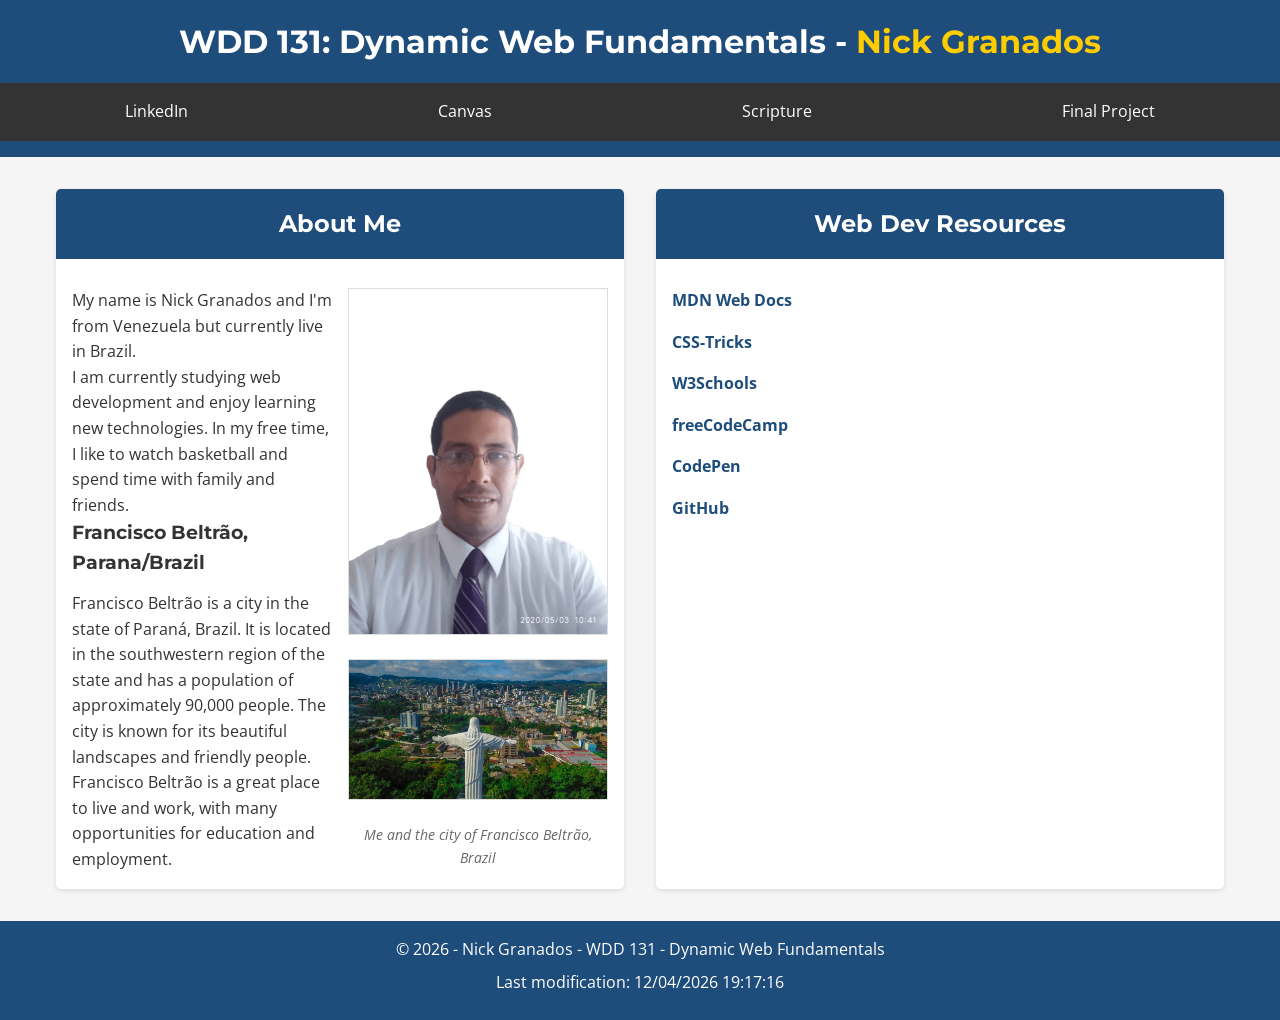
<file: index.html>
<!DOCTYPE html>
<html lang="en">
<head>
    <meta charset="UTF-8">
    <meta name="viewport" content="width=device-width, initial-scale=1.0">
    <title>WDD 131 – Dynamic Web Fundamentals - Nick Granados</title>
    <meta name="description" content="WDD 131 – Dynamic Web Fundamentals - Nick Granados - A collection of web development projects and resources">
    <meta name="author" content="Nick Granados">
    <link rel="stylesheet" href="styles/base.css">
    <link rel="preconnect" href="https://fonts.googleapis.com">
    <link rel="preconnect" href="https://fonts.gstatic.com" crossorigin>
    <link href="https://fonts.googleapis.com/css2?family=Montserrat:wght@400;700&family=Open+Sans&display=swap" rel="stylesheet">
    <script src="scripts/getdates.js" defer></script>
</head>
<body>
    <header>
        <h1>WDD 131: Dynamic Web Fundamentals - <span class="highlight">Nick Granados</span></h1>
        <nav>
            <a href="https://www.linkedin.com/in/nick-granados/" target="_blank">LinkedIn</a>
            <a href="https://byupw.instructure.com/" target="_blank">Canvas</a>
            <a href="https://www.churchofjesuschrist.org/study/scriptures/bofm/1-ne/3?lang=eng&id=p7#p7" target="_blank">Scripture</a>
            <a href="final-project/" target="_blank">Final Project</a>
        </nav>
    </header>
    <main>
        <section class="card">
            <h2>About Me</h2>
            <div class="card-content">
                <div class="text-content">
                    <p>My name is Nick Granados and I'm from Venezuela but currently live in Brazil.</p>
                    <p>I am currently studying web development and enjoy learning new technologies. In my free time, I like to watch basketball and spend time with family and friends.</p>

                    <h3>Francisco Beltrão, Parana/Brazil</h3>

                    <p>Francisco Beltrão is a city in the state of Paraná, Brazil. It is located in the southwestern region of the state and has a population of approximately 90,000 people. The city is known for its beautiful landscapes and friendly people. Francisco Beltrão is a great place to live and work, with many opportunities for education and employment.</p>
                </div>
                <div class="image-container">
                    <img src="images/profile.png" alt="Me">
                    <img src="images/fco-beltr.jpg" alt="My hometown/country">
                    <p class="caption">Me and the city of Francisco Beltrão, Brazil</p>
                </div>
            </div>
        </section>

        <section class="card">
            <h2>Web Dev Resources</h2>
            <div class="resource-links">
                <ul>
                    <li><a href="https://developer.mozilla.org/" target="_blank">MDN Web Docs</a></li>
                    <li><a href="https://css-tricks.com/" target="_blank">CSS-Tricks</a></li>
                    <li><a href="https://www.w3schools.com/" target="_blank">W3Schools</a></li>
                    <li><a href="https://www.freecodecamp.org/" target="_blank">freeCodeCamp</a></li>
                    <li><a href="https://codepen.io/" target="_blank">CodePen</a></li>
                    <li><a href="https://github.com/" target="_blank">GitHub</a></li>
                </ul>
            </div>
        </section>
    </main>
    <footer>
        &copy; <span id="currentyear"></span> - Nick Granados - WDD 131 - Dynamic Web Fundamentals
        <p id="lastModified"></p>
    </footer>
</body>
</html>
</file>
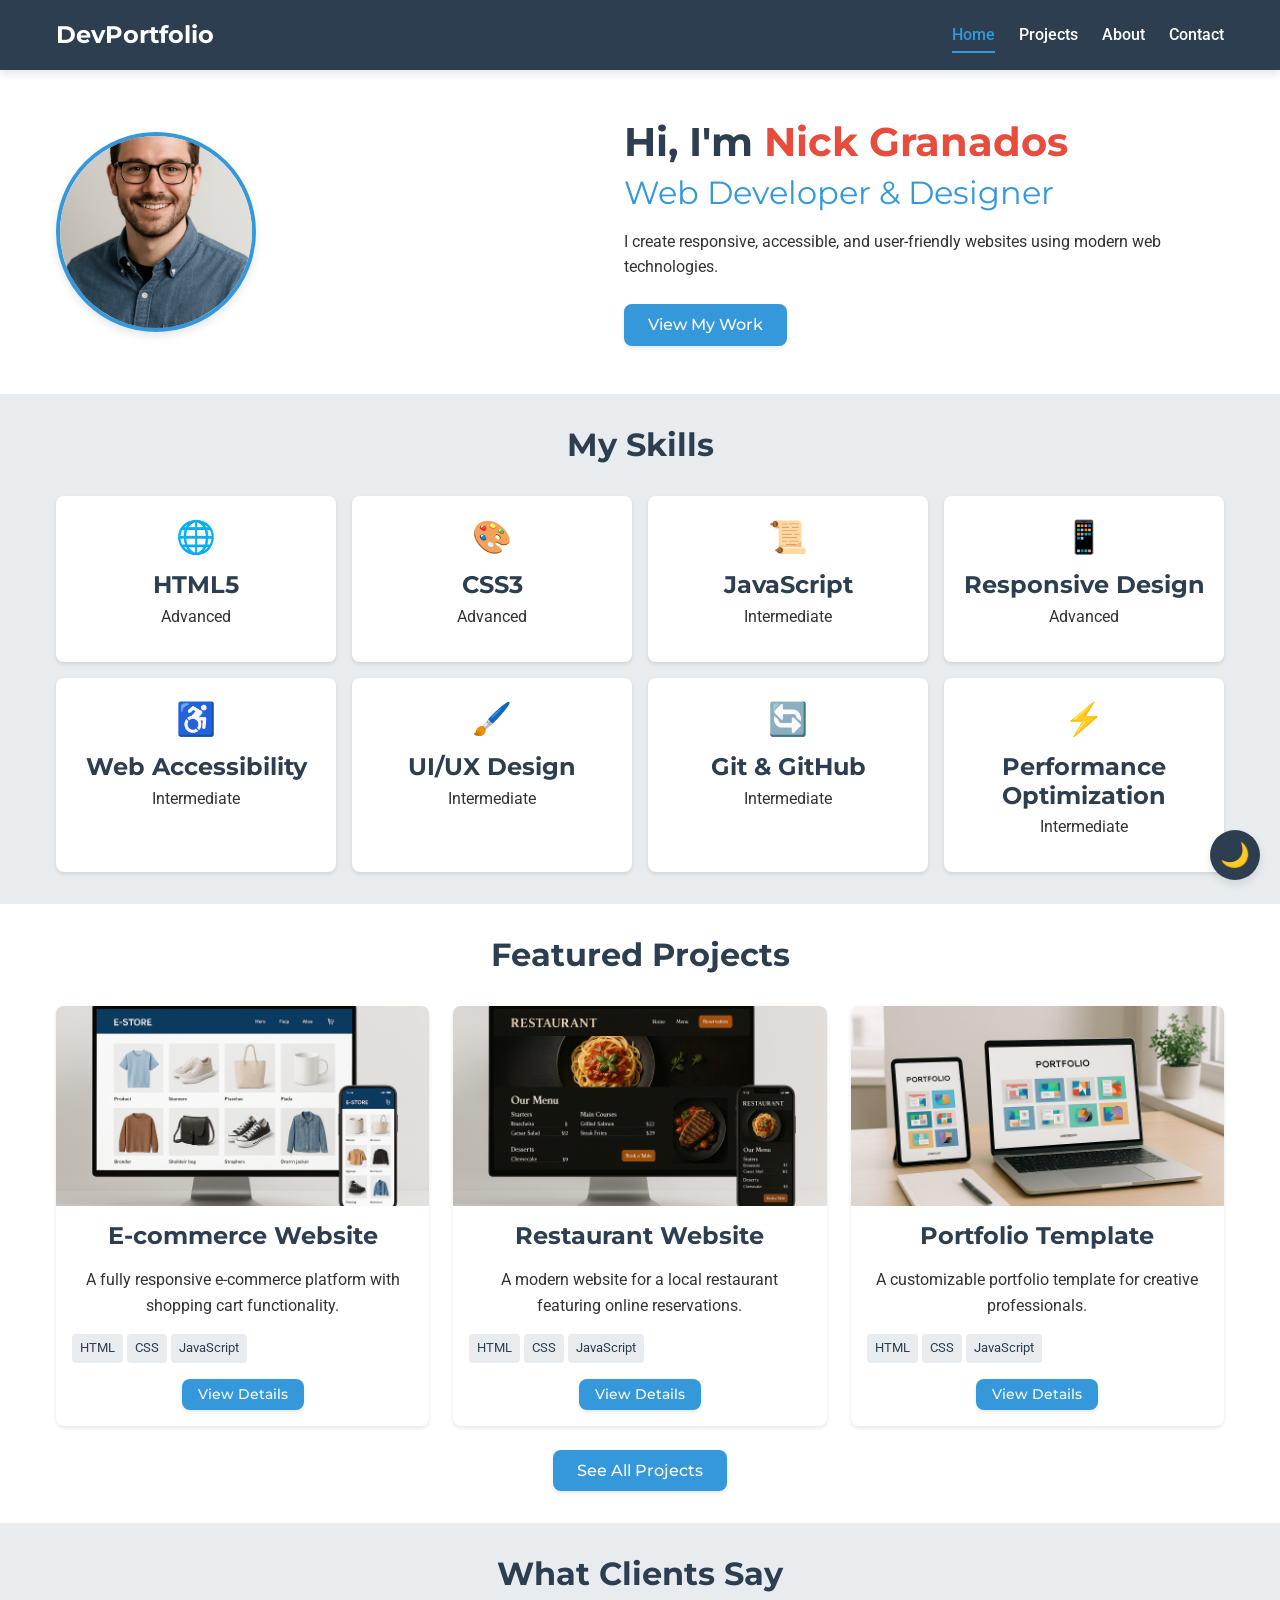
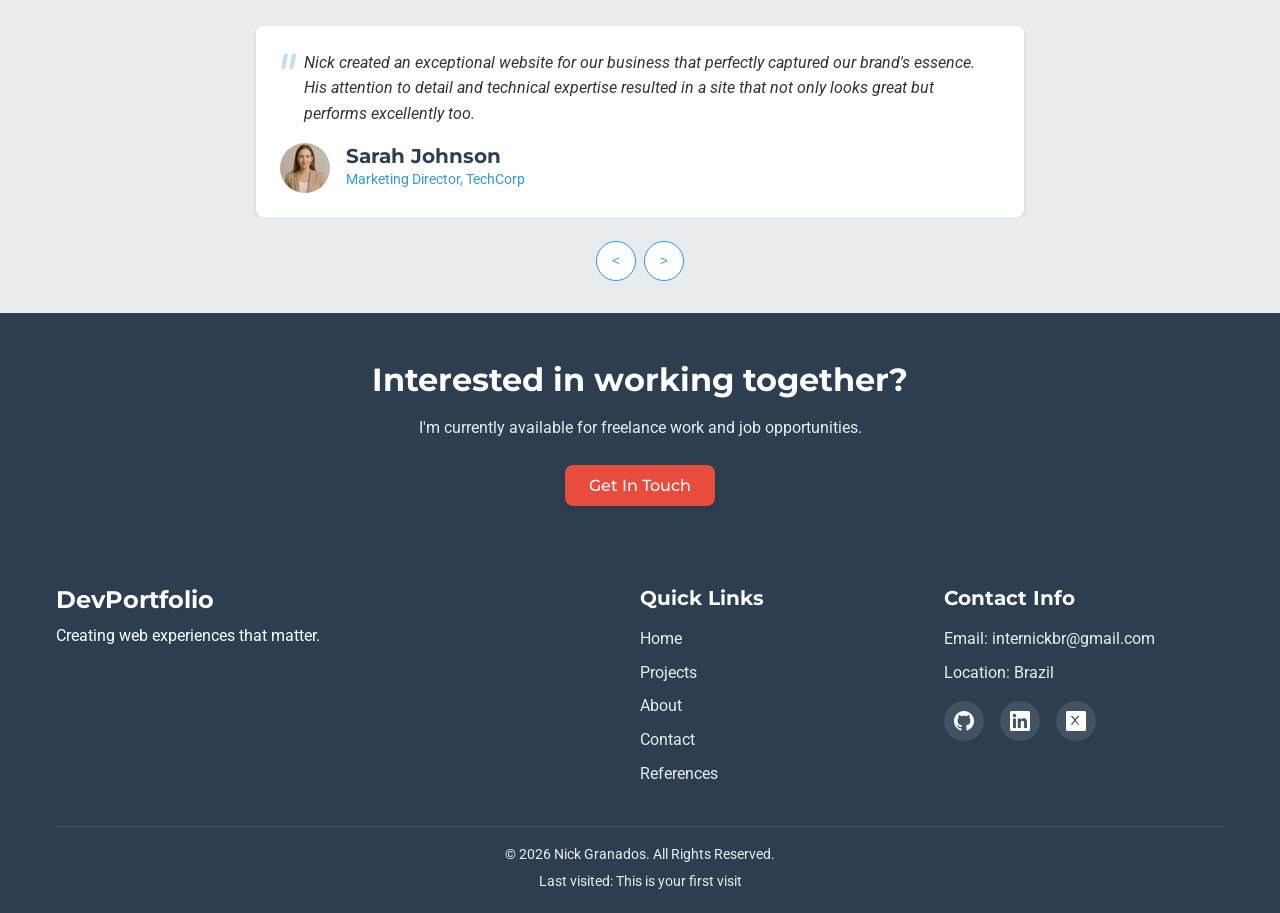
<file: nick-granados/index.html>
<!DOCTYPE html>
<html lang="en">
<head>
    <meta charset="UTF-8">
    <meta name="viewport" content="width=device-width, initial-scale=1.0">
    <meta name="description" content="Nick Granados - Web Developer Portfolio showcasing projects, skills, and experience">
    <title>Nick Granados | Web Developer Portfolio</title>
    <link rel="preconnect" href="https://fonts.googleapis.com">
    <link rel="preconnect" href="https://fonts.gstatic.com" crossorigin>
    <link href="https://fonts.googleapis.com/css2?family=Montserrat:wght@400;700&family=Roboto:wght@300;400;700&display=swap" rel="stylesheet">
    <link rel="stylesheet" href="css/styles.css">
    <script src="js/main.js" defer></script>
</head>
<body>
    <header>
        <div class="container">
            <div class="logo">
                <a href="index.html">DevPortfolio</a>
            </div>
            <nav>
                <button class="hamburger" id="hamburger">
                    <span class="bar"></span>
                    <span class="bar"></span>
                    <span class="bar"></span>
                </button>
                <ul class="nav-menu" id="nav-menu">
                    <li><a href="index.html" class="active">Home</a></li>
                    <li><a href="projects.html">Projects</a></li>
                    <li><a href="about.html">About</a></li>
                    <li><a href="contact.html">Contact</a></li>
                </ul>
            </nav>
        </div>
    </header>

    <main>
        <section class="hero">
            <div class="container">
                <div class="hero-content">
                    <div class="hero-image">
                        <img src="images/profile.png" alt="Nick Granados" loading="eager">
                    </div>
                    <div class="hero-text">
                        <h1>Hi, I'm <span class="accent">Nick Granados</span></h1>
                        <h2>Web Developer & Designer</h2>
                        <p>I create responsive, accessible, and user-friendly websites using modern web technologies.</p>
                        <a href="projects.html" class="btn">View My Work</a>
                    </div>
                </div>
            </div>
        </section>

        <section class="skills">
            <div class="container">
                <h2>My Skills</h2>
                <div class="skills-container" id="skills-container">
                    <!-- Skills will be added dynamically using JavaScript -->
                </div>
            </div>
        </section>

        <section class="featured-projects">
            <div class="container">
                <h2>Featured Projects</h2>
                <div class="project-cards">
                    <div class="project-card">
                        <img src="images/project1.png" alt="E-commerce Website Project" loading="lazy">
                        <h3>E-commerce Website</h3>
                        <p>A fully responsive e-commerce platform with shopping cart functionality.</p>
                        <div class="project-tags">
                            <span>HTML</span>
                            <span>CSS</span>
                            <span>JavaScript</span>
                        </div>
                        <a href="projects.html#project1" class="btn btn-sm">View Details</a>
                    </div>
                    <div class="project-card">
                        <img src="images/project2.png" alt="Restaurant Website Project" loading="lazy">
                        <h3>Restaurant Website</h3>
                        <p>A modern website for a local restaurant featuring online reservations.</p>
                        <div class="project-tags">
                            <span>HTML</span>
                            <span>CSS</span>
                            <span>JavaScript</span>
                        </div>
                        <a href="projects.html#project2" class="btn btn-sm">View Details</a>
                    </div>
                    <div class="project-card">
                        <img src="images/project3.png" alt="Portfolio Template Project" loading="lazy">
                        <h3>Portfolio Template</h3>
                        <p>A customizable portfolio template for creative professionals.</p>
                        <div class="project-tags">
                            <span>HTML</span>
                            <span>CSS</span>
                            <span>JavaScript</span>
                        </div>
                        <a href="projects.html#project3" class="btn btn-sm">View Details</a>
                    </div>
                </div>
                <div class="center-btn">
                    <a href="projects.html" class="btn">See All Projects</a>
                </div>
            </div>
        </section>

        <section class="testimonials">
            <div class="container">
                <h2>What Clients Say</h2>
                <div class="testimonial-slider" id="testimonial-slider">
                    <!-- Testimonials will be added dynamically using JavaScript -->
                </div>
                <div class="slider-controls">
                    <button id="prev-testimonial" aria-label="Previous testimonial">&lt;</button>
                    <button id="next-testimonial" aria-label="Next testimonial">&gt;</button>
                </div>
            </div>
        </section>

        <section class="cta">
            <div class="container">
                <h2>Interested in working together?</h2>
                <p>I'm currently available for freelance work and job opportunities.</p>
                <a href="contact.html" class="btn btn-accent">Get In Touch</a>
            </div>
        </section>
    </main>

    <footer>
        <div class="container">
            <div class="footer-content">
                <div class="footer-logo">
                    <h3>DevPortfolio</h3>
                    <p>Creating web experiences that matter.</p>
                </div>
                <div class="footer-links">
                    <h4>Quick Links</h4>
                    <ul>
                        <li><a href="index.html">Home</a></li>
                        <li><a href="projects.html">Projects</a></li>
                        <li><a href="about.html">About</a></li>
                        <li><a href="contact.html">Contact</a></li>
                        <li><a href="references.html">References</a></li>
                    </ul>
                </div>
                <div class="footer-contact">
                    <h4>Contact Info</h4>
                    <p>Email: internickbr@gmail.com</p>
                    <p>Location: Brazil</p>
                    <div class="social-links">
                        <a href="#" aria-label="GitHub profile"><img src="images/github.svg" alt="GitHub"></a>
                        <a href="#" aria-label="LinkedIn profile"><img src="images/linkedin.svg" alt="LinkedIn"></a>
                        <a href="#" aria-label="Twitter profile"><img src="images/twitter.svg" alt="Twitter"></a>
                    </div>
                </div>
            </div>
            <div class="footer-bottom">
                <p>&copy; <span id="current-year"></span> Nick Granados. All Rights Reserved.</p>
                <p>Last visited: <span id="last-visit"></span></p>
            </div>
        </div>
    </footer>

    <div id="theme-toggle" class="theme-toggle">
        <span class="theme-icon light-icon">☀️</span>
        <span class="theme-icon dark-icon">🌙</span>
    </div>
</body>
</html>
</file>
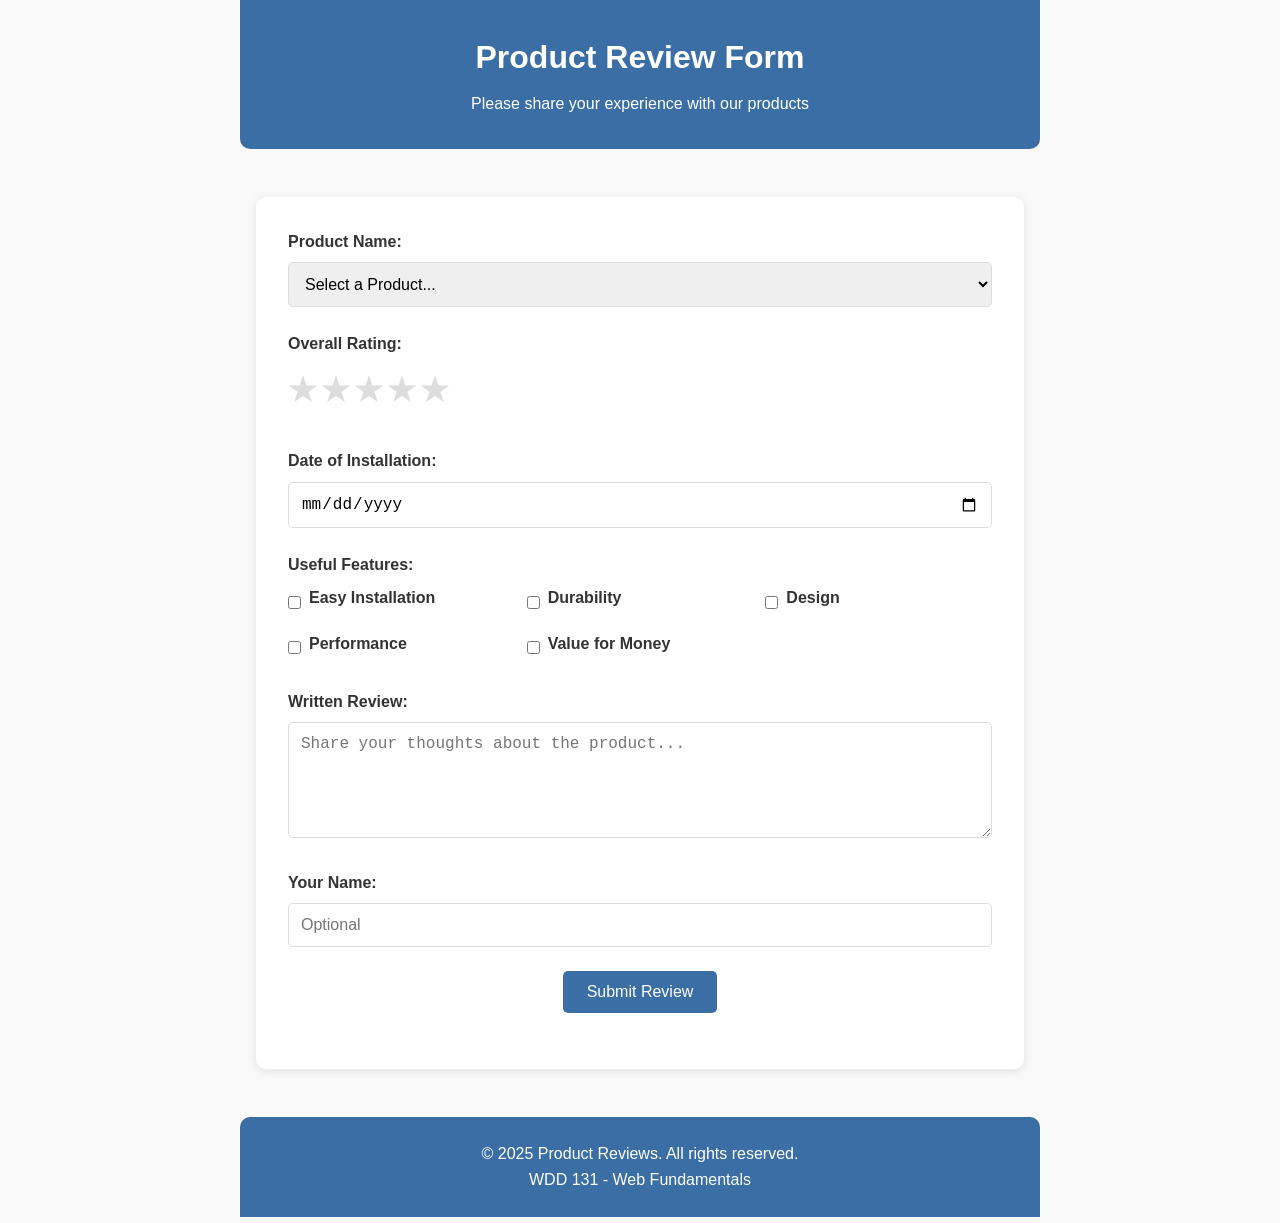
<file: form.html>
<!DOCTYPE html>
<html lang="en">
<head>
    <meta charset="UTF-8">
    <meta name="viewport" content="width=device-width, initial-scale=1.0">
    <meta name="description" content="Product Review Form">
    <meta name="author" content="Nick Granados">
    <link rel="stylesheet" href="css/styles.css">
    <title>Product Review Form</title>
</head>
<body>
    <header>
        <h1>Product Review Form</h1>
        <p>Please share your experience with our products</p>
    </header>
    <main>
        <form method="get" action="review.html">
            <div class="form-group">
                <label for="product">Product Name:</label>
                <select id="product" name="product" required>
                    <option value="" disabled selected>Select a Product...</option>
                    <!-- Options will be populated with JavaScript -->
                </select>
            </div>

            <div class="form-group">
                <label for="star5">Overall Rating:</label>
                <div class="rating">
                    <input type="radio" id="star5" name="rating" value="5" required>
                    <label for="star5" class="star-label">&#9733;</label>

                    <input type="radio" id="star4" name="rating" value="4">
                    <label for="star4" class="star-label">&#9733;</label>

                    <input type="radio" id="star3" name="rating" value="3">
                    <label for="star3" class="star-label">&#9733;</label>

                    <input type="radio" id="star2" name="rating" value="2">
                    <label for="star2" class="star-label">&#9733;</label>

                    <input type="radio" id="star1" name="rating" value="1">
                    <label for="star1" class="star-label">&#9733;</label>
                </div>
            </div>

            <div class="form-group">
                <label for="installDate">Date of Installation:</label>
                <input type="date" id="installDate" name="installDate" required>
            </div>

            <div class="form-group">
                <label for="feature1">Useful Features:</label>
                <div class="checkboxes">
                    <div class="checkbox-item">
                        <input type="checkbox" id="feature1" name="features" value="Easy Installation">
                        <label for="feature1">Easy Installation</label>
                    </div>
                    <div class="checkbox-item">
                        <input type="checkbox" id="feature2" name="features" value="Durability">
                        <label for="feature2">Durability</label>
                    </div>
                    <div class="checkbox-item">
                        <input type="checkbox" id="feature3" name="features" value="Design">
                        <label for="feature3">Design</label>
                    </div>
                    <div class="checkbox-item">
                        <input type="checkbox" id="feature4" name="features" value="Performance">
                        <label for="feature4">Performance</label>
                    </div>
                    <div class="checkbox-item">
                        <input type="checkbox" id="feature5" name="features" value="Value for Money">
                        <label for="feature5">Value for Money</label>
                    </div>
                </div>
            </div>

            <div class="form-group">
                <label for="review">Written Review:</label>
                <textarea id="review" name="review" rows="5" placeholder="Share your thoughts about the product..."></textarea>
            </div>

            <div class="form-group">
                <label for="username">Your Name:</label>
                <input type="text" id="username" name="username" placeholder="Optional">
            </div>

            <div class="form-group submit-group">
                <input type="submit" value="Submit Review" class="submit-btn">
            </div>
        </form>
    </main>
    <footer>
        <p>&copy; 2025 Product Reviews. All rights reserved.</p>
        <p>WDD 131 - Web Fundamentals</p>
    </footer>
    <script src="js/form.js"></script>
</body>
</html>
</file>
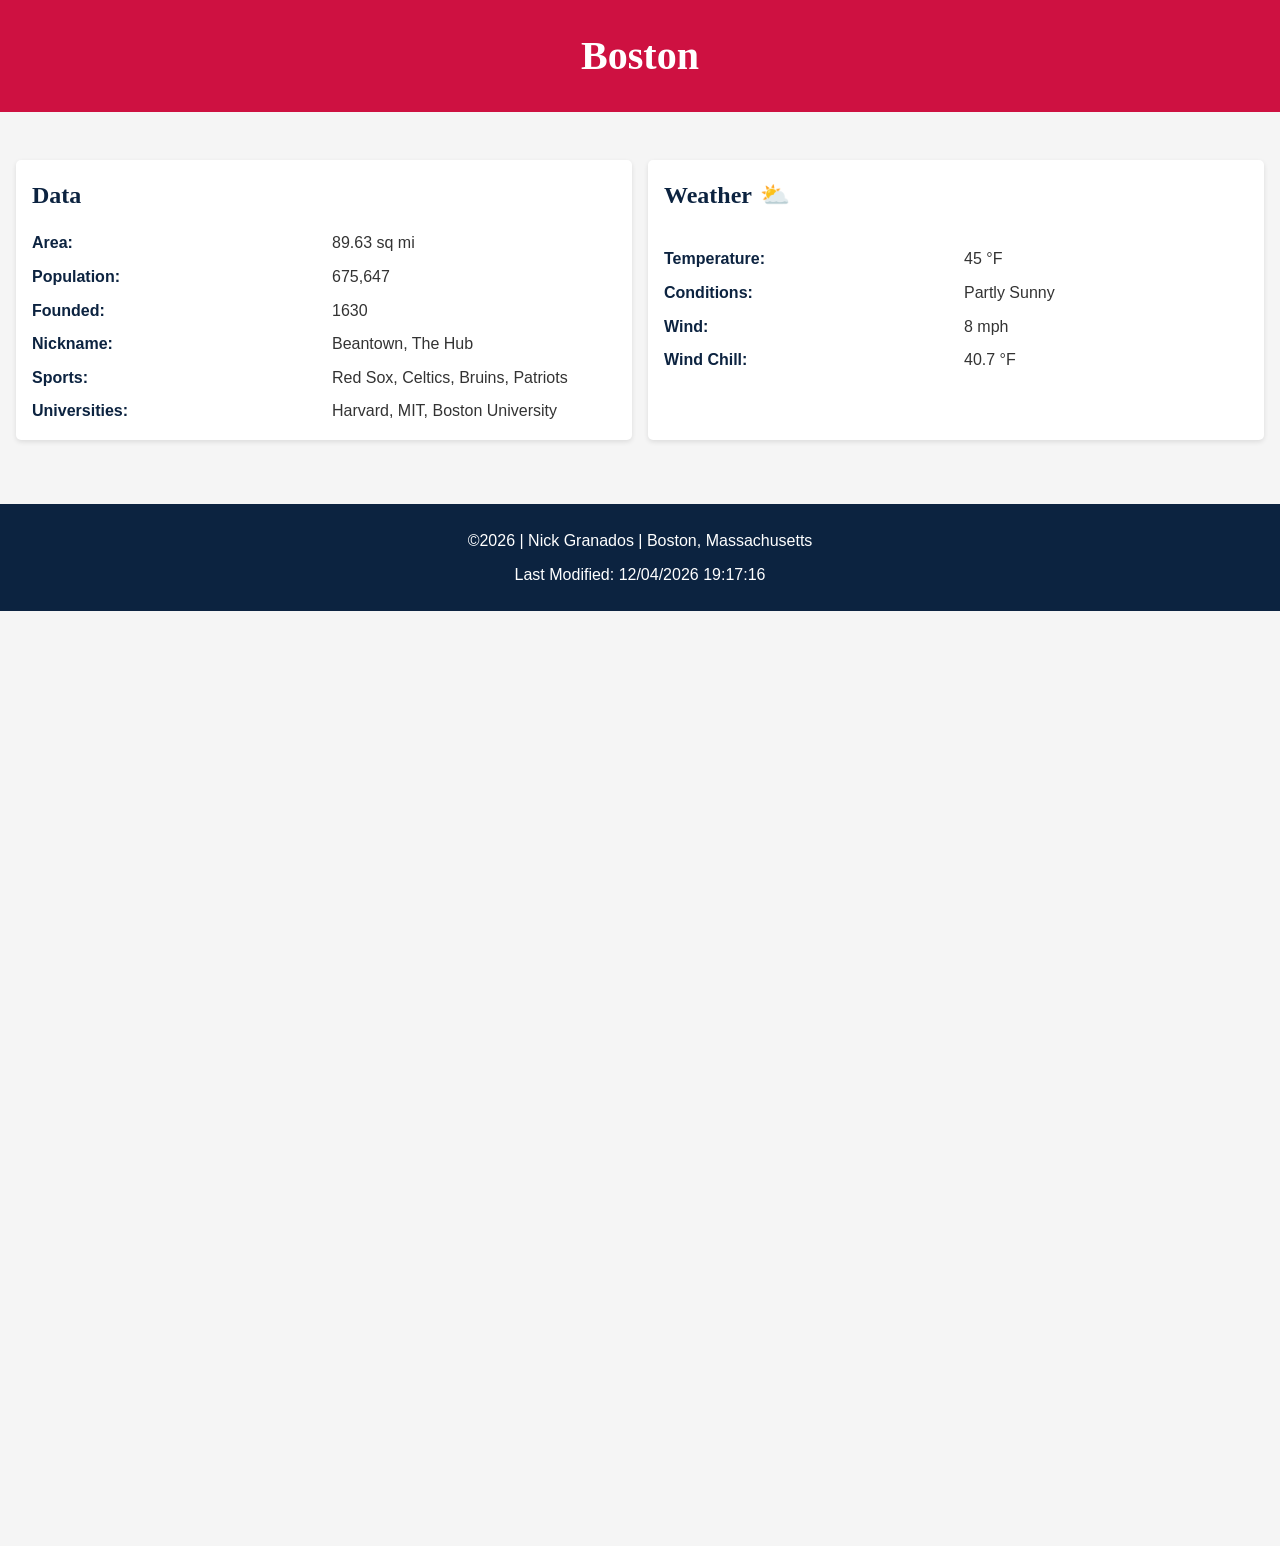
<file: place.html>
<!DOCTYPE html>
<html lang="en">
<head>
    <meta charset="UTF-8">
    <meta name="viewport" content="width=device-width, initial-scale=1.0">
    <title>Boston - The Hub of Massachusetts</title>
    <link rel="stylesheet" href="styles/place.css">
    <script src="scripts/place.js" defer></script>
</head>
<body>
    <header>
        <h1>Boston</h1>
    </header>

    <main>
        <div class="hero">
            <picture>
                <source media="(max-width: 600px)" srcset="images/boston-small.webp 600w" type="image/webp">
                <source media="(min-width: 601px)" srcset="images/boston-large.webp 1200w" type="image/webp">
                <img src="images/boston-large.webp" alt="Boston skyline with harbor view">
            </picture>
        </div>

        <section class="data-section">
            <h2>Data</h2>
            <div class="data-grid">
                <p>Area:</p><p>89.63 sq mi</p>
                <p>Population:</p><p>675,647</p>
                <p>Founded:</p><p>1630</p>
                <p>Nickname:</p><p>Beantown, The Hub</p>
                <p>Sports:</p><p>Red Sox, Celtics, Bruins, Patriots</p>
                <p>Universities:</p><p>Harvard, MIT, Boston University</p>
            </div>
        </section>

        <section class="weather-section">
            <h2>Weather</h2>
            <div class="weather-icon">
                <svg class="mobile-icon" xmlns="http://www.w3.org/2000/svg" width="48" height="48" viewBox="0 0 24 24">
                    <path d="M4.069 13h-4.069v-2h4.069c-.041.328-.069.661-.069 1s.028.672.069 1zm3.034-7.312l-2.881-2.881-1.414 1.414 2.881 2.881c.411-.529.885-1.003 1.414-1.414zm11.209 1.414l2.881-2.881-1.414-1.414-2.881 2.881c.528.411 1.002.886 1.414 1.414zm-6.312-3.102c.339 0 .672.028 1 .069v-4.069h-2v4.069c.328-.041.661-.069 1-.069zm0 16c-.339 0-.672-.028-1-.069v4.069h2v-4.069c-.328.041-.661.069-1 .069zm7.931-9c.041.328.069.661.069 1s-.028.672-.069 1h4.069v-2h-4.069zm-3.033 7.312l2.88 2.88 1.415-1.414-2.88-2.88c-.412.528-.886 1.002-1.415 1.414zm-11.21-1.415l-2.88 2.88 1.414 1.414 2.88-2.88c-.528-.411-1.003-.885-1.414-1.414zm2.312-4.897c0 2.206 1.794 4 4 4s4-1.794 4-4-1.794-4-4-4-4 1.794-4 4zm10 0c0 3.314-2.686 6-6 6s-6-2.686-6-6 2.686-6 6-6 6 2.686 6 6z"/>
                </svg>
            </div>
            <div class="weather-data">
                <p>Temperature:</p><p>45 °F</p>
                <p>Conditions:</p><p>Partly Sunny</p>
                <p>Wind:</p><p>8 mph</p>
                <p>Wind Chill:</p><p id="windchill">Calculating...</p>
            </div>
        </section>
    </main>

    <footer>
        <p>&copy;<span id="year"></span> | Nick Granados | Boston, Massachusetts</p>
        <p>Last Modified: <span id="lastModified"></span></p>
    </footer>
</body>
</html>
</file>
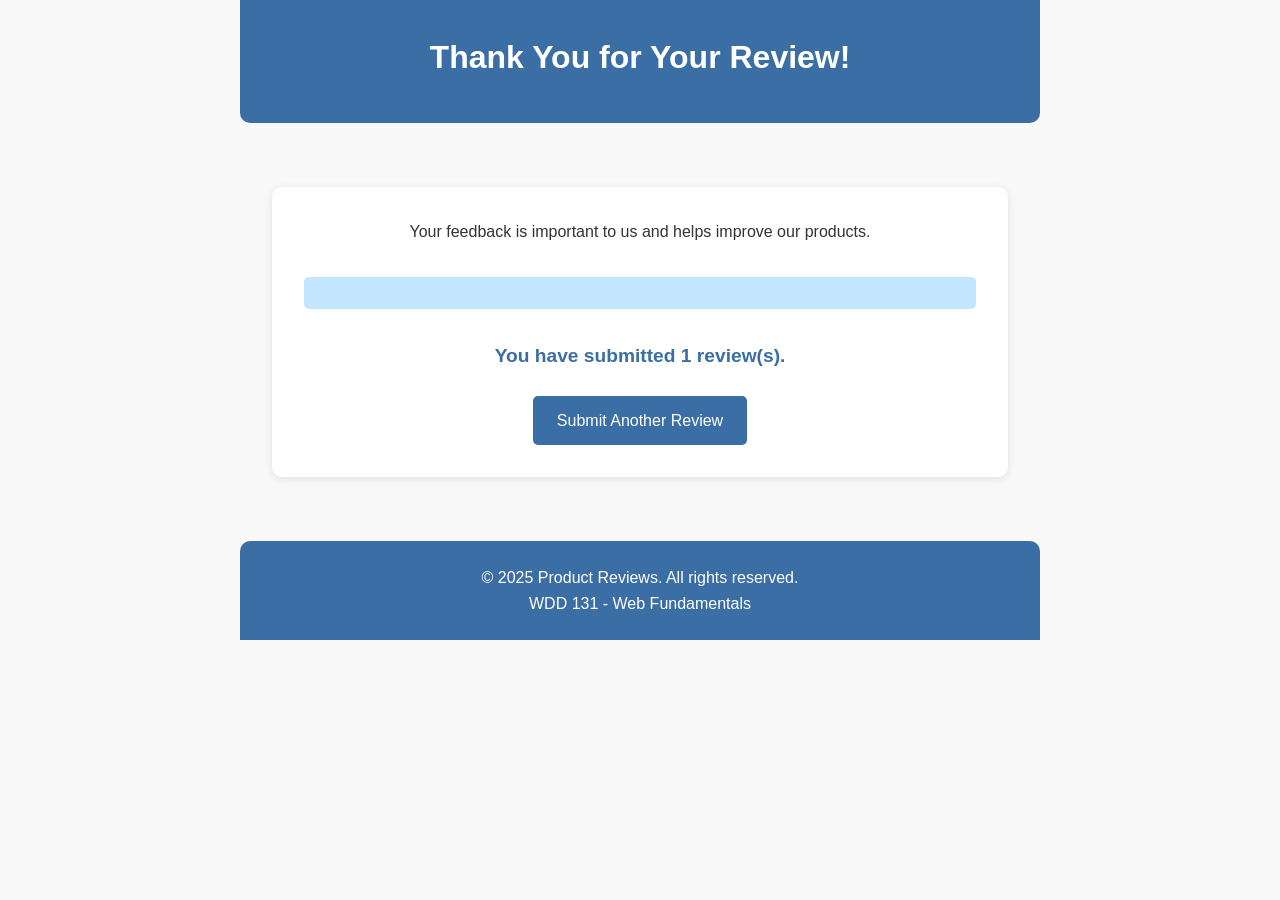
<file: review.html>
<!DOCTYPE html>
<html lang="en">
<head>
    <meta charset="UTF-8">
    <meta name="viewport" content="width=device-width, initial-scale=1.0">
    <meta name="description" content="Product Review Confirmation">
    <meta name="author" content="Nick Granados">
    <link rel="stylesheet" href="css/styles.css">
    <title>Review Confirmation</title>
</head>
<body>
    <header>
        <h1>Thank You for Your Review!</h1>
    </header>
    <main class="confirmation">
        <div class="confirmation-content">
            <p>Your feedback is important to us and helps improve our products.</p>
            <div id="reviewDetails">
                <!-- Review details will be inserted here by JavaScript -->
            </div>
            <div class="counter-section">
                <p>You have submitted <span id="reviewCount">0</span> review(s).</p>
            </div>
            <div class="return-link">
                <a href="form.html" class="button">Submit Another Review</a>
            </div>
        </div>
    </main>
    <footer>
        <p>&copy; 2025 Product Reviews. All rights reserved.</p>
        <p>WDD 131 - Web Fundamentals</p>
    </footer>
    <script src="js/review.js"></script>
</body>
</html>
</file>
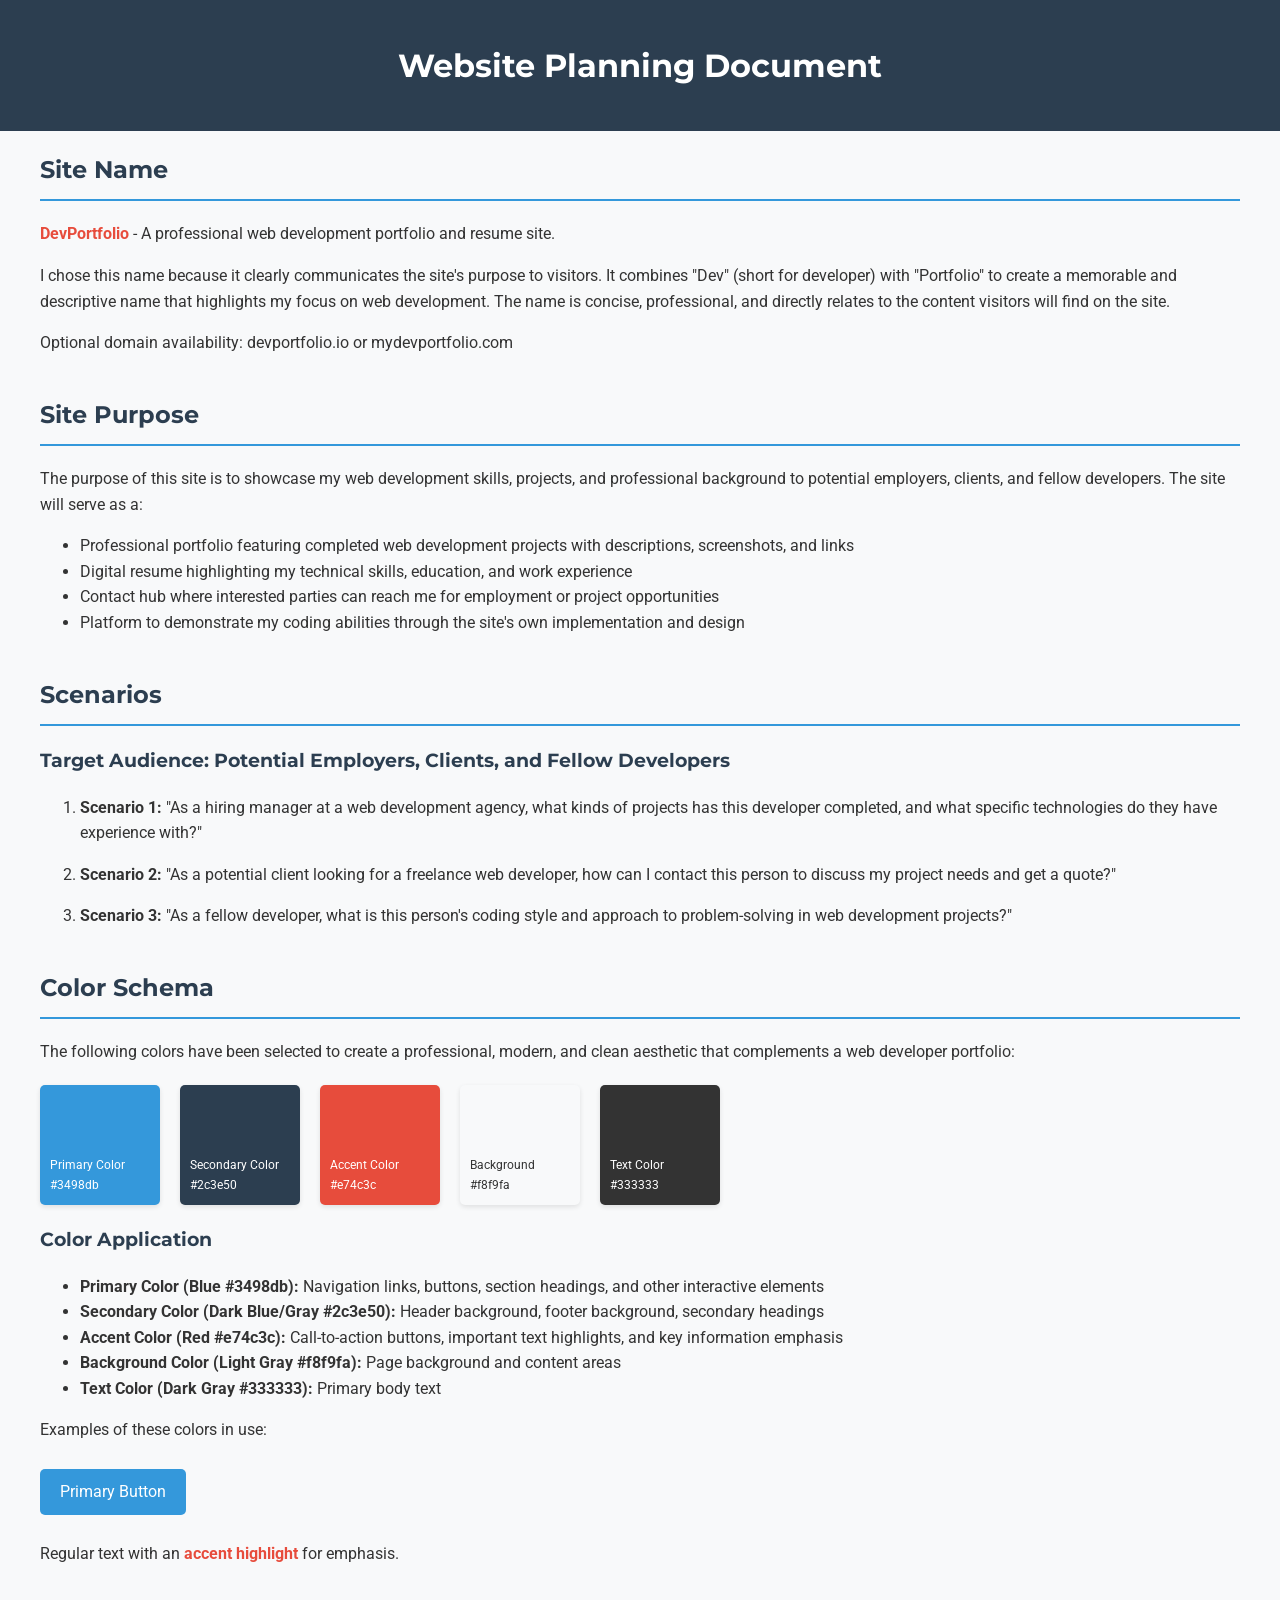
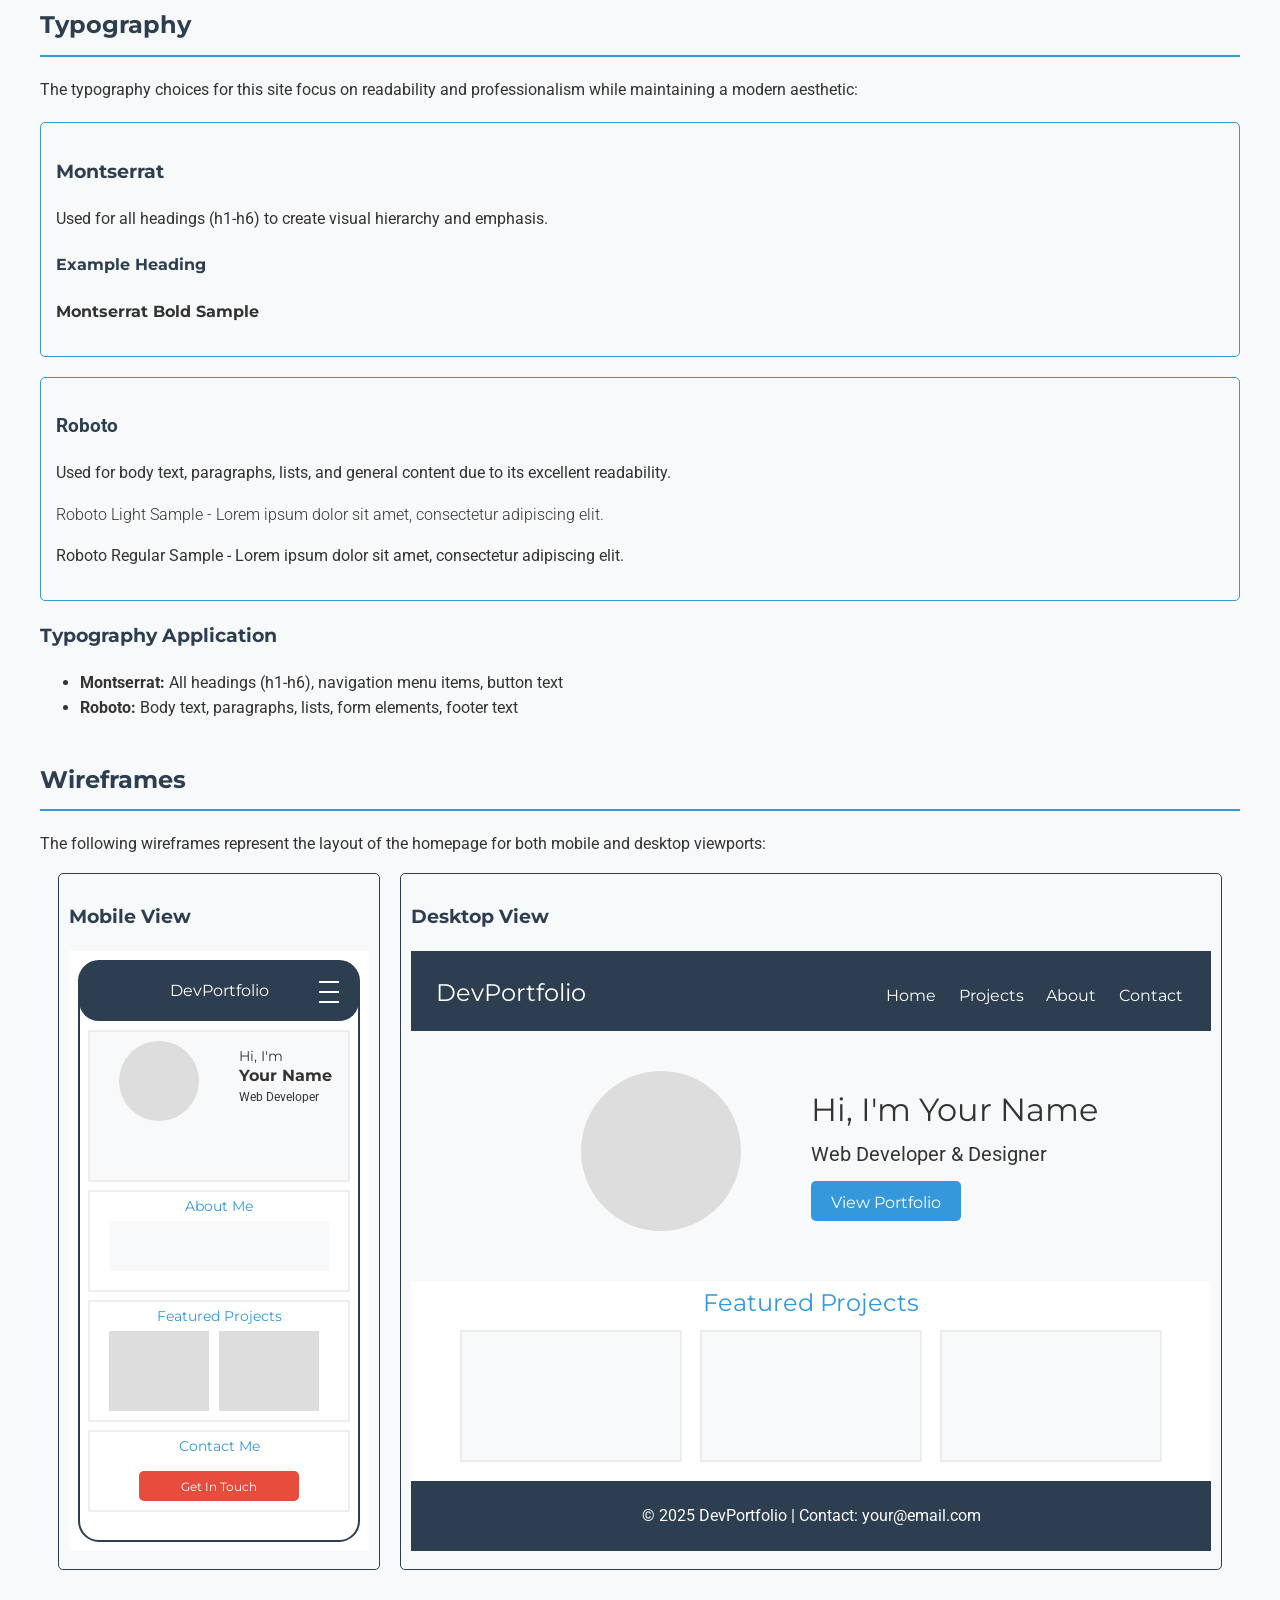
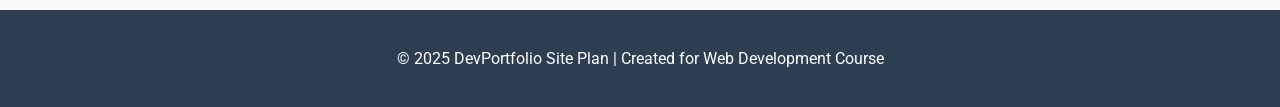
<file: siteplan.html>
<!DOCTYPE html>
<html lang="en">
<head>
    <meta charset="UTF-8">
    <meta name="viewport" content="width=device-width, initial-scale=1.0">
    <title>Portfolio Site Plan</title>
    <link rel="preconnect" href="https://fonts.googleapis.com">
    <link rel="preconnect" href="https://fonts.gstatic.com" crossorigin>
    <link href="https://fonts.googleapis.com/css2?family=Montserrat:wght@400;700&family=Roboto:wght@300;400;700&display=swap" rel="stylesheet">
    <style>
        /* Color Schema */
        :root {
            --primary-color: #3498db; /* Blue */
            --secondary-color: #2c3e50; /* Dark Blue/Gray */
            --accent-color: #e74c3c; /* Red */
            --background-color: #f8f9fa; /* Light Gray */
            --text-color: #333333; /* Dark Gray */
        }

        /* Typography */
        body {
            font-family: 'Roboto', sans-serif;
            line-height: 1.6;
            color: var(--text-color);
            background-color: var(--background-color);
            margin: 0;
            padding: 0;
        }

        h1, h2, h3, h4, h5, h6 {
            font-family: 'Montserrat', sans-serif;
            color: var(--secondary-color);
        }

        h1 {
            text-align: center;
            color: var(--primary-color);
            padding: 20px 0;
            margin-top: 0;
        }

        h2 {
            border-bottom: 2px solid var(--primary-color);
            padding-bottom: 10px;
        }

        /* Layout */
        .container {
            max-width: 1200px;
            margin: 0 auto;
            padding: 0 20px;
        }

        header {
            background-color: var(--secondary-color);
            color: white;
            padding: 20px 0;
            text-align: center;
        }

        header h1 {
            color: white;
            margin: 0;
        }

        main {
            padding: 20px 0;
        }

        section {
            margin-bottom: 40px;
        }

        /* Wireframes */
        .wireframes {
            display: flex;
            flex-wrap: wrap;
            gap: 20px;
            justify-content: center;
        }

        .wireframe {
            border: 1px solid var(--secondary-color);
            border-radius: 5px;
            padding: 10px;
            max-width: 100%;
        }

        .wireframe img {
            max-width: 100%;
            height: auto;
        }

        /* Color Swatches */
        .color-swatches {
            display: flex;
            flex-wrap: wrap;
            gap: 20px;
            margin: 20px 0;
        }

        .color-swatch {
            width: 100px;
            height: 100px;
            border-radius: 5px;
            box-shadow: 0 2px 5px rgba(0,0,0,0.1);
            display: flex;
            flex-direction: column;
            justify-content: flex-end;
            padding: 10px;
            color: white;
            font-size: 12px;
        }

        /* Font Samples */
        .font-sample {
            margin: 20px 0;
            padding: 15px;
            border: 1px solid var(--primary-color);
            border-radius: 5px;
        }

        /* Accent Elements */
        .accent {
            color: var(--accent-color);
            font-weight: bold;
        }

        /* Button Styling */
        .btn {
            display: inline-block;
            background-color: var(--primary-color);
            color: white;
            padding: 10px 20px;
            border-radius: 5px;
            text-decoration: none;
            margin: 10px 0;
            transition: background-color 0.3s;
        }

        .btn:hover {
            background-color: var(--secondary-color);
        }
    </style>
</head>
<body>
    <header>
        <div class="container">
            <h1>Website Planning Document</h1>
        </div>
    </header>

    <main class="container">
        <section id="site-name">
            <h2>Site Name</h2>
            <p><strong class="accent">DevPortfolio</strong> - A professional web development portfolio and resume site.</p>
            <p>I chose this name because it clearly communicates the site's purpose to visitors. It combines "Dev" (short for developer) with "Portfolio" to create a memorable and descriptive name that highlights my focus on web development. The name is concise, professional, and directly relates to the content visitors will find on the site.</p>
            <p>Optional domain availability: devportfolio.io or mydevportfolio.com</p>
        </section>

        <section id="site-purpose">
            <h2>Site Purpose</h2>
            <p>The purpose of this site is to showcase my web development skills, projects, and professional background to potential employers, clients, and fellow developers. The site will serve as a:</p>
            <ul>
                <li>Professional portfolio featuring completed web development projects with descriptions, screenshots, and links</li>
                <li>Digital resume highlighting my technical skills, education, and work experience</li>
                <li>Contact hub where interested parties can reach me for employment or project opportunities</li>
                <li>Platform to demonstrate my coding abilities through the site's own implementation and design</li>
            </ul>
        </section>

        <section id="scenarios">
            <h2>Scenarios</h2>
            <h3>Target Audience: Potential Employers, Clients, and Fellow Developers</h3>
            <ol>
                <li>
                    <p><strong>Scenario 1:</strong> "As a hiring manager at a web development agency, what kinds of projects has this developer completed, and what specific technologies do they have experience with?"</p>
                </li>
                <li>
                    <p><strong>Scenario 2:</strong> "As a potential client looking for a freelance web developer, how can I contact this person to discuss my project needs and get a quote?"</p>
                </li>
                <li>
                    <p><strong>Scenario 3:</strong> "As a fellow developer, what is this person's coding style and approach to problem-solving in web development projects?"</p>
                </li>
            </ol>
        </section>

        <section id="color-schema">
            <h2>Color Schema</h2>
            <p>The following colors have been selected to create a professional, modern, and clean aesthetic that complements a web developer portfolio:</p>

            <div class="color-swatches">
                <div class="color-swatch" style="background-color: #3498db;">
                    Primary Color<br>#3498db
                </div>
                <div class="color-swatch" style="background-color: #2c3e50;">
                    Secondary Color<br>#2c3e50
                </div>
                <div class="color-swatch" style="background-color: #e74c3c;">
                    Accent Color<br>#e74c3c
                </div>
                <div class="color-swatch" style="background-color: #f8f9fa; color: #333;">
                    Background<br>#f8f9fa
                </div>
                <div class="color-swatch" style="background-color: #333333;">
                    Text Color<br>#333333
                </div>
            </div>

            <h3>Color Application</h3>
            <ul>
                <li><strong>Primary Color (Blue #3498db):</strong> Navigation links, buttons, section headings, and other interactive elements</li>
                <li><strong>Secondary Color (Dark Blue/Gray #2c3e50):</strong> Header background, footer background, secondary headings</li>
                <li><strong>Accent Color (Red #e74c3c):</strong> Call-to-action buttons, important text highlights, and key information emphasis</li>
                <li><strong>Background Color (Light Gray #f8f9fa):</strong> Page background and content areas</li>
                <li><strong>Text Color (Dark Gray #333333):</strong> Primary body text</li>
            </ul>

            <p>Examples of these colors in use:</p>
            <a href="#" class="btn">Primary Button</a>
            <p>Regular text with an <span class="accent">accent highlight</span> for emphasis.</p>
        </section>

        <section id="typography">
            <h2>Typography</h2>
            <p>The typography choices for this site focus on readability and professionalism while maintaining a modern aesthetic:</p>

            <div class="font-sample">
                <h3 style="font-family: 'Montserrat', sans-serif;">Montserrat</h3>
                <p>Used for all headings (h1-h6) to create visual hierarchy and emphasis.</p>
                <h4 style="font-family: 'Montserrat', sans-serif;">Example Heading</h4>
                <p style="font-family: 'Montserrat', sans-serif; font-weight: 700;">Montserrat Bold Sample</p>
            </div>

            <div class="font-sample">
                <h3 style="font-family: 'Roboto', sans-serif;">Roboto</h3>
                <p>Used for body text, paragraphs, lists, and general content due to its excellent readability.</p>
                <p style="font-family: 'Roboto', sans-serif; font-weight: 300;">Roboto Light Sample - Lorem ipsum dolor sit amet, consectetur adipiscing elit.</p>
                <p style="font-family: 'Roboto', sans-serif; font-weight: 400;">Roboto Regular Sample - Lorem ipsum dolor sit amet, consectetur adipiscing elit.</p>
            </div>

            <h3>Typography Application</h3>
            <ul>
                <li><strong>Montserrat:</strong> All headings (h1-h6), navigation menu items, button text</li>
                <li><strong>Roboto:</strong> Body text, paragraphs, lists, form elements, footer text</li>
            </ul>
        </section>

        <section id="wireframes">
            <h2>Wireframes</h2>
            <p>The following wireframes represent the layout of the homepage for both mobile and desktop viewports:</p>

            <div class="wireframes">
                <div class="wireframe">
                    <h3>Mobile View</h3>
                    <svg xmlns="http://www.w3.org/2000/svg" viewBox="0 0 300 600" style="background-color: white; width: 300px; height: 600px;">
                        <!-- Mobile device outline -->
                        <rect x="10" y="10" width="280" height="580" rx="20" ry="20" fill="white" stroke="#2c3e50" stroke-width="2"/>

                        <!-- Header -->
                        <rect x="10" y="10" width="280" height="60" fill="#2c3e50" rx="20" ry="20"/>
                        <text x="150" y="45" text-anchor="middle" fill="white" font-family="Montserrat, sans-serif" font-size="16">DevPortfolio</text>

                        <!-- Mobile Menu Icon -->
                        <rect x="250" y="30" width="20" height="2" fill="white"/>
                        <rect x="250" y="40" width="20" height="2" fill="white"/>
                        <rect x="250" y="50" width="20" height="2" fill="white"/>

                        <!-- Hero Section -->
                        <rect x="20" y="80" width="260" height="150" fill="#f8f9fa" stroke="#ddd" stroke-width="1"/>
                        <circle cx="90" cy="130" r="40" fill="#ddd"/>
                        <text x="170" y="110" text-anchor="start" fill="#333" font-family="Montserrat, sans-serif" font-size="14">Hi, I'm</text>
                        <text x="170" y="130" text-anchor="start" fill="#333" font-family="Montserrat, sans-serif" font-weight="bold" font-size="16">Your Name</text>
                        <text x="170" y="150" text-anchor="start" fill="#333" font-family="Roboto, sans-serif" font-size="12">Web Developer</text>

                        <!-- About Section -->
                        <rect x="20" y="240" width="260" height="100" fill="white" stroke="#ddd" stroke-width="1"/>
                        <text x="150" y="260" text-anchor="middle" fill="#3498db" font-family="Montserrat, sans-serif" font-size="14">About Me</text>
                        <rect x="40" y="270" width="220" height="50" fill="#f8f9fa"/>

                        <!-- Projects Section -->
                        <rect x="20" y="350" width="260" height="120" fill="white" stroke="#ddd" stroke-width="1"/>
                        <text x="150" y="370" text-anchor="middle" fill="#3498db" font-family="Montserrat, sans-serif" font-size="14">Featured Projects</text>
                        <rect x="40" y="380" width="100" height="80" fill="#ddd"/>
                        <rect x="150" y="380" width="100" height="80" fill="#ddd"/>

                        <!-- Contact Section -->
                        <rect x="20" y="480" width="260" height="80" fill="white" stroke="#ddd" stroke-width="1"/>
                        <text x="150" y="500" text-anchor="middle" fill="#3498db" font-family="Montserrat, sans-serif" font-size="14">Contact Me</text>
                        <rect x="70" y="520" width="160" height="30" rx="5" ry="5" fill="#e74c3c"/>
                        <text x="150" y="540" text-anchor="middle" fill="white" font-family="Montserrat, sans-serif" font-size="12">Get In Touch</text>
                    </svg>
                </div>

                <div class="wireframe">
                    <h3>Desktop View</h3>
                    <svg xmlns="http://www.w3.org/2000/svg" viewBox="0 0 800 600" style="background-color: white; width: 800px; height: 600px;">
                        <!-- Header -->
                        <rect x="0" y="0" width="800" height="80" fill="#2c3e50"/>
                        <text x="100" y="50" text-anchor="middle" fill="white" font-family="Montserrat, sans-serif" font-size="24">DevPortfolio</text>

                        <!-- Navigation -->
                        <text x="500" y="50" text-anchor="middle" fill="white" font-family="Montserrat, sans-serif" font-size="16">Home</text>
                        <text x="580" y="50" text-anchor="middle" fill="white" font-family="Montserrat, sans-serif" font-size="16">Projects</text>
                        <text x="660" y="50" text-anchor="middle" fill="white" font-family="Montserrat, sans-serif" font-size="16">About</text>
                        <text x="740" y="50" text-anchor="middle" fill="white" font-family="Montserrat, sans-serif" font-size="16">Contact</text>

                        <!-- Hero Section -->
                        <rect x="0" y="80" width="800" height="250" fill="#f8f9fa"/>
                        <circle cx="250" cy="200" r="80" fill="#ddd"/>
                        <text x="400" y="170" text-anchor="start" fill="#333" font-family="Montserrat, sans-serif" font-size="32">Hi, I'm Your Name</text>
                        <text x="400" y="210" text-anchor="start" fill="#333" font-family="Roboto, sans-serif" font-size="20">Web Developer & Designer</text>
                        <rect x="400" y="230" width="150" height="40" rx="5" ry="5" fill="#3498db"/>
                        <text x="475" y="257" text-anchor="middle" fill="white" font-family="Montserrat, sans-serif" font-size="16">View Portfolio</text>

                        <!-- Projects Section -->
                        <rect x="0" y="330" width="800" height="200" fill="white"/>
                        <text x="400" y="360" text-anchor="middle" fill="#3498db" font-family="Montserrat, sans-serif" font-size="24">Featured Projects</text>

                        <!-- Project Cards -->
                        <rect x="50" y="380" width="220" height="130" fill="#f8f9fa" stroke="#ddd" stroke-width="1"/>
                        <rect x="290" y="380" width="220" height="130" fill="#f8f9fa" stroke="#ddd" stroke-width="1"/>
                        <rect x="530" y="380" width="220" height="130" fill="#f8f9fa" stroke="#ddd" stroke-width="1"/>

                        <!-- Footer/Contact -->
                        <rect x="0" y="530" width="800" height="70" fill="#2c3e50"/>
                        <text x="400" y="570" text-anchor="middle" fill="white" font-family="Roboto, sans-serif" font-size="16">© 2025 DevPortfolio | Contact: your@email.com</text>
                    </svg>
                </div>
            </div>
        </section>
    </main>

    <footer style="background-color: var(--secondary-color); color: white; text-align: center; padding: 20px 0; margin-top: 40px;">
        <div class="container">
            <p>© 2025 DevPortfolio Site Plan | Created for Web Development Course</p>
        </div>
    </footer>
</body>
</html>
</file>
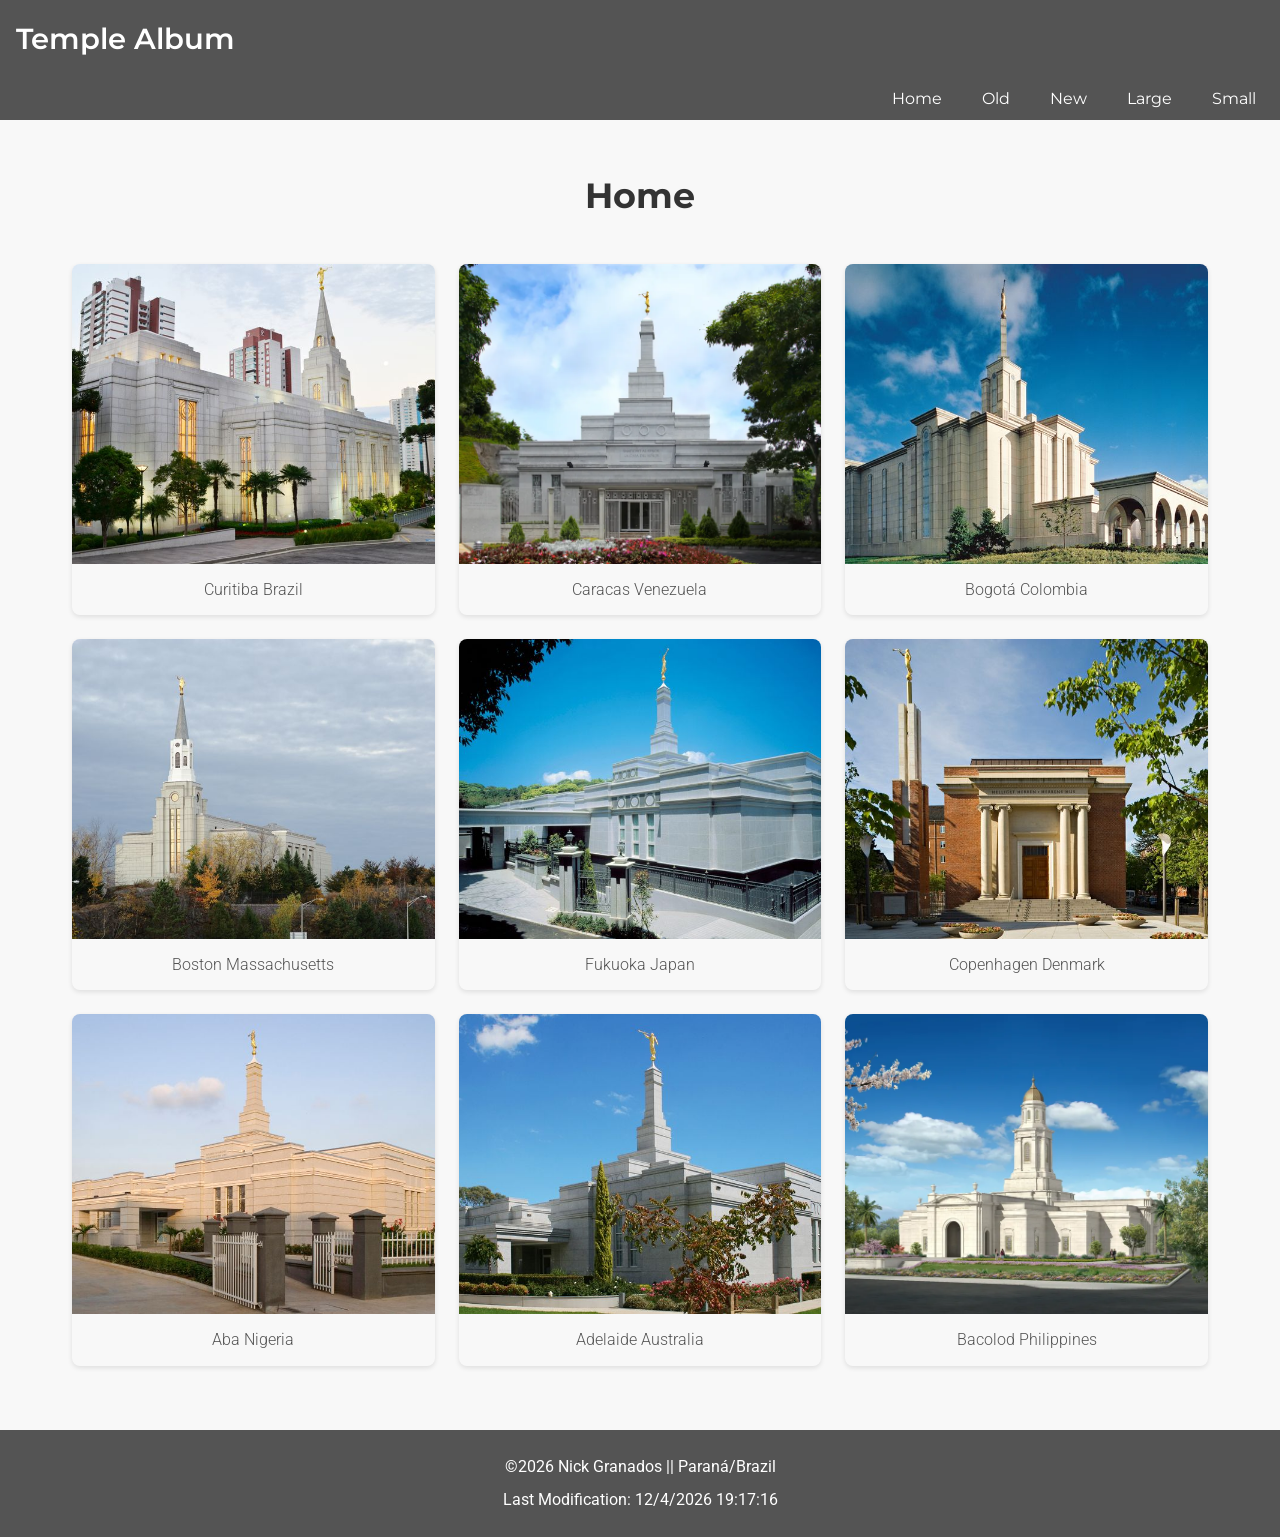
<file: temples.html>
<!DOCTYPE html>
<html lang="en">
<head>
    <meta charset="UTF-8">
    <meta name="viewport" content="width=device-width, initial-scale=1.0">
    <meta name="description" content="Temple Album - A collection of beautiful temple images">
    <meta name="author" content="Nick Granados">
    <title>Temple Album</title>
    <link rel="preconnect" href="https://fonts.googleapis.com">
    <link rel="preconnect" href="https://fonts.gstatic.com" crossorigin>
    <link href="https://fonts.googleapis.com/css2?family=Montserrat:wght@400;600&family=Roboto:wght@300;400;700&display=swap" rel="stylesheet">
    <link rel="stylesheet" href="styles/temples.css">
    <link rel="stylesheet" href="styles/temples-large.css" media="(min-width: 768px)">
    <script src="scripts/temples.js" defer></script>
</head>
<body>
    <header>
        <div class="header-content">
            <h2>Temple Album</h2>
            <div class="menu-toggle">
                <span class="hamburger">&#9776;</span>
                <span class="close">&#10005;</span>
            </div>
        </div>
        <nav>
            <ul>
                <li><a href="#home">Home</a></li>
                <li><a href="#old">Old</a></li>
                <li><a href="#new">New</a></li>
                <li><a href="#large">Large</a></li>
                <li><a href="#small">Small</a></li>
            </ul>
        </nav>
    </header>
    <main>
        <h1>Home</h1>
        <div class="temple-grid">
            <figure>
                <img src="images/curitiba_brazil_temple.jpeg" alt="Curitiba Temple">
                <figcaption>Curitiba Brazil</figcaption>
            </figure>
            <figure>
                <img src="images/caracas_venezuela_temple.jpeg" alt="Caracas Venezuela Temple">
                <figcaption>Caracas Venezuela</figcaption>
            </figure>
            <figure>
                <img src="images/bogota_colombia_temple.jpeg" alt="Bogotá Colombia Temple">
                <figcaption>Bogotá Colombia</figcaption>
            </figure>
            <figure>
                <img src="images/boston_massachusetts_temple.jpeg" alt="Boston Massachusetts Temple">
                <figcaption>Boston Massachusetts</figcaption>
            </figure>
            <figure>
                <img src="images/fukuoka_japan_temple.jpeg" alt="Fukuoka Japan Temple">
                <figcaption>Fukuoka Japan</figcaption>
            </figure>
            <figure>
                <img src="images/copenhagen_denmark_temple.jpeg" alt="Copenhagen Denmark Temple">
                <figcaption>Copenhagen Denmark</figcaption>
            </figure>
            <figure>
                <img src="images/aba_nigeria_temple.jpeg" alt="Aba Nigeria Temple">
                <figcaption>Aba Nigeria</figcaption>
            </figure>
            <figure>
                <img src="images/adelaide_australia_temple.jpeg" alt="Adelaide Australia Temple">
                <figcaption>Adelaide Australia</figcaption>
            </figure>
            <figure>
                <img src="images/bacolod_philippines_temple.jpeg" alt="Bacolod Philippines Temple">
                <figcaption>Bacolod Philippines</figcaption>
            </figure>
        </div>
    </main>
    <footer>
        <p>©<span id="year"></span>  Nick Granados || Paraná/Brazil</p>
        <p>Last Modification: <span id="lastModified"></span></p>
    </footer>
</body>
</html>
</file>
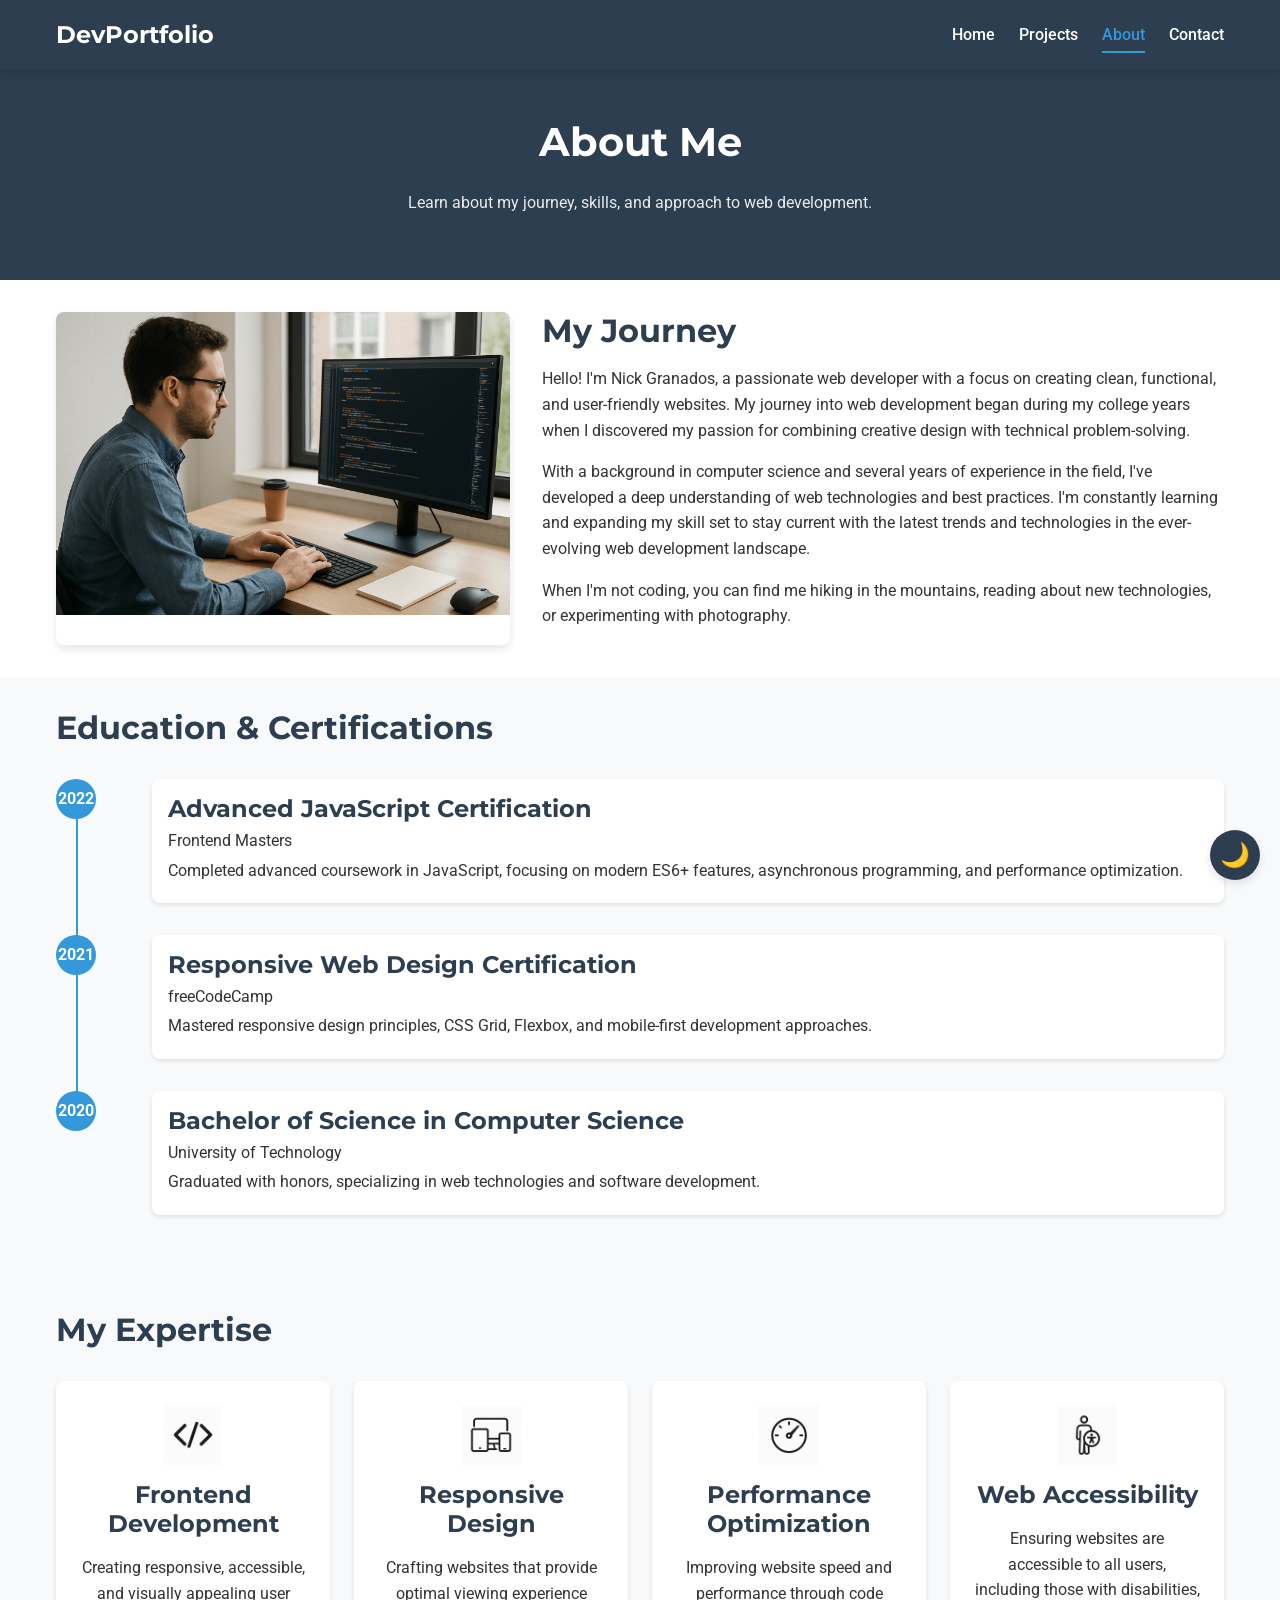
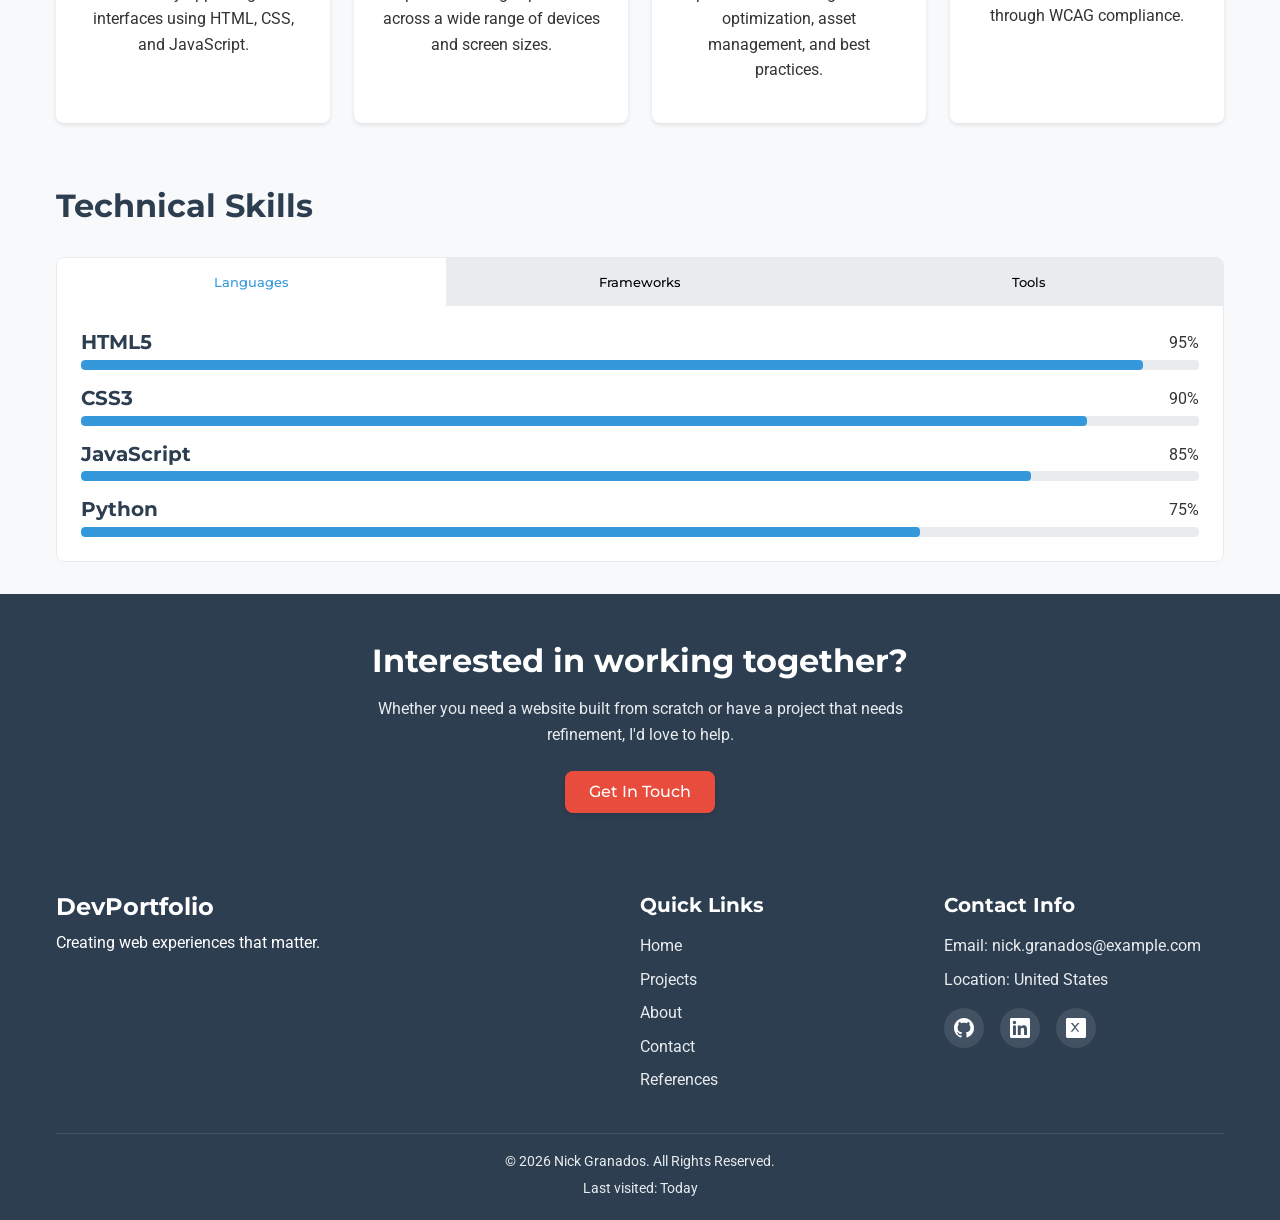
<file: nick-granados/about.html>
<!DOCTYPE html>
<html lang="en">
<head>
    <meta charset="UTF-8">
    <meta name="viewport" content="width=device-width, initial-scale=1.0">
    <meta name="description" content="About Nick Granados - Learn about my background, skills, and experience as a web developer">
    <title>About | Nick Granados</title>
    <link rel="preconnect" href="https://fonts.googleapis.com">
    <link rel="preconnect" href="https://fonts.gstatic.com" crossorigin>
    <link href="https://fonts.googleapis.com/css2?family=Montserrat:wght@400;700&family=Roboto:wght@300;400;700&display=swap" rel="stylesheet">
    <link rel="stylesheet" href="css/styles.css">
    <script src="js/main.js" defer></script>
</head>
<body>
    <header>
        <div class="container">
            <div class="logo">
                <a href="index.html">DevPortfolio</a>
            </div>
            <nav>
                <button class="hamburger" id="hamburger">
                    <span class="bar"></span>
                    <span class="bar"></span>
                    <span class="bar"></span>
                </button>
                <ul class="nav-menu" id="nav-menu">
                    <li><a href="index.html">Home</a></li>
                    <li><a href="projects.html">Projects</a></li>
                    <li><a href="about.html" class="active">About</a></li>
                    <li><a href="contact.html">Contact</a></li>
                </ul>
            </nav>
        </div>
    </header>

    <main>
        <section class="page-header">
            <div class="container">
                <h1>About Me</h1>
                <p>Learn about my journey, skills, and approach to web development.</p>
            </div>
        </section>

        <section class="about-intro">
            <div class="container">
                <div class="about-content">
                    <div class="about-image">
                        <img src="images/about-me.png" alt="Nick Granados at work" loading="eager">
                    </div>
                    <div class="about-text">
                        <h2>My Journey</h2>
                        <p>Hello! I'm Nick Granados, a passionate web developer with a focus on creating clean, functional, and user-friendly websites. My journey into web development began during my college years when I discovered my passion for combining creative design with technical problem-solving.</p>
                        <p>With a background in computer science and several years of experience in the field, I've developed a deep understanding of web technologies and best practices. I'm constantly learning and expanding my skill set to stay current with the latest trends and technologies in the ever-evolving web development landscape.</p>
                        <p>When I'm not coding, you can find me hiking in the mountains, reading about new technologies, or experimenting with photography.</p>
                    </div>
                </div>
            </div>
        </section>

        <section class="education">
            <div class="container">
                <h2>Education & Certifications</h2>
                <div class="timeline">
                    <div class="timeline-item">
                        <div class="timeline-date">
                            <span>2022</span>
                        </div>
                        <div class="timeline-content">
                            <h3>Advanced JavaScript Certification</h3>
                            <p>Frontend Masters</p>
                            <p>Completed advanced coursework in JavaScript, focusing on modern ES6+ features, asynchronous programming, and performance optimization.</p>
                        </div>
                    </div>
                    <div class="timeline-item">
                        <div class="timeline-date">
                            <span>2021</span>
                        </div>
                        <div class="timeline-content">
                            <h3>Responsive Web Design Certification</h3>
                            <p>freeCodeCamp</p>
                            <p>Mastered responsive design principles, CSS Grid, Flexbox, and mobile-first development approaches.</p>
                        </div>
                    </div>
                    <div class="timeline-item">
                        <div class="timeline-date">
                            <span>2020</span>
                        </div>
                        <div class="timeline-content">
                            <h3>Bachelor of Science in Computer Science</h3>
                            <p>University of Technology</p>
                            <p>Graduated with honors, specializing in web technologies and software development.</p>
                        </div>
                    </div>
                </div>
            </div>
        </section>

        <section class="expertise">
            <div class="container">
                <h2>My Expertise</h2>
                <div class="expertise-grid">
                    <div class="expertise-card">
                        <div class="expertise-icon">
                            <img src="images/icon-frontend.png" alt="Frontend Development Icon" loading="lazy">
                        </div>
                        <h3>Frontend Development</h3>
                        <p>Creating responsive, accessible, and visually appealing user interfaces using HTML, CSS, and JavaScript.</p>
                    </div>
                    <div class="expertise-card">
                        <div class="expertise-icon">
                            <img src="images/icon-responsive.png" alt="Responsive Design Icon" loading="lazy">
                        </div>
                        <h3>Responsive Design</h3>
                        <p>Crafting websites that provide optimal viewing experience across a wide range of devices and screen sizes.</p>
                    </div>
                    <div class="expertise-card">
                        <div class="expertise-icon">
                            <img src="images/icon-performance.png" alt="Performance Optimization Icon" loading="lazy">
                        </div>
                        <h3>Performance Optimization</h3>
                        <p>Improving website speed and performance through code optimization, asset management, and best practices.</p>
                    </div>
                    <div class="expertise-card">
                        <div class="expertise-icon">
                            <img src="images/icon-accessibility.png" alt="Web Accessibility Icon" loading="lazy">
                        </div>
                        <h3>Web Accessibility</h3>
                        <p>Ensuring websites are accessible to all users, including those with disabilities, through WCAG compliance.</p>
                    </div>
                </div>
            </div>
        </section>

        <section class="skills-detailed">
            <div class="container">
                <h2>Technical Skills</h2>
                <div class="skills-tabs" id="skills-tabs">
                    <div class="tabs-nav">
                        <button class="tab-btn active" data-tab="languages">Languages</button>
                        <button class="tab-btn" data-tab="frameworks">Frameworks</button>
                        <button class="tab-btn" data-tab="tools">Tools</button>
                    </div>
                    <div class="tabs-content">
                        <div class="tab-panel active" id="languages-panel">
                            <div class="skills-progress">
                                <div class="skill-item">
                                    <div class="skill-info">
                                        <h4>HTML5</h4>
                                        <span>95%</span>
                                    </div>
                                    <div class="progress-bar">
                                        <div class="progress" style="width: 95%"></div>
                                    </div>
                                </div>
                                <div class="skill-item">
                                    <div class="skill-info">
                                        <h4>CSS3</h4>
                                        <span>90%</span>
                                    </div>
                                    <div class="progress-bar">
                                        <div class="progress" style="width: 90%"></div>
                                    </div>
                                </div>
                                <div class="skill-item">
                                    <div class="skill-info">
                                        <h4>JavaScript</h4>
                                        <span>85%</span>
                                    </div>
                                    <div class="progress-bar">
                                        <div class="progress" style="width: 85%"></div>
                                    </div>
                                </div>
                                <div class="skill-item">
                                    <div class="skill-info">
                                        <h4>Python</h4>
                                        <span>75%</span>
                                    </div>
                                    <div class="progress-bar">
                                        <div class="progress" style="width: 75%"></div>
                                    </div>
                                </div>
                            </div>
                        </div>
                        <div class="tab-panel" id="frameworks-panel">
                            <div class="skills-progress">
                                <div class="skill-item">
                                    <div class="skill-info">
                                        <h4>React</h4>
                                        <span>80%</span>
                                    </div>
                                    <div class="progress-bar">
                                        <div class="progress" style="width: 80%"></div>
                                    </div>
                                </div>
                                <div class="skill-item">
                                    <div class="skill-info">
                                        <h4>Bootstrap</h4>
                                        <span>85%</span>
                                    </div>
                                    <div class="progress-bar">
                                        <div class="progress" style="width: 85%"></div>
                                    </div>
                                </div>
                                <div class="skill-item">
                                    <div class="skill-info">
                                        <h4>Node.js</h4>
                                        <span>70%</span>
                                    </div>
                                    <div class="progress-bar">
                                        <div class="progress" style="width: 70%"></div>
                                    </div>
                                </div>
                                <div class="skill-item">
                                    <div class="skill-info">
                                        <h4>Express</h4>
                                        <span>65%</span>
                                    </div>
                                    <div class="progress-bar">
                                        <div class="progress" style="width: 65%"></div>
                                    </div>
                                </div>
                            </div>
                        </div>
                        <div class="tab-panel" id="tools-panel">
                            <div class="skills-progress">
                                <div class="skill-item">
                                    <div class="skill-info">
                                        <h4>Git/GitHub</h4>
                                        <span>90%</span>
                                    </div>
                                    <div class="progress-bar">
                                        <div class="progress" style="width: 90%"></div>
                                    </div>
                                </div>
                                <div class="skill-item">
                                    <div class="skill-info">
                                        <h4>VS Code</h4>
                                        <span>95%</span>
                                    </div>
                                    <div class="progress-bar">
                                        <div class="progress" style="width: 95%"></div>
                                    </div>
                                </div>
                                <div class="skill-item">
                                    <div class="skill-info">
                                        <h4>Figma</h4>
                                        <span>80%</span>
                                    </div>
                                    <div class="progress-bar">
                                        <div class="progress" style="width: 80%"></div>
                                    </div>
                                </div>
                                <div class="skill-item">
                                    <div class="skill-info">
                                        <h4>Webpack</h4>
                                        <span>75%</span>
                                    </div>
                                    <div class="progress-bar">
                                        <div class="progress" style="width: 75%"></div>
                                    </div>
                                </div>
                            </div>
                        </div>
                    </div>
                </div>
            </div>
        </section>

        <section class="cta">
            <div class="container">
                <h2>Interested in working together?</h2>
                <p>Whether you need a website built from scratch or have a project that needs refinement, I'd love to help.</p>
                <a href="contact.html" class="btn btn-accent">Get In Touch</a>
            </div>
        </section>
    </main>

    <footer>
        <div class="container">
            <div class="footer-content">
                <div class="footer-logo">
                    <h3>DevPortfolio</h3>
                    <p>Creating web experiences that matter.</p>
                </div>
                <div class="footer-links">
                    <h4>Quick Links</h4>
                    <ul>
                        <li><a href="index.html">Home</a></li>
                        <li><a href="projects.html">Projects</a></li>
                        <li><a href="about.html">About</a></li>
                        <li><a href="contact.html">Contact</a></li>
                        <li><a href="references.html">References</a></li>
                    </ul>
                </div>
                <div class="footer-contact">
                    <h4>Contact Info</h4>
                    <p>Email: nick.granados@example.com</p>
                    <p>Location: United States</p>
                    <div class="social-links">
                        <a href="#" aria-label="GitHub profile"><img src="images/github.svg" alt="GitHub"></a>
                        <a href="#" aria-label="LinkedIn profile"><img src="images/linkedin.svg" alt="LinkedIn"></a>
                        <a href="#" aria-label="Twitter profile"><img src="images/twitter.svg" alt="Twitter"></a>
                    </div>
                </div>
            </div>
            <div class="footer-bottom">
                <p>&copy; <span id="current-year"></span> Nick Granados. All Rights Reserved.</p>
                <p>Last visited: <span id="last-visit"></span></p>
            </div>
        </div>
    </footer>

    <div id="theme-toggle" class="theme-toggle">
        <span class="theme-icon light-icon">☀️</span>
        <span class="theme-icon dark-icon">🌙</span>
    </div>
</body>
</html>
</file>
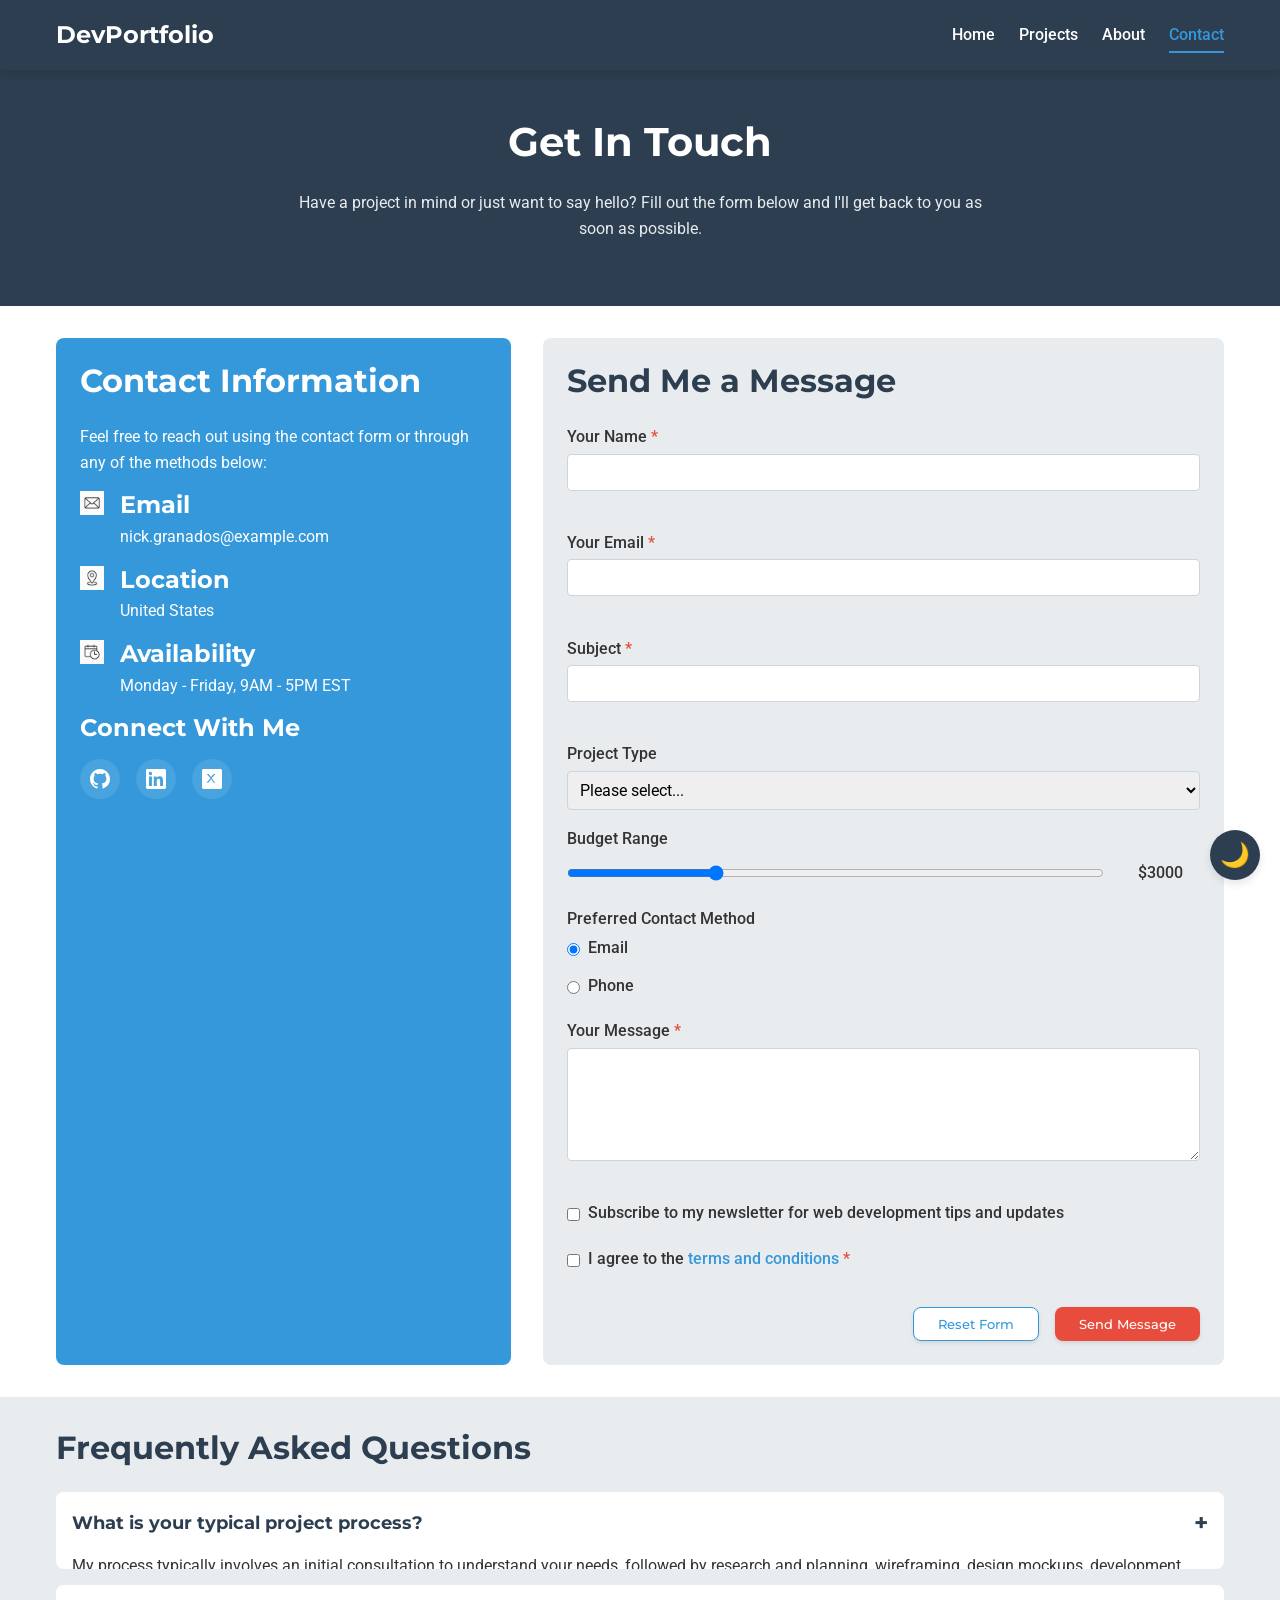
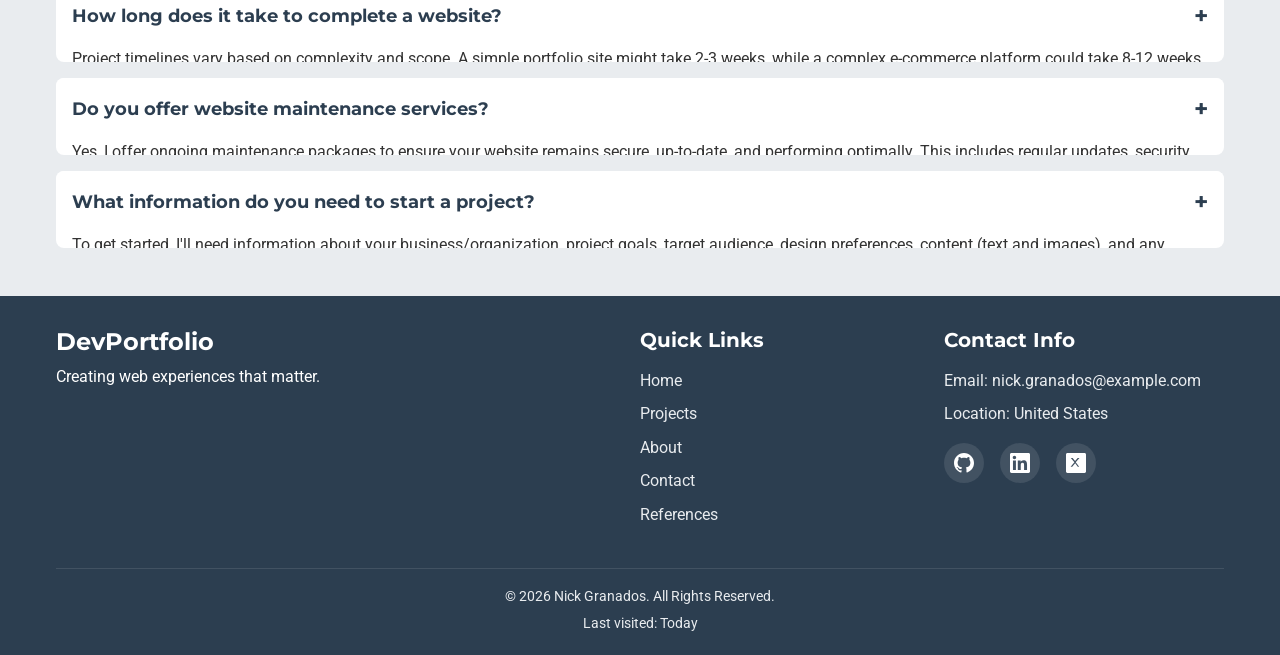
<file: nick-granados/contact.html>
<!DOCTYPE html>
<html lang="en">
<head>
    <meta charset="UTF-8">
    <meta name="viewport" content="width=device-width, initial-scale=1.0">
    <meta name="description" content="Contact Nick Granados - Get in touch for web development projects, collaborations, or job opportunities">
    <title>Contact | Nick Granados</title>
    <link rel="preconnect" href="https://fonts.googleapis.com">
    <link rel="preconnect" href="https://fonts.gstatic.com" crossorigin>
    <link href="https://fonts.googleapis.com/css2?family=Montserrat:wght@400;700&family=Roboto:wght@300;400;700&display=swap" rel="stylesheet">
    <link rel="stylesheet" href="css/styles.css">
    <script src="js/main.js" defer></script>
    <script src="js/contact.js" defer></script>
</head>
<body>
    <header>
        <div class="container">
            <div class="logo">
                <a href="index.html">DevPortfolio</a>
            </div>
            <nav>
                <button class="hamburger" id="hamburger">
                    <span class="bar"></span>
                    <span class="bar"></span>
                    <span class="bar"></span>
                </button>
                <ul class="nav-menu" id="nav-menu">
                    <li><a href="index.html">Home</a></li>
                    <li><a href="projects.html">Projects</a></li>
                    <li><a href="about.html">About</a></li>
                    <li><a href="contact.html" class="active">Contact</a></li>
                </ul>
            </nav>
        </div>
    </header>

    <main>
        <section class="page-header">
            <div class="container">
                <h1>Get In Touch</h1>
                <p>Have a project in mind or just want to say hello? Fill out the form below and I'll get back to you as soon as possible.</p>
            </div>
        </section>

        <section class="contact-section">
            <div class="container">
                <div class="contact-container">
                    <div class="contact-info">
                        <h2>Contact Information</h2>
                        <p>Feel free to reach out using the contact form or through any of the methods below:</p>

                        <div class="info-item">
                            <img src="images/icon-email.png" alt="Email icon" loading="lazy">
                            <div>
                                <h3>Email</h3>
                                <p>nick.granados@example.com</p>
                            </div>
                        </div>

                        <div class="info-item">
                            <img src="images/icon-location.png" alt="Location icon" loading="lazy">
                            <div>
                                <h3>Location</h3>
                                <p>United States</p>
                            </div>
                        </div>

                        <div class="info-item">
                            <img src="images/icon-availability.png" alt="Availability icon" loading="lazy">
                            <div>
                                <h3>Availability</h3>
                                <p>Monday - Friday, 9AM - 5PM EST</p>
                            </div>
                        </div>

                        <div class="social-connect">
                            <h3>Connect With Me</h3>
                            <div class="social-links">
                                <a href="#" aria-label="GitHub profile"><img src="images/github.svg" alt="GitHub"></a>
                                <a href="#" aria-label="LinkedIn profile"><img src="images/linkedin.svg" alt="LinkedIn"></a>
                                <a href="#" aria-label="Twitter profile"><img src="images/twitter.svg" alt="Twitter"></a>
                            </div>
                        </div>
                    </div>

                    <div class="contact-form-container">
                        <h2>Send Me a Message</h2>
                        <form id="contact-form" class="contact-form" novalidate>
                            <div class="form-group">
                                <label for="name">Your Name <span class="required">*</span></label>
                                <input type="text" id="name" name="name" required aria-required="true">
                                <div class="error-message" id="name-error"></div>
                            </div>

                            <div class="form-group">
                                <label for="email">Your Email <span class="required">*</span></label>
                                <input type="email" id="email" name="email" required aria-required="true">
                                <div class="error-message" id="email-error"></div>
                            </div>

                            <div class="form-group">
                                <label for="subject">Subject <span class="required">*</span></label>
                                <input type="text" id="subject" name="subject" required aria-required="true">
                                <div class="error-message" id="subject-error"></div>
                            </div>

                            <div class="form-group">
                                <label for="project-type">Project Type</label>
                                <select id="project-type" name="project-type">
                                    <option value="">Please select...</option>
                                    <option value="website">Website Development</option>
                                    <option value="ecommerce">E-commerce Site</option>
                                    <option value="portfolio">Portfolio Site</option>
                                    <option value="maintenance">Website Maintenance</option>
                                    <option value="consultation">Consultation</option>
                                    <option value="other">Other</option>
                                </select>
                            </div>

                            <div class="form-group">
                                <label for="budget">Budget Range</label>
                                <div class="range-container">
                                    <input type="range" id="budget" name="budget" min="500" max="10000" step="500" value="3000">
                                    <div class="range-value">$<span id="budget-value">3000</span></div>
                                </div>
                            </div>

                            <div class="form-group">
                                <fieldset>
                                    <legend>Preferred Contact Method</legend>
                                    <div class="radio-group">
                                        <div class="radio-option">
                                            <input type="radio" id="contact-email" name="contact-method" value="email" checked>
                                            <label for="contact-email">Email</label>
                                        </div>
                                        <div class="radio-option">
                                            <input type="radio" id="contact-phone" name="contact-method" value="phone">
                                            <label for="contact-phone">Phone</label>
                                        </div>
                                    </div>
                                </fieldset>
                            </div>

                            <div class="form-group">
                                <label for="message">Your Message <span class="required">*</span></label>
                                <textarea id="message" name="message" rows="5" required aria-required="true"></textarea>
                                <div class="error-message" id="message-error"></div>
                            </div>

                            <div class="form-group checkbox-group">
                                <div class="checkbox-option">
                                    <input type="checkbox" id="newsletter" name="newsletter" value="yes">
                                    <label for="newsletter">Subscribe to my newsletter for web development tips and updates</label>
                                </div>
                            </div>

                            <div class="form-group checkbox-group">
                                <div class="checkbox-option">
                                    <input type="checkbox" id="terms" name="terms" value="accepted" required aria-required="true">
                                    <label for="terms">I agree to the <a href="#" class="terms-link">terms and conditions</a> <span class="required">*</span></label>
                                    <div class="error-message" id="terms-error"></div>
                                </div>
                            </div>

                            <div class="form-actions">
                                <button type="reset" class="btn btn-secondary">Reset Form</button>
                                <button type="submit" class="btn btn-accent">Send Message</button>
                            </div>
                        </form>

                        <div id="form-success" class="form-success hidden">
                            <h3>Thank you for your message!</h3>
                            <p>I appreciate you reaching out. I've received your inquiry and will get back to you as soon as possible.</p>
                            <button id="send-another" class="btn">Send Another Message</button>
                        </div>
                    </div>
                </div>
            </div>
        </section>

        <section class="faq-section">
            <div class="container">
                <h2>Frequently Asked Questions</h2>
                <div class="accordion" id="faq-accordion">
                    <div class="accordion-item">
                        <button class="accordion-header" aria-expanded="false">
                            What is your typical project process?
                            <span class="accordion-icon">+</span>
                        </button>
                        <div class="accordion-content">
                            <p>My process typically involves an initial consultation to understand your needs, followed by research and planning, wireframing, design mockups, development, testing, and finally, deployment. I keep clients involved at every step, ensuring the final product meets all requirements.</p>
                        </div>
                    </div>
                    <div class="accordion-item">
                        <button class="accordion-header" aria-expanded="false">
                            How long does it take to complete a website?
                            <span class="accordion-icon">+</span>
                        </button>
                        <div class="accordion-content">
                            <p>Project timelines vary based on complexity and scope. A simple portfolio site might take 2-3 weeks, while a complex e-commerce platform could take 8-12 weeks. I'll provide a detailed timeline during our initial consultation based on your specific requirements.</p>
                        </div>
                    </div>
                    <div class="accordion-item">
                        <button class="accordion-header" aria-expanded="false">
                            Do you offer website maintenance services?
                            <span class="accordion-icon">+</span>
                        </button>
                        <div class="accordion-content">
                            <p>Yes, I offer ongoing maintenance packages to ensure your website remains secure, up-to-date, and performing optimally. This includes regular updates, security checks, performance optimization, and content updates as needed.</p>
                        </div>
                    </div>
                    <div class="accordion-item">
                        <button class="accordion-header" aria-expanded="false">
                            What information do you need to start a project?
                            <span class="accordion-icon">+</span>
                        </button>
                        <div class="accordion-content">
                            <p>To get started, I'll need information about your business/organization, project goals, target audience, design preferences, content (text and images), and any specific functionality requirements. We'll discuss these details during our initial consultation.</p>
                        </div>
                    </div>
                </div>
            </div>
        </section>
    </main>

    <footer>
        <div class="container">
            <div class="footer-content">
                <div class="footer-logo">
                    <h3>DevPortfolio</h3>
                    <p>Creating web experiences that matter.</p>
                </div>
                <div class="footer-links">
                    <h4>Quick Links</h4>
                    <ul>
                        <li><a href="index.html">Home</a></li>
                        <li><a href="projects.html">Projects</a></li>
                        <li><a href="about.html">About</a></li>
                        <li><a href="contact.html">Contact</a></li>
                        <li><a href="references.html">References</a></li>
                    </ul>
                </div>
                <div class="footer-contact">
                    <h4>Contact Info</h4>
                    <p>Email: nick.granados@example.com</p>
                    <p>Location: United States</p>
                    <div class="social-links">
                        <a href="#" aria-label="GitHub profile"><img src="images/github.svg" alt="GitHub"></a>
                        <a href="#" aria-label="LinkedIn profile"><img src="images/linkedin.svg" alt="LinkedIn"></a>
                        <a href="#" aria-label="Twitter profile"><img src="images/twitter.svg" alt="Twitter"></a>
                    </div>
                </div>
            </div>
            <div class="footer-bottom">
                <p>&copy; <span id="current-year"></span> Nick Granados. All Rights Reserved.</p>
                <p>Last visited: <span id="last-visit"></span></p>
            </div>
        </div>
    </footer>

    <div id="theme-toggle" class="theme-toggle">
        <span class="theme-icon light-icon">☀️</span>
        <span class="theme-icon dark-icon">🌙</span>
    </div>
</body>
</html>
</file>
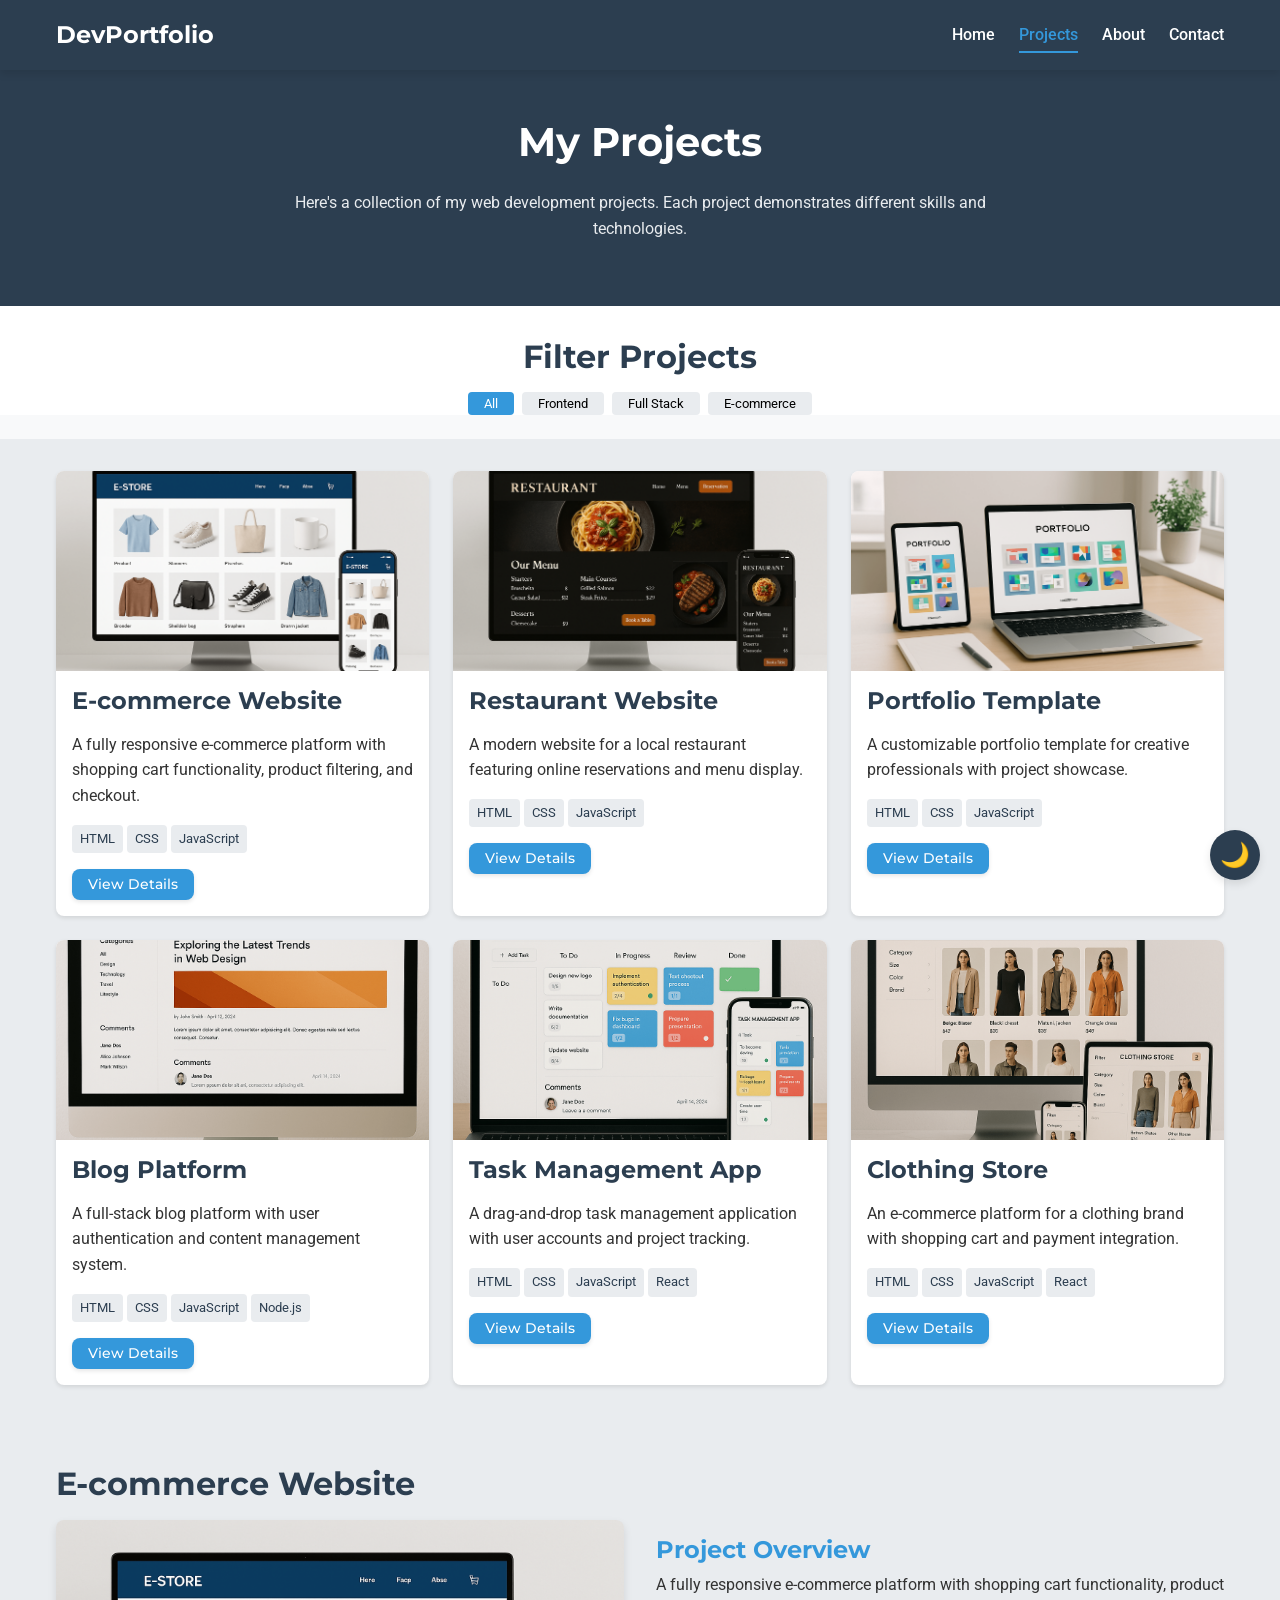
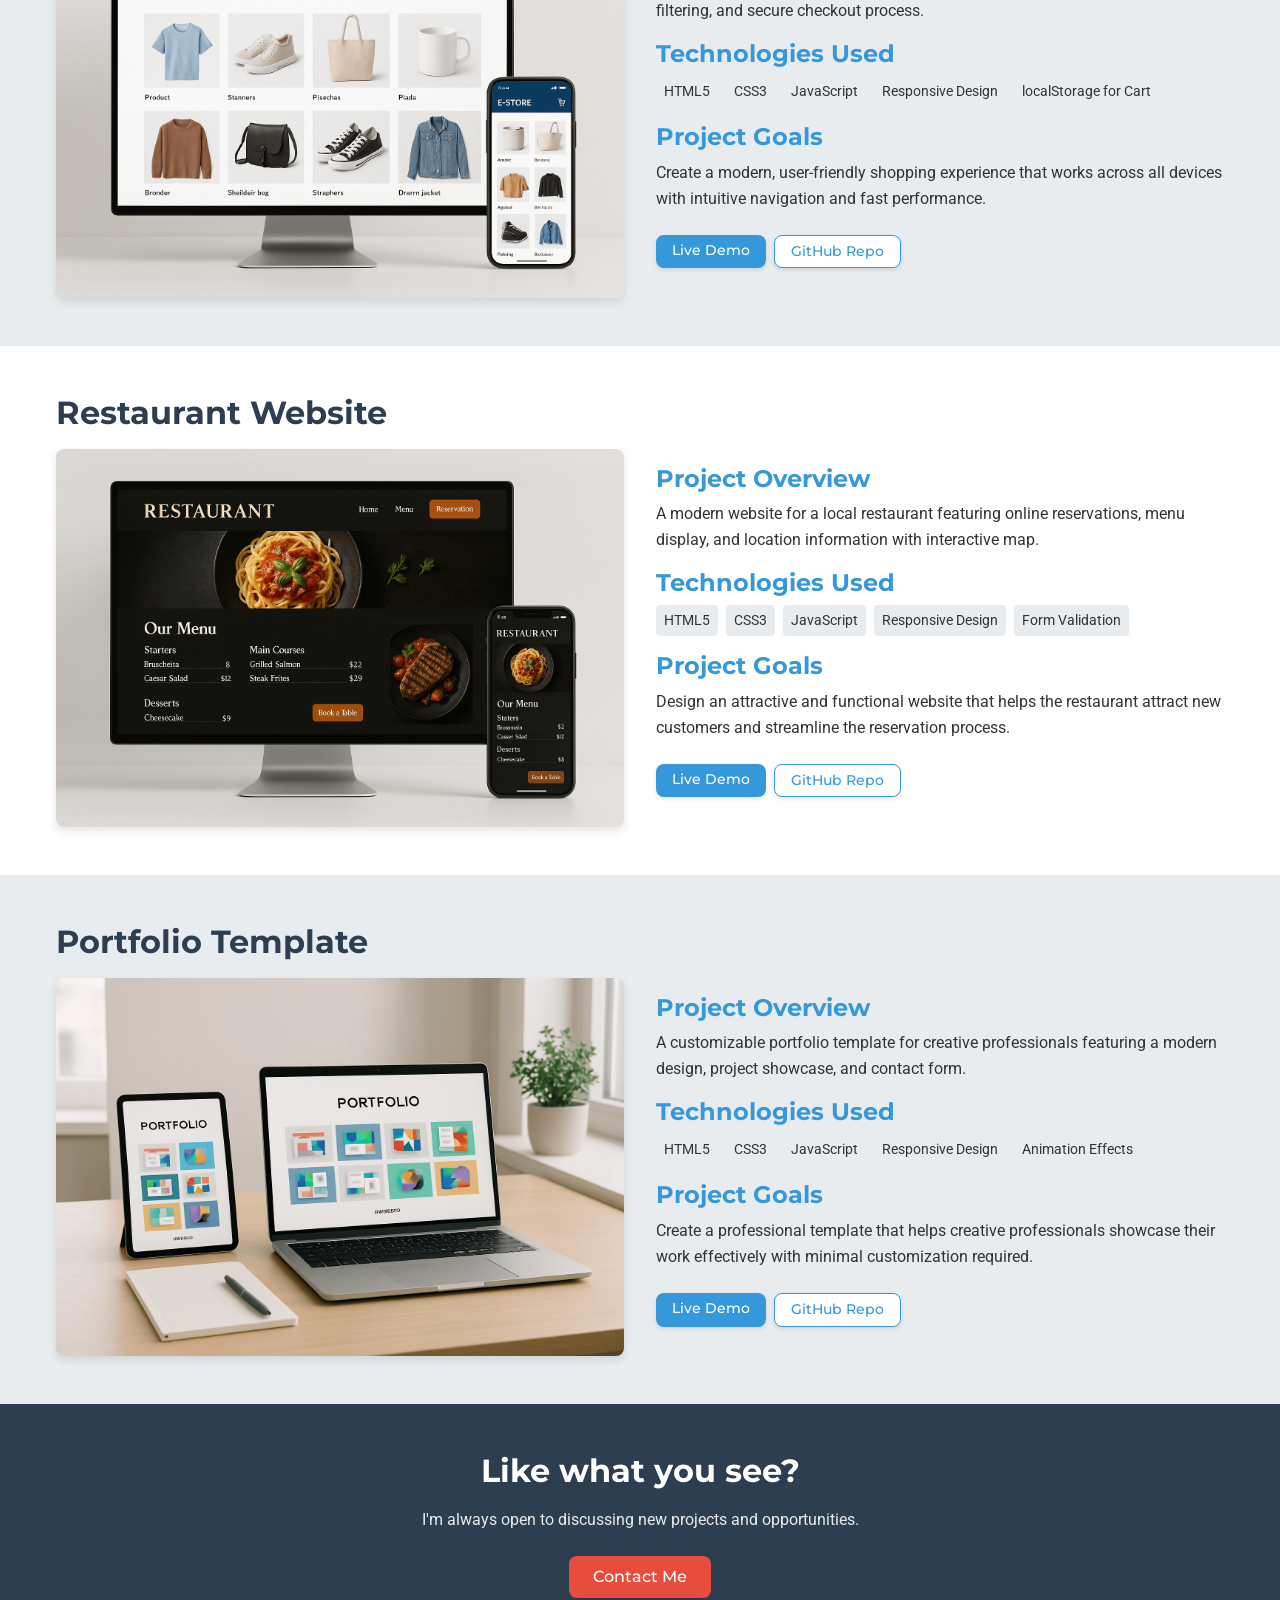
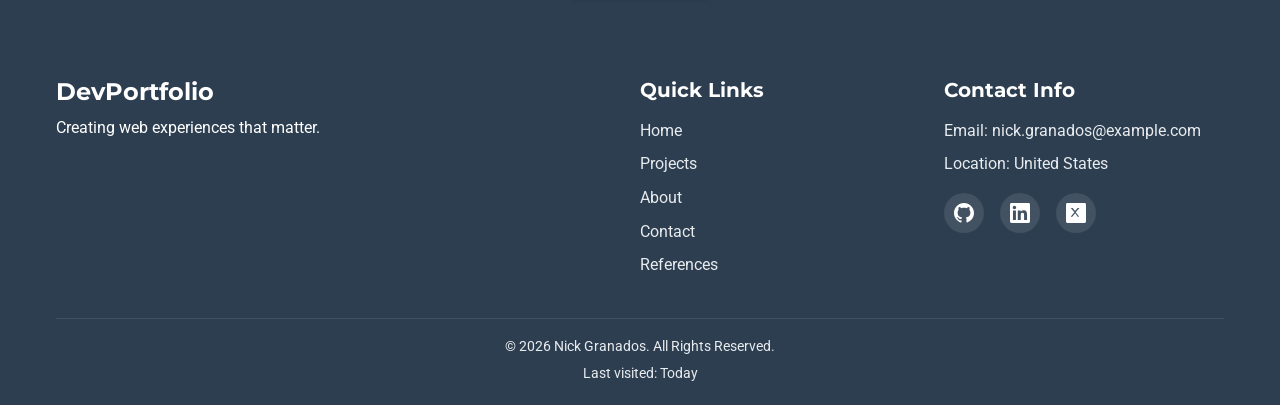
<file: nick-granados/projects.html>
<!DOCTYPE html>
<html lang="en">
<head>
    <meta charset="UTF-8">
    <meta name="viewport" content="width=device-width, initial-scale=1.0">
    <meta name="description" content="Nick Granados - Web development projects and case studies showcasing my skills and experience">
    <title>Projects | Nick Granados</title>
    <link rel="preconnect" href="https://fonts.googleapis.com">
    <link rel="preconnect" href="https://fonts.gstatic.com" crossorigin>
    <link href="https://fonts.googleapis.com/css2?family=Montserrat:wght@400;700&family=Roboto:wght@300;400;700&display=swap" rel="stylesheet">
    <link rel="stylesheet" href="css/styles.css">
    <script src="js/main.js" defer></script>
    <script src="js/projects.js" defer></script>
</head>
<body>
    <header>
        <div class="container">
            <div class="logo">
                <a href="index.html">DevPortfolio</a>
            </div>
            <nav>
                <button class="hamburger" id="hamburger">
                    <span class="bar"></span>
                    <span class="bar"></span>
                    <span class="bar"></span>
                </button>
                <ul class="nav-menu" id="nav-menu">
                    <li><a href="index.html">Home</a></li>
                    <li><a href="projects.html" class="active">Projects</a></li>
                    <li><a href="about.html">About</a></li>
                    <li><a href="contact.html">Contact</a></li>
                </ul>
            </nav>
        </div>
    </header>

    <main>
        <section class="page-header">
            <div class="container">
                <h1>My Projects</h1>
                <p>Here's a collection of my web development projects. Each project demonstrates different skills and technologies.</p>
            </div>
        </section>

        <section class="project-filters">
            <div class="container">
                <h2>Filter Projects</h2>
                <div class="filter-buttons" id="filter-buttons">
                    <button class="filter-btn active" data-filter="all">All</button>
                    <button class="filter-btn" data-filter="frontend">Frontend</button>
                    <button class="filter-btn" data-filter="fullstack">Full Stack</button>
                    <button class="filter-btn" data-filter="ecommerce">E-commerce</button>
                </div>
            </div>
        </section>

        <section class="projects-grid">
            <div class="container">
                <div class="projects-container" id="projects-container">
                    <!-- Projects will be loaded dynamically using JavaScript -->
                </div>
            </div>
        </section>

        <section id="project1" class="project-detail">
            <div class="container">
                <h2>E-commerce Website</h2>
                <div class="project-overview">
                    <div class="project-image">
                        <img src="images/project1.png" alt="E-commerce Website Project" loading="lazy">
                    </div>
                    <div class="project-info">
                        <h3>Project Overview</h3>
                        <p>A fully responsive e-commerce platform with shopping cart functionality, product filtering, and secure checkout process.</p>

                        <h3>Technologies Used</h3>
                        <ul class="tech-list">
                            <li>HTML5</li>
                            <li>CSS3</li>
                            <li>JavaScript</li>
                            <li>Responsive Design</li>
                            <li>localStorage for Cart</li>
                        </ul>

                        <h3>Project Goals</h3>
                        <p>Create a modern, user-friendly shopping experience that works across all devices with intuitive navigation and fast performance.</p>

                        <div class="project-links">
                            <a href="#" class="btn btn-sm">Live Demo</a>
                            <a href="#" class="btn btn-sm btn-secondary">GitHub Repo</a>
                        </div>
                    </div>
                </div>
            </div>
        </section>

        <section id="project2" class="project-detail">
            <div class="container">
                <h2>Restaurant Website</h2>
                <div class="project-overview">
                    <div class="project-image">
                        <img src="images/project2.png" alt="Restaurant Website Project" loading="lazy">
                    </div>
                    <div class="project-info">
                        <h3>Project Overview</h3>
                        <p>A modern website for a local restaurant featuring online reservations, menu display, and location information with interactive map.</p>

                        <h3>Technologies Used</h3>
                        <ul class="tech-list">
                            <li>HTML5</li>
                            <li>CSS3</li>
                            <li>JavaScript</li>
                            <li>Responsive Design</li>
                            <li>Form Validation</li>
                        </ul>

                        <h3>Project Goals</h3>
                        <p>Design an attractive and functional website that helps the restaurant attract new customers and streamline the reservation process.</p>

                        <div class="project-links">
                            <a href="#" class="btn btn-sm">Live Demo</a>
                            <a href="#" class="btn btn-sm btn-secondary">GitHub Repo</a>
                        </div>
                    </div>
                </div>
            </div>
        </section>

        <section id="project3" class="project-detail">
            <div class="container">
                <h2>Portfolio Template</h2>
                <div class="project-overview">
                    <div class="project-image">
                        <img src="images/project3.png" alt="Portfolio Template Project" loading="lazy">
                    </div>
                    <div class="project-info">
                        <h3>Project Overview</h3>
                        <p>A customizable portfolio template for creative professionals featuring a modern design, project showcase, and contact form.</p>

                        <h3>Technologies Used</h3>
                        <ul class="tech-list">
                            <li>HTML5</li>
                            <li>CSS3</li>
                            <li>JavaScript</li>
                            <li>Responsive Design</li>
                            <li>Animation Effects</li>
                        </ul>

                        <h3>Project Goals</h3>
                        <p>Create a professional template that helps creative professionals showcase their work effectively with minimal customization required.</p>

                        <div class="project-links">
                            <a href="#" class="btn btn-sm">Live Demo</a>
                            <a href="#" class="btn btn-sm btn-secondary">GitHub Repo</a>
                        </div>
                    </div>
                </div>
            </div>
        </section>

        <section class="cta">
            <div class="container">
                <h2>Like what you see?</h2>
                <p>I'm always open to discussing new projects and opportunities.</p>
                <a href="contact.html" class="btn btn-accent">Contact Me</a>
            </div>
        </section>
    </main>

    <footer>
        <div class="container">
            <div class="footer-content">
                <div class="footer-logo">
                    <h3>DevPortfolio</h3>
                    <p>Creating web experiences that matter.</p>
                </div>
                <div class="footer-links">
                    <h4>Quick Links</h4>
                    <ul>
                        <li><a href="index.html">Home</a></li>
                        <li><a href="projects.html">Projects</a></li>
                        <li><a href="about.html">About</a></li>
                        <li><a href="contact.html">Contact</a></li>
                        <li><a href="references.html">References</a></li>
                    </ul>
                </div>
                <div class="footer-contact">
                    <h4>Contact Info</h4>
                    <p>Email: nick.granados@example.com</p>
                    <p>Location: United States</p>
                    <div class="social-links">
                        <a href="#" aria-label="GitHub profile"><img src="images/github.svg" alt="GitHub"></a>
                        <a href="#" aria-label="LinkedIn profile"><img src="images/linkedin.svg" alt="LinkedIn"></a>
                        <a href="#" aria-label="Twitter profile"><img src="images/twitter.svg" alt="Twitter"></a>
                    </div>
                </div>
            </div>
            <div class="footer-bottom">
                <p>&copy; <span id="current-year"></span> Nick Granados. All Rights Reserved.</p>
                <p>Last visited: <span id="last-visit"></span></p>
            </div>
        </div>
    </footer>

    <div id="theme-toggle" class="theme-toggle">
        <span class="theme-icon light-icon">☀️</span>
        <span class="theme-icon dark-icon">🌙</span>
    </div>
</body>
</html>
</file>
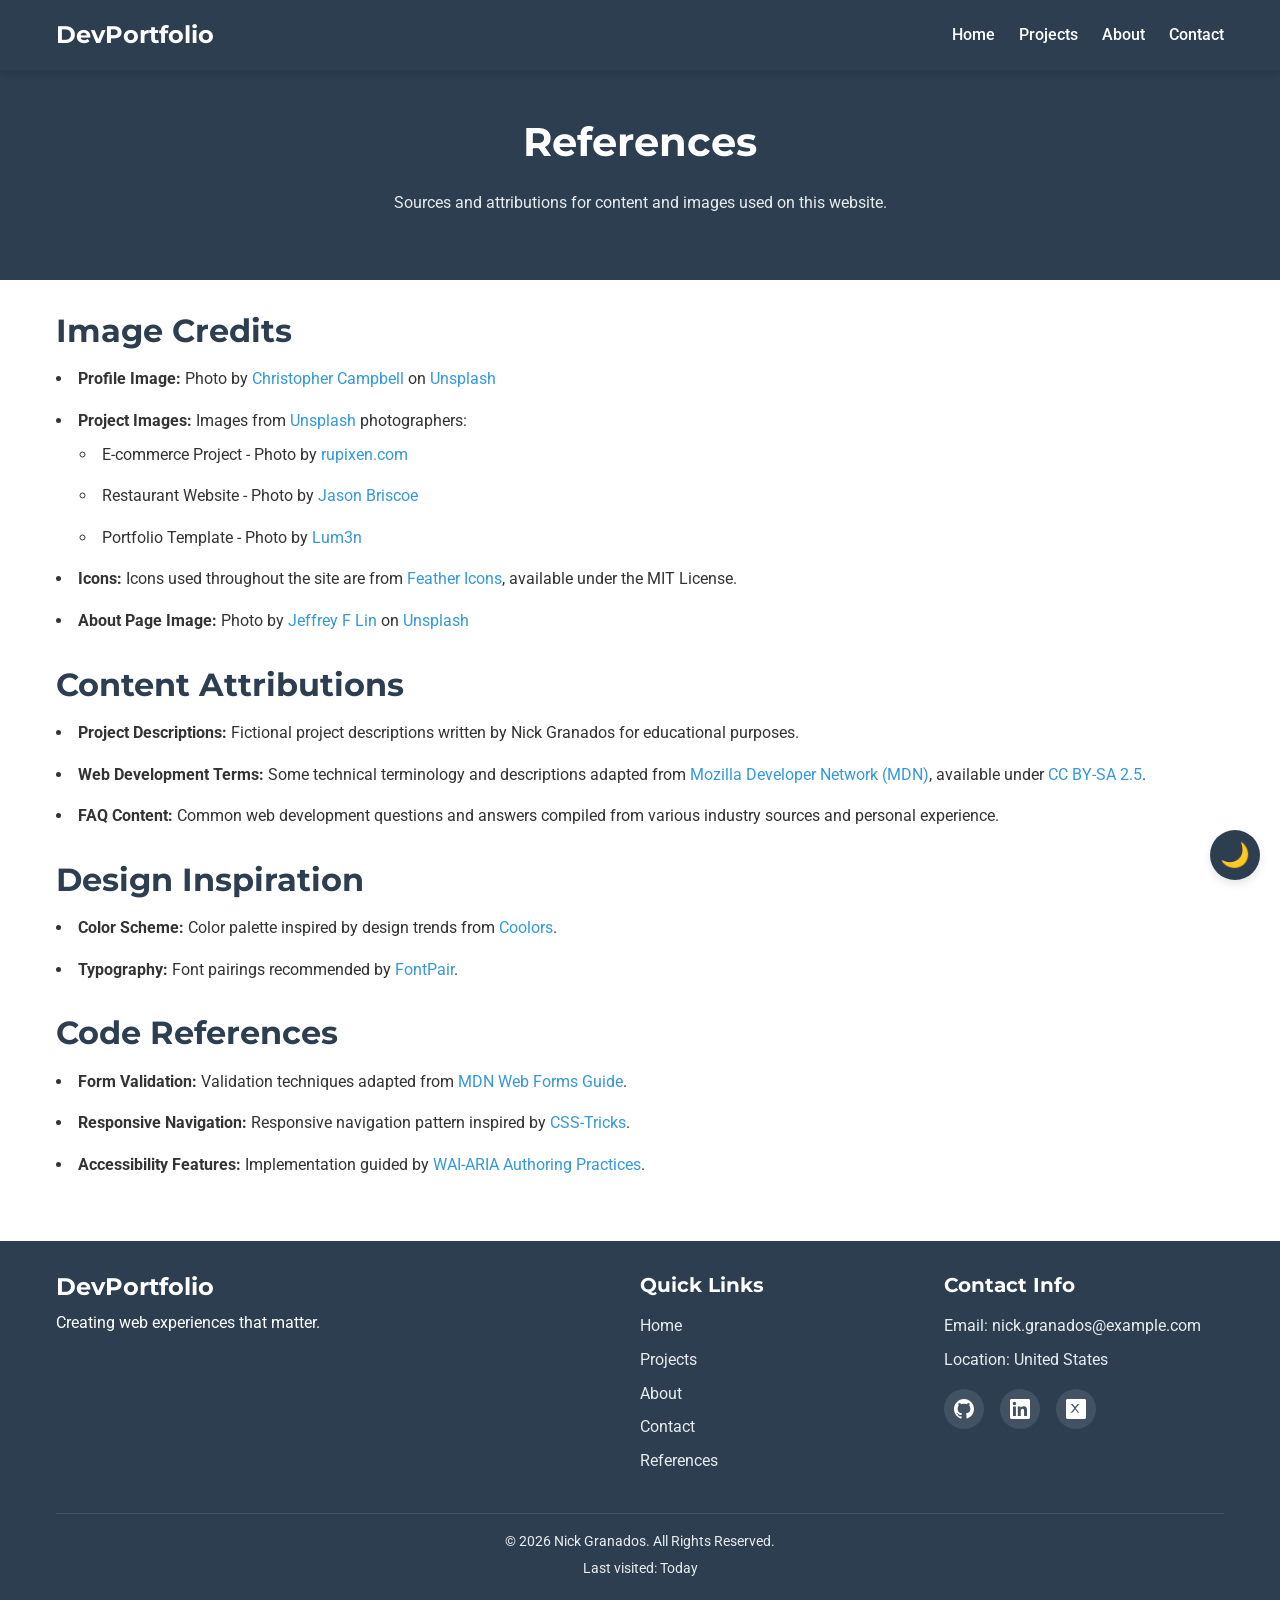
<file: nick-granados/references.html>
<!DOCTYPE html>
<html lang="en">
<head>
    <meta charset="UTF-8">
    <meta name="viewport" content="width=device-width, initial-scale=1.0">
    <title>References | Nick Granados</title>
    <link rel="preconnect" href="https://fonts.googleapis.com">
    <link rel="preconnect" href="https://fonts.gstatic.com" crossorigin>
    <link href="https://fonts.googleapis.com/css2?family=Montserrat:wght@400;700&family=Roboto:wght@300;400;700&display=swap" rel="stylesheet">
    <link rel="stylesheet" href="css/styles.css">
    <script src="js/main.js" defer></script>
</head>
<body>
    <header>
        <div class="container">
            <div class="logo">
                <a href="index.html">DevPortfolio</a>
            </div>
            <nav>
                <button class="hamburger" id="hamburger">
                    <span class="bar"></span>
                    <span class="bar"></span>
                    <span class="bar"></span>
                </button>
                <ul class="nav-menu" id="nav-menu">
                    <li><a href="index.html">Home</a></li>
                    <li><a href="projects.html">Projects</a></li>
                    <li><a href="about.html">About</a></li>
                    <li><a href="contact.html">Contact</a></li>
                </ul>
            </nav>
        </div>
    </header>

    <main>
        <section class="page-header">
            <div class="container">
                <h1>References</h1>
                <p>Sources and attributions for content and images used on this website.</p>
            </div>
        </section>

        <section class="references-section">
            <div class="container">
                <h2>Image Credits</h2>
                <ul class="references-list">
                    <li>
                        <strong>Profile Image:</strong> Photo by <a href="https://unsplash.com/@christophercamp" target="_blank" rel="noopener">Christopher Campbell</a> on <a href="https://unsplash.com/" target="_blank" rel="noopener">Unsplash</a>
                    </li>
                    <li>
                        <strong>Project Images:</strong> Images from <a href="https://unsplash.com/" target="_blank" rel="noopener">Unsplash</a> photographers:
                        <ul>
                            <li>E-commerce Project - Photo by <a href="https://unsplash.com/@rupixen" target="_blank" rel="noopener">rupixen.com</a></li>
                            <li>Restaurant Website - Photo by <a href="https://unsplash.com/@jsnbrsc" target="_blank" rel="noopener">Jason Briscoe</a></li>
                            <li>Portfolio Template - Photo by <a href="https://unsplash.com/@lum3n" target="_blank" rel="noopener">Lum3n</a></li>
                        </ul>
                    </li>
                    <li>
                        <strong>Icons:</strong> Icons used throughout the site are from <a href="https://feathericons.com/" target="_blank" rel="noopener">Feather Icons</a>, available under the MIT License.
                    </li>
                    <li>
                        <strong>About Page Image:</strong> Photo by <a href="https://unsplash.com/@jeffreyflin" target="_blank" rel="noopener">Jeffrey F Lin</a> on <a href="https://unsplash.com/" target="_blank" rel="noopener">Unsplash</a>
                    </li>
                </ul>

                <h2>Content Attributions</h2>
                <ul class="references-list">
                    <li>
                        <strong>Project Descriptions:</strong> Fictional project descriptions written by Nick Granados for educational purposes.
                    </li>
                    <li>
                        <strong>Web Development Terms:</strong> Some technical terminology and descriptions adapted from <a href="https://developer.mozilla.org/en-US/" target="_blank" rel="noopener">Mozilla Developer Network (MDN)</a>, available under <a href="https://creativecommons.org/licenses/by-sa/2.5/" target="_blank" rel="noopener">CC BY-SA 2.5</a>.
                    </li>
                    <li>
                        <strong>FAQ Content:</strong> Common web development questions and answers compiled from various industry sources and personal experience.
                    </li>
                </ul>

                <h2>Design Inspiration</h2>
                <ul class="references-list">
                    <li>
                        <strong>Color Scheme:</strong> Color palette inspired by design trends from <a href="https://coolors.co/" target="_blank" rel="noopener">Coolors</a>.
                    </li>
                    <li>
                        <strong>Typography:</strong> Font pairings recommended by <a href="https://fontpair.co/" target="_blank" rel="noopener">FontPair</a>.
                    </li>
                </ul>

                <h2>Code References</h2>
                <ul class="references-list">
                    <li>
                        <strong>Form Validation:</strong> Validation techniques adapted from <a href="https://developer.mozilla.org/en-US/docs/Learn/Forms/Form_validation" target="_blank" rel="noopener">MDN Web Forms Guide</a>.
                    </li>
                    <li>
                        <strong>Responsive Navigation:</strong> Responsive navigation pattern inspired by <a href="https://css-tricks.com/hamburger-menu-with-a-side-of-react-hooks-and-styled-components/" target="_blank" rel="noopener">CSS-Tricks</a>.
                    </li>
                    <li>
                        <strong>Accessibility Features:</strong> Implementation guided by <a href="https://www.w3.org/WAI/ARIA/apg/" target="_blank" rel="noopener">WAI-ARIA Authoring Practices</a>.
                    </li>
                </ul>
            </div>
        </section>
    </main>

    <footer>
        <div class="container">
            <div class="footer-content">
                <div class="footer-logo">
                    <h3>DevPortfolio</h3>
                    <p>Creating web experiences that matter.</p>
                </div>
                <div class="footer-links">
                    <h4>Quick Links</h4>
                    <ul>
                        <li><a href="index.html">Home</a></li>
                        <li><a href="projects.html">Projects</a></li>
                        <li><a href="about.html">About</a></li>
                        <li><a href="contact.html">Contact</a></li>
                        <li><a href="references.html">References</a></li>
                    </ul>
                </div>
                <div class="footer-contact">
                    <h4>Contact Info</h4>
                    <p>Email: nick.granados@example.com</p>
                    <p>Location: United States</p>
                    <div class="social-links">
                        <a href="#" aria-label="GitHub profile"><img src="images/github.svg" alt="GitHub"></a>
                        <a href="#" aria-label="LinkedIn profile"><img src="images/linkedin.svg" alt="LinkedIn"></a>
                        <a href="#" aria-label="Twitter profile"><img src="images/twitter.svg" alt="Twitter"></a>
                    </div>
                </div>
            </div>
            <div class="footer-bottom">
                <p>&copy; <span id="current-year"></span> Nick Granados. All Rights Reserved.</p>
                <p>Last visited: <span id="last-visit"></span></p>
            </div>
        </div>
    </footer>

    <div id="theme-toggle" class="theme-toggle">
        <span class="theme-icon light-icon">☀️</span>
        <span class="theme-icon dark-icon">🌙</span>
    </div>
</body>
</html>
</file>
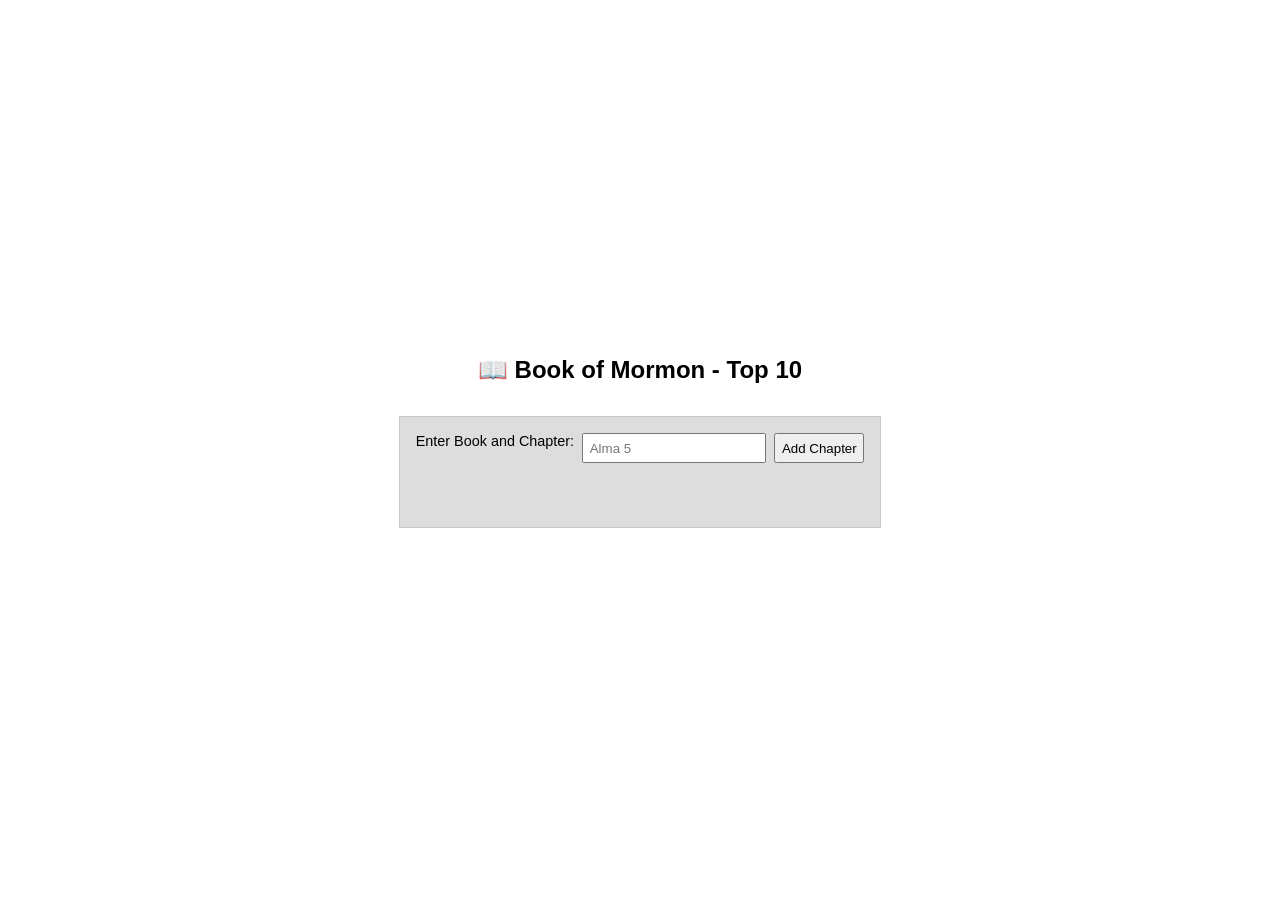
<file: week02/bom.html>
<!DOCTYPE html>
<html lang="en">
<head>
    <meta charset="UTF-8">
    <meta name="viewport" content="width=device-width, initial-scale=1.0">
    <meta name="description" content="Book of Mormon - Top 10 Chapters">
    <meta name="author" content="Nick Granados">
    <title>Book of Mormon - Top 10</title>
    <link rel="stylesheet" href="styles/bom.css">
</head>
<body>
    <h1>📖 Book of Mormon - Top 10</h1>
    <main>
        <div class="input">
            <label for="favchap">Enter Book and Chapter: </label>
            <input type="text" id="favchap" placeholder="Alma 5">
            <button type="submit">Add Chapter</button>
        </div>
        <div class="list">
            <ul id="list"></ul>
        </div>
    </main>
    <script src="scripts/bom.js"></script>
</body>
</html>
</file>
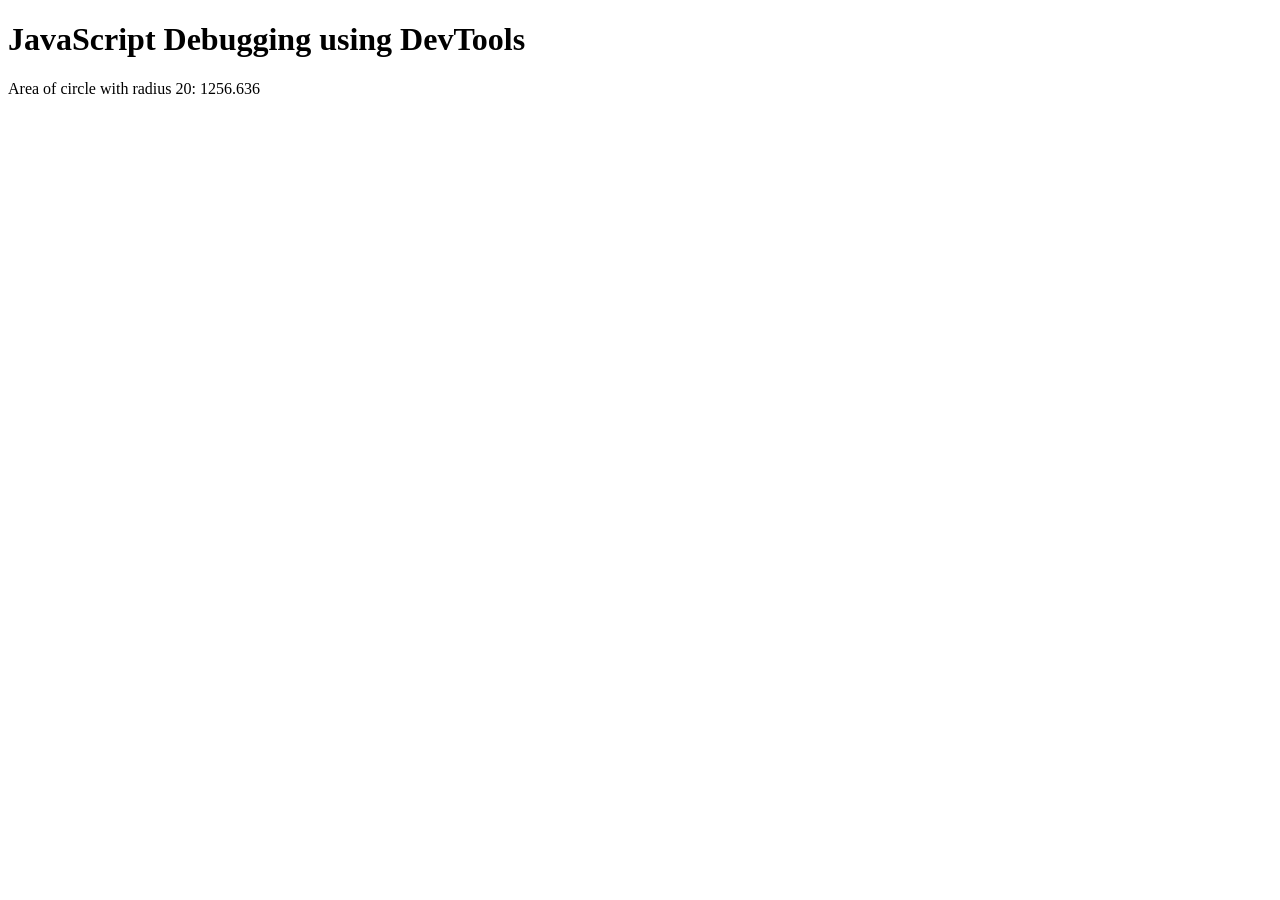
<file: week02/debugging.html>
<!DOCTYPE html>
<html lang="en">
<head>
    <meta charset="UTF-8">
    <meta name="viewport" content="width=device-width, initial-scale=1.0">
    <title>JavaScript Debugging</title>
    <script src="scripts/debugging.js" defer></script>
</head>
<body>
    <h1>JavaScript Debugging using DevTools</h1>
    <p>Area of circle with radius <span id="radius"></span>: <span id="area"></span></p>
</body>
</html>
</file>
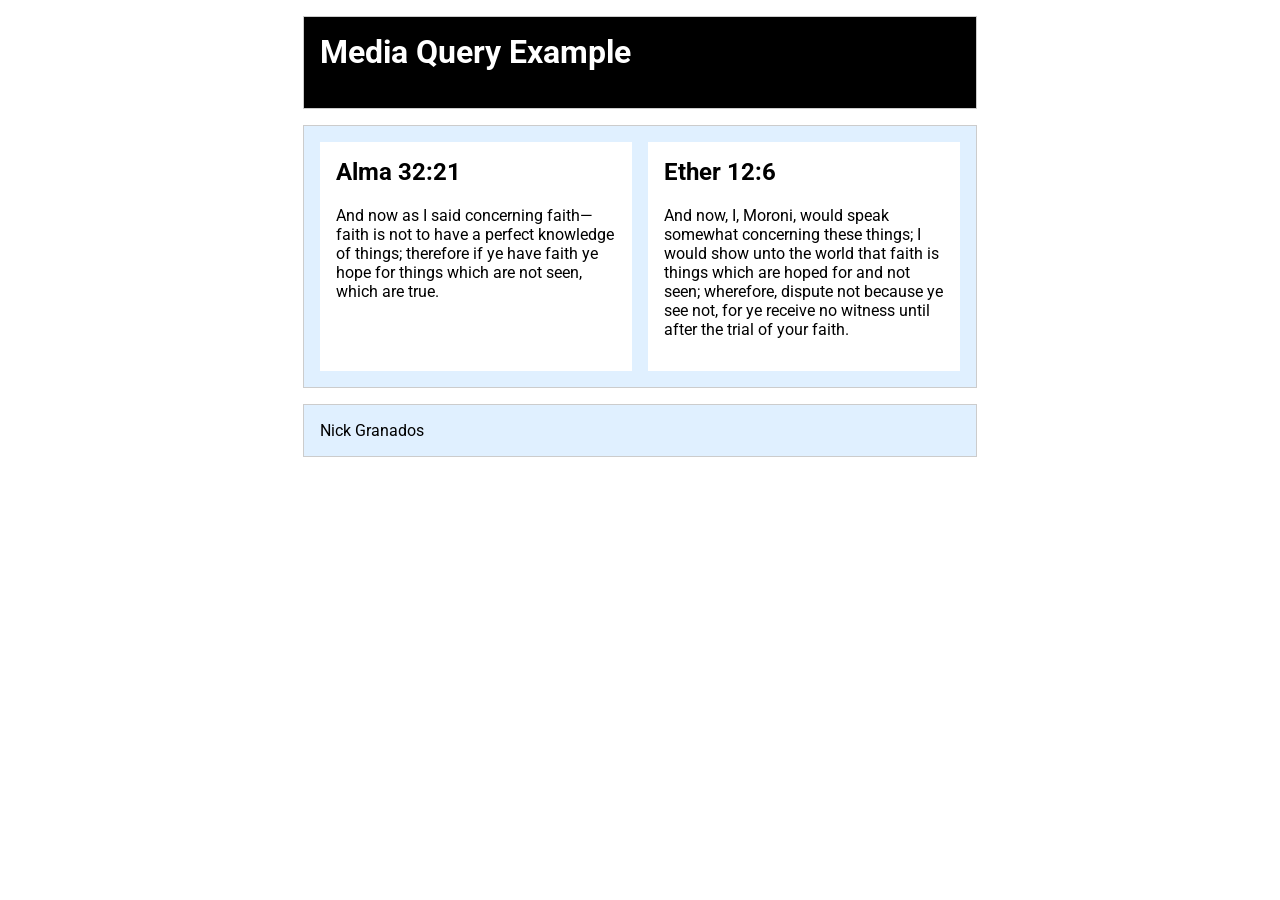
<file: week02/media-query.html>
<!DOCTYPE html>
<html lang="en">
<head>
    <meta charset="UTF-8">
    <meta name="viewport" content="width=device-width, initial-scale=1.0">
    <meta name="description" content="Media Query Example for WDD131">
    <meta name="author" content="Nick Granados">
    <title>Media Query Example</title>
    <link rel="preconnect" href="https://fonts.googleapis.com">
    <link rel="preconnect" href="https://fonts.gstatic.com" crossorigin>
    <link href="https://fonts.googleapis.com/css2?family=Roboto:wght@400;700&display=swap" rel="stylesheet">
    <link rel="stylesheet" href="styles/media-query.css">
    <link rel="stylesheet" href="styles/media-query-large.css">
</head>
<body>
    <header>
        <h1>Media Query Example</h1>
    </header>
    <main>
        <section>
            <h2>Alma 32:21</h2>
            <p>And now as I said concerning faith—faith is not to have a perfect knowledge of things; therefore if ye have faith ye hope for things which are not seen, which are true.</p>
        </section>
        <section>
            <h2>Ether 12:6</h2>
            <p>And now, I, Moroni, would speak somewhat concerning these things; I would show unto the world that faith is things which are hoped for and not seen; wherefore, dispute not because ye see not, for ye receive no witness until after the trial of your faith.</p>
        </section>
    </main>
    <footer>
        <p>Nick Granados</p>
    </footer>
</body>
</html>
</file>
<file: styles/base.css>
/* Base styles and reset */
* {
  margin: 0;
  padding: 0;
  box-sizing: border-box;
}

body {
  font-family: "Open Sans", sans-serif;
  line-height: 1.6;
  color: #333;
  background-color: #f5f5f5;
}

h1,
h2,
h3 {
  font-family: "Montserrat", sans-serif;
  margin-bottom: 0.8rem;
}

/* Header styles */
header {
  background-color: #1e4d7b;
  color: white;
  padding: 1rem 0;
  text-align: center;
}

header h1 {
  padding: 0 1rem;
  margin-bottom: 1rem;
}

.highlight {
  color: #ffcc00;
}

/* Navigation styles */
nav {
  display: flex;
  justify-content: space-around;
  background-color: #333;
  padding: 0.5rem 0;
}

nav a {
  color: white;
  text-decoration: none;
  padding: 0.5rem 1rem;
  transition: background-color 0.3s;
}

nav a:hover {
  background-color: #555;
  border-bottom: 3px solid #ffcc00;
}

/* Main content styles */
main {
  max-width: 1200px;
  margin: 2rem auto;
  display: grid;
  grid-template-columns: 1fr 1fr;
  gap: 2rem;
  padding: 0 1rem;
}

.card {
  background-color: white;
  border-radius: 5px;
  box-shadow: 0 2px 5px rgba(0, 0, 0, 0.1);
  overflow: hidden;
}

.card h2 {
  background-color: #1e4d7b;
  color: white;
  padding: 1rem;
  text-align: center;
}

.card-content {
  padding: 1rem;
  display: grid;
  grid-template-columns: 1fr 1fr;
  gap: 1rem;
}

.text-content {
  grid-column: 1;
}

.image-container {
  grid-column: 2;
  text-align: center;
}

.image-container img {
  max-width: 100%;
  margin-bottom: 1rem;
  border: 1px solid #ddd;
}

.caption {
  font-style: italic;
  font-size: 0.9rem;
  color: #666;
}

.resource-links {
  padding: 1rem;
}

.resource-links ul {
  list-style-type: none;
}

.resource-links li {
  margin-bottom: 1rem;
}

.resource-links a {
  color: #1e4d7b;
  text-decoration: none;
  font-weight: bold;
  transition: color 0.3s;
}

.resource-links a:hover {
  color: #ffcc00;
  text-decoration: underline;
}

/* Footer styles */
footer {
  background-color: #1e4d7b;
  color: white;
  text-align: center;
  padding: 1rem;
  margin-top: 2rem;
}

footer p {
  margin: 0.5rem 0;
}

/* Responsive design */
@media screen and (max-width: 768px) {
  main {
    grid-template-columns: 1fr;
  }

  .card-content {
    grid-template-columns: 1fr;
  }

  .text-content,
  .image-container {
    grid-column: 1;
  }
}
</file>
<file: nick-granados/css/styles.css>
/*
   Main Stylesheet for DevPortfolio
   Created by Nick Granados for WDD131 Project
*/

/* ===== CSS VARIABLES ===== */
:root {
  /* Color Schema */
  --primary-color: #3498db; /* Blue */
  --secondary-color: #2c3e50; /* Dark Blue/Gray */
  --accent-color: #e74c3c; /* Red */
  --background-color: #f8f9fa; /* Light Gray */
  --text-color: #333333; /* Dark Gray */
  --light-gray: #e9ecef;
  --medium-gray: #ced4da;
  --white: #ffffff;
  --black: #000000;
  --success-color: #28a745;
  --error-color: #dc3545;
  --warning-color: #ffc107;
  --info-color: #17a2b8;

  /* Typography */
  --heading-font: "Montserrat", sans-serif;
  --body-font: "Roboto", sans-serif;

  /* Spacing */
  --spacing-xs: 0.25rem;
  --spacing-sm: 0.5rem;
  --spacing-md: 1rem;
  --spacing-lg: 1.5rem;
  --spacing-xl: 2rem;
  --spacing-xxl: 3rem;

  /* Borders */
  --border-radius-sm: 4px;
  --border-radius-md: 8px;
  --border-radius-lg: 12px;

  /* Shadows */
  --shadow-sm: 0 2px 4px rgba(0, 0, 0, 0.1);
  --shadow-md: 0 4px 8px rgba(0, 0, 0, 0.1);
  --shadow-lg: 0 8px 16px rgba(0, 0, 0, 0.1);

  /* Transitions */
  --transition-fast: 0.2s ease;
  --transition-medium: 0.3s ease;
  --transition-slow: 0.5s ease;

  /* Dark Mode Colors (will be applied with .dark-theme class) */
  --dark-primary: #2a80b9;
  --dark-secondary: #1e2a36;
  --dark-background: #121212;
  --dark-surface: #1e1e1e;
  --dark-text: #f8f9fa;
}

/* ===== RESET & BASE STYLES ===== */
* {
  margin: 0;
  padding: 0;
  box-sizing: border-box;
}

html {
  font-size: 16px;
  scroll-behavior: smooth;
}

body {
  font-family: var(--body-font);
  line-height: 1.6;
  color: var(--text-color);
  background-color: var(--background-color);
  min-height: 100vh;
  display: flex;
  flex-direction: column;
  overflow-x: hidden;
}

main {
  flex: 1;
}

img {
  max-width: 100%;
  height: auto;
  display: block;
}

a {
  color: var(--primary-color);
  text-decoration: none;
  transition: color var(--transition-fast);
}

a:hover {
  color: var(--secondary-color);
}

ul,
ol {
  list-style-position: inside;
}

/* ===== TYPOGRAPHY ===== */
h1,
h2,
h3,
h4,
h5,
h6 {
  font-family: var(--heading-font);
  line-height: 1.2;
  margin-bottom: var(--spacing-md);
  color: var(--secondary-color);
  font-weight: 700;
}

h1 {
  font-size: 2.5rem;
  margin-bottom: var(--spacing-lg);
}

h2 {
  font-size: 2rem;
  margin-bottom: var(--spacing-md);
}

h3 {
  font-size: 1.5rem;
  margin-bottom: var(--spacing-sm);
}

h4 {
  font-size: 1.25rem;
}

h5 {
  font-size: 1.1rem;
}

h6 {
  font-size: 1rem;
}

p {
  margin-bottom: var(--spacing-md);
}

.accent {
  color: var(--accent-color);
}

/* ===== LAYOUT ===== */
.container {
  width: 100%;
  max-width: 1200px;
  margin: 0 auto;
  padding: 0 var(--spacing-md);
}

section {
  padding: var(--spacing-xl) 0;
}

.page-header {
  background-color: var(--secondary-color);
  color: var(--white);
  padding: var(--spacing-xxl) 0;
  text-align: center;
}

.page-header h1 {
  color: var(--white);
}

.page-header p {
  color: var(--light-gray);
  max-width: 700px;
  margin-left: auto;
  margin-right: auto;
}

/* Two-column grid */
.grid-2 {
  display: grid;
  grid-template-columns: 1fr;
  gap: var(--spacing-lg);
}

/* Three-column grid */
.grid-3 {
  display: grid;
  grid-template-columns: 1fr;
  gap: var(--spacing-lg);
}

/* Center align content */
.center-text {
  text-align: center;
}

.center-btn {
  text-align: center;
  margin-top: var(--spacing-lg);
}

@media (min-width: 768px) {
  .grid-2 {
    grid-template-columns: repeat(2, 1fr);
  }

  .grid-3 {
    grid-template-columns: repeat(2, 1fr);
  }
}

@media (min-width: 992px) {
  .grid-3 {
    grid-template-columns: repeat(3, 1fr);
  }
}

/* ===== HEADER & NAVIGATION ===== */
header {
  background-color: var(--secondary-color);
  position: sticky;
  top: 0;
  z-index: 100;
  box-shadow: var(--shadow-md);
}

header .container {
  display: flex;
  justify-content: space-between;
  align-items: center;
  padding: var(--spacing-md) var(--spacing-md);
}

.logo a {
  font-family: var(--heading-font);
  font-size: 1.5rem;
  font-weight: 700;
  color: var(--white);
  text-decoration: none;
}

nav {
  display: flex;
  align-items: center;
}

.nav-menu {
  display: flex;
  list-style: none;
  margin: 0;
  padding: 0;
}

.nav-menu li {
  margin-left: var(--spacing-lg);
}

.nav-menu a {
  color: var(--white);
  text-decoration: none;
  font-weight: 500;
  padding: var(--spacing-xs) 0;
  position: relative;
}

.nav-menu a:hover,
.nav-menu a.active {
  color: var(--primary-color);
}

.nav-menu a.active::after {
  content: "";
  position: absolute;
  width: 100%;
  height: 2px;
  background-color: var(--primary-color);
  bottom: -5px;
  left: 0;
}

.hamburger {
  display: none;
  background: none;
  border: none;
  cursor: pointer;
}

.bar {
  display: block;
  width: 25px;
  height: 3px;
  margin: 5px auto;
  background-color: var(--white);
  transition: var(--transition-medium);
}

@media (max-width: 768px) {
  .hamburger {
    display: block;
  }

  .hamburger.active .bar:nth-child(1) {
    transform: translateY(8px) rotate(45deg);
  }

  .hamburger.active .bar:nth-child(2) {
    opacity: 0;
  }

  .hamburger.active .bar:nth-child(3) {
    transform: translateY(-8px) rotate(-45deg);
  }

  .nav-menu {
    position: fixed;
    left: -100%;
    top: 70px;
    flex-direction: column;
    background-color: var(--secondary-color);
    width: 100%;
    text-align: center;
    transition: var(--transition-medium);
    box-shadow: var(--shadow-md);
    padding: var(--spacing-md) 0;
    z-index: 99;
  }

  .nav-menu.active {
    left: 0;
  }

  .nav-menu li {
    margin: var(--spacing-md) 0;
  }
}

/* ===== BUTTONS ===== */
.btn {
  display: inline-block;
  background-color: var(--primary-color);
  color: var(--white);
  font-family: var(--heading-font);
  font-weight: 500;
  padding: var(--spacing-sm) var(--spacing-lg);
  border-radius: var(--border-radius-md);
  border: none;
  cursor: pointer;
  transition: background-color var(--transition-fast),
    transform var(--transition-fast);
  text-align: center;
  text-decoration: none;
  box-shadow: var(--shadow-sm);
}

.btn:hover {
  background-color: var(--secondary-color);
  color: var(--white);
  transform: translateY(-2px);
}

.btn:active {
  transform: translateY(1px);
}

.btn-sm {
  padding: var(--spacing-xs) var(--spacing-md);
  font-size: 0.9rem;
}

.btn-lg {
  padding: var(--spacing-md) var(--spacing-xl);
  font-size: 1.1rem;
}

.btn-secondary {
  background-color: var(--white);
  color: var(--primary-color);
  border: 1px solid var(--primary-color);
}

.btn-secondary:hover {
  background-color: var(--light-gray);
  color: var(--secondary-color);
  border-color: var(--secondary-color);
}

.btn-accent {
  background-color: var(--accent-color);
}

.btn-accent:hover {
  background-color: #c0392b;
}

/* ===== HERO SECTION ===== */
.hero {
  padding: var(--spacing-xxl) 0;
  background-color: var(--white);
}

.hero-content {
  display: flex;
  flex-direction: column;
  align-items: center;
  text-align: center;
}

.hero-image {
  width: 200px;
  height: 200px;
  border-radius: 50%;
  overflow: hidden;
  margin-bottom: var(--spacing-lg);
  border: 4px solid var(--primary-color);
  box-shadow: var(--shadow-md);
}

.hero-image img {
  width: 100%;
  height: 100%;
  object-fit: cover;
}

.hero-text h1 {
  margin-bottom: var(--spacing-sm);
}

.hero-text h2 {
  color: var(--primary-color);
  margin-bottom: var(--spacing-md);
  font-weight: 400;
}

.hero-text p {
  max-width: 600px;
  margin-bottom: var(--spacing-lg);
}

@media (min-width: 768px) {
  .hero-content {
    flex-direction: row;
    text-align: left;
    justify-content: space-between;
    align-items: center;
    gap: var(--spacing-xl);
  }

  .hero-image {
    margin-bottom: 0;
  }
}

/* ===== SKILLS SECTION ===== */
.skills {
  background-color: var(--light-gray);
  text-align: center;
}

.skills h2 {
  margin-bottom: var(--spacing-xl);
}

.skills-container {
  display: grid;
  grid-template-columns: repeat(2, 1fr);
  gap: var(--spacing-md);
}

.skill-card {
  background-color: var(--white);
  padding: var(--spacing-md);
  border-radius: var(--border-radius-md);
  box-shadow: var(--shadow-sm);
  text-align: center;
  transition: transform var(--transition-medium),
    box-shadow var(--transition-medium);
}

.skill-card:hover {
  transform: translateY(-5px);
  box-shadow: var(--shadow-md);
}

.skill-icon {
  font-size: 2rem;
  color: var(--primary-color);
  margin-bottom: var(--spacing-sm);
}

.skill-name {
  font-weight: 700;
  margin-bottom: var(--spacing-xs);
}

@media (min-width: 576px) {
  .skills-container {
    grid-template-columns: repeat(3, 1fr);
  }
}

@media (min-width: 992px) {
  .skills-container {
    grid-template-columns: repeat(4, 1fr);
  }
}

/* ===== FEATURED PROJECTS SECTION ===== */
.featured-projects {
  background-color: var(--white);
  text-align: center;
}

.featured-projects h2 {
  margin-bottom: var(--spacing-xl);
}

.project-cards {
  display: grid;
  grid-template-columns: 1fr;
  gap: var(--spacing-lg);
}

.project-card {
  background-color: var(--white);
  border-radius: var(--border-radius-md);
  overflow: hidden;
  box-shadow: var(--shadow-sm);
  transition: transform var(--transition-medium),
    box-shadow var(--transition-medium);
}

.project-card:hover {
  transform: translateY(-5px);
  box-shadow: var(--shadow-md);
}

.project-card img {
  width: 100%;
  height: 200px;
  object-fit: cover;
}

.project-card h3 {
  padding: var(--spacing-md) var(--spacing-md) var(--spacing-sm);
  color: var(--secondary-color);
}

.project-card p {
  padding: 0 var(--spacing-md);
  margin-bottom: var(--spacing-md);
  color: var(--text-color);
}

.project-tags {
  padding: 0 var(--spacing-md);
  margin-bottom: var(--spacing-md);
  display: flex;
  flex-wrap: wrap;
  gap: var(--spacing-xs);
}

.project-tags span {
  background-color: var(--light-gray);
  color: var(--secondary-color);
  padding: var(--spacing-xs) var(--spacing-sm);
  border-radius: var(--border-radius-sm);
  font-size: 0.8rem;
}

.project-card .btn {
  margin: 0 var(--spacing-md) var(--spacing-md);
}

@media (min-width: 768px) {
  .project-cards {
    grid-template-columns: repeat(2, 1fr);
  }
}

@media (min-width: 992px) {
  .project-cards {
    grid-template-columns: repeat(3, 1fr);
  }
}

/* ===== TESTIMONIALS SECTION ===== */
.testimonials {
  background-color: var(--light-gray);
  text-align: center;
}

.testimonials h2 {
  margin-bottom: var(--spacing-xl);
}

.testimonial-slider {
  max-width: 800px;
  margin: 0 auto;
  position: relative;
  overflow: hidden;
}

.testimonial {
  background-color: var(--white);
  padding: var(--spacing-lg);
  border-radius: var(--border-radius-md);
  box-shadow: var(--shadow-sm);
  margin: 0 var(--spacing-md);
  text-align: left;
}

.testimonial-content {
  position: relative;
  font-style: italic;
  padding-left: var(--spacing-lg);
  margin-bottom: var(--spacing-md);
}

.testimonial-content::before {
  content: '"';
  font-size: 4rem;
  position: absolute;
  left: -5px;
  top: -20px;
  color: var(--primary-color);
  opacity: 0.3;
}

.testimonial-author {
  display: flex;
  align-items: center;
}

.testimonial-author img {
  width: 50px;
  height: 50px;
  border-radius: 50%;
  margin-right: var(--spacing-md);
}

.testimonial-info h4 {
  margin-bottom: 0;
}

.testimonial-info p {
  margin-bottom: 0;
  color: var(--primary-color);
  font-size: 0.9rem;
}

.slider-controls {
  display: flex;
  justify-content: center;
  margin-top: var(--spacing-lg);
}

.slider-controls button {
  background-color: var(--white);
  border: 1px solid var(--primary-color);
  color: var(--primary-color);
  width: 40px;
  height: 40px;
  border-radius: 50%;
  margin: 0 var(--spacing-xs);
  cursor: pointer;
  transition: all var(--transition-fast);
}

.slider-controls button:hover {
  background-color: var(--primary-color);
  color: var(--white);
}

/* ===== CTA SECTION ===== */
.cta {
  background-color: var(--secondary-color);
  color: var(--white);
  text-align: center;
  padding: var(--spacing-xxl) 0;
}

.cta h2 {
  color: var(--white);
  margin-bottom: var(--spacing-md);
}

.cta p {
  color: var(--light-gray);
  max-width: 600px;
  margin: 0 auto var(--spacing-lg);
}

/* ===== FOOTER ===== */
footer {
  background-color: var(--secondary-color);
  color: var(--white);
  padding-top: var(--spacing-xl);
}

.footer-content {
  display: grid;
  grid-template-columns: 1fr;
  gap: var(--spacing-lg);
  margin-bottom: var(--spacing-xl);
}

.footer-logo h3 {
  color: var(--white);
  margin-bottom: var(--spacing-sm);
}

.footer-links h4,
.footer-contact h4 {
  color: var(--white);
  margin-bottom: var(--spacing-md);
}

.footer-links ul {
  list-style: none;
  padding: 0;
}

.footer-links li {
  margin-bottom: var(--spacing-sm);
}

.footer-links a {
  color: var(--light-gray);
  text-decoration: none;
  transition: color var(--transition-fast);
}

.footer-links a:hover {
  color: var(--primary-color);
}

.footer-contact p {
  margin-bottom: var(--spacing-sm);
  color: var(--light-gray);
}

.social-links {
  display: flex;
  gap: var(--spacing-md);
  margin-top: var(--spacing-md);
}

.social-links a {
  display: flex;
  align-items: center;
  justify-content: center;
  width: 40px;
  height: 40px;
  background-color: rgba(255, 255, 255, 0.1);
  border-radius: 50%;
  transition: background-color var(--transition-fast);
}

.social-links a:hover {
  background-color: var(--primary-color);
}

.social-links img {
  width: 20px;
  height: 20px;
  filter: brightness(0) invert(1);
}

.footer-bottom {
  border-top: 1px solid rgba(255, 255, 255, 0.1);
  padding: var(--spacing-md) 0;
  text-align: center;
}

.footer-bottom p {
  margin-bottom: var(--spacing-xs);
  font-size: 0.9rem;
  color: var(--light-gray);
}

@media (min-width: 768px) {
  .footer-content {
    grid-template-columns: repeat(2, 1fr);
  }
}

@media (min-width: 992px) {
  .footer-content {
    grid-template-columns: 2fr 1fr 1fr;
  }
}

/* ===== ABOUT PAGE STYLES ===== */
.about-intro {
  background-color: var(--white);
}

.about-content {
  display: flex;
  flex-direction: column;
  gap: var(--spacing-xl);
}

.about-image {
  width: 100%;
  border-radius: var(--border-radius-md);
  overflow: hidden;
  box-shadow: var(--shadow-md);
}

.about-text h2 {
  margin-bottom: var(--spacing-md);
}

.about-text p {
  margin-bottom: var(--spacing-md);
}

.timeline {
  margin-top: var(--spacing-xl);
}

.timeline-item {
  display: flex;
  margin-bottom: var(--spacing-xl);
  position: relative;
}

.timeline-item::before {
  content: "";
  position: absolute;
  left: 20px;
  top: 40px;
  bottom: -40px;
  width: 2px;
  background-color: var(--primary-color);
}

.timeline-item:last-child::before {
  display: none;
}

.timeline-date {
  min-width: 80px;
  margin-right: var(--spacing-md);
}

.timeline-date span {
  display: flex;
  align-items: center;
  justify-content: center;
  width: 40px;
  height: 40px;
  background-color: var(--primary-color);
  color: var(--white);
  border-radius: 50%;
  font-weight: 700;
}

.timeline-content {
  background-color: var(--white);
  padding: var(--spacing-md);
  border-radius: var(--border-radius-md);
  box-shadow: var(--shadow-sm);
  flex: 1;
}

.timeline-content h3 {
  margin-bottom: var(--spacing-xs);
}

.timeline-content p {
  margin-bottom: var(--spacing-xs);
}

.expertise-grid {
  display: grid;
  grid-template-columns: 1fr;
  gap: var(--spacing-lg);
  margin-top: var(--spacing-xl);
}

.expertise-card {
  background-color: var(--white);
  padding: var(--spacing-lg);
  border-radius: var(--border-radius-md);
  box-shadow: var(--shadow-sm);
  text-align: center;
  transition: transform var(--transition-medium);
}

.expertise-card:hover {
  transform: translateY(-5px);
}

.expertise-icon {
  width: 60px;
  height: 60px;
  margin: 0 auto var(--spacing-md);
}

.expertise-icon img {
  width: 100%;
  height: 100%;
}

.expertise-card h3 {
  margin-bottom: var(--spacing-md);
}

.skills-tabs {
  margin-top: var(--spacing-xl);
  border: 1px solid var(--light-gray);
  border-radius: var(--border-radius-md);
  overflow: hidden;
}

.tabs-nav {
  display: flex;
  background-color: var(--light-gray);
}

.tab-btn {
  padding: var(--spacing-md);
  background: none;
  border: none;
  flex: 1;
  font-family: var(--heading-font);
  font-weight: 500;
  cursor: pointer;
  transition: background-color var(--transition-fast);
}

.tab-btn.active {
  background-color: var(--white);
  color: var(--primary-color);
}

.tabs-content {
  background-color: var(--white);
  padding: var(--spacing-lg);
}

.tab-panel {
  display: none;
}

.tab-panel.active {
  display: block;
}

.skills-progress {
  display: flex;
  flex-direction: column;
  gap: var(--spacing-md);
}

.skill-item {
  width: 100%;
}

.skill-info {
  display: flex;
  justify-content: space-between;
  margin-bottom: var(--spacing-xs);
}

.skill-info h4 {
  margin-bottom: 0;
}

.progress-bar {
  width: 100%;
  height: 10px;
  background-color: var(--light-gray);
  border-radius: var(--border-radius-sm);
  overflow: hidden;
}

.progress {
  height: 100%;
  background-color: var(--primary-color);
  border-radius: var(--border-radius-sm);
}

@media (min-width: 768px) {
  .about-content {
    flex-direction: row;
  }

  .about-image {
    width: 40%;
  }

  .about-text {
    width: 60%;
  }

  .expertise-grid {
    grid-template-columns: repeat(2, 1fr);
  }
}

@media (min-width: 992px) {
  .expertise-grid {
    grid-template-columns: repeat(4, 1fr);
  }
}

/* ===== PROJECTS PAGE STYLES ===== */
.project-filters {
  background-color: var(--white);
  text-align: center;
  padding-bottom: 0;
}

.filter-buttons {
  display: flex;
  flex-wrap: wrap;
  justify-content: center;
  gap: var(--spacing-sm);
  margin-bottom: var(--spacing-lg);
}

.filter-btn {
  padding: var(--spacing-xs) var(--spacing-md);
  background-color: var(--light-gray);
  border: none;
  border-radius: var(--border-radius-sm);
  font-family: var(--body-font);
  cursor: pointer;
  transition: all var(--transition-fast);
}

.filter-btn:hover,
.filter-btn.active {
  background-color: var(--primary-color);
  color: var(--white);
}

.projects-grid {
  background-color: var(--light-gray);
}

.projects-container {
  display: grid;
  grid-template-columns: 1fr;
  gap: var(--spacing-lg);
}

.project-detail {
  padding: var(--spacing-xxl) 0;
  background-color: var(--white);
}

.project-detail:nth-child(even) {
  background-color: var(--light-gray);
}

.project-overview {
  display: flex;
  flex-direction: column;
  gap: var(--spacing-xl);
}

.project-image {
  border-radius: var(--border-radius-md);
  overflow: hidden;
  box-shadow: var(--shadow-md);
}

.project-info h3 {
  margin-top: var(--spacing-md);
  color: var(--primary-color);
}

.tech-list {
  list-style: none;
  display: flex;
  flex-wrap: wrap;
  gap: var(--spacing-sm);
  margin-bottom: var(--spacing-md);
}

.tech-list li {
  background-color: var(--light-gray);
  padding: var(--spacing-xs) var(--spacing-sm);
  border-radius: var(--border-radius-sm);
  font-size: 0.9rem;
}

.project-links {
  margin-top: var(--spacing-lg);
  display: flex;
  gap: var(--spacing-sm);
}

@media (min-width: 768px) {
  .projects-container {
    grid-template-columns: repeat(2, 1fr);
  }

  .project-overview {
    flex-direction: row;
  }

  .project-image {
    width: 50%;
  }

  .project-info {
    width: 50%;
  }
}

@media (min-width: 992px) {
  .projects-container {
    grid-template-columns: repeat(3, 1fr);
  }
}

/* ===== CONTACT PAGE STYLES ===== */
.contact-section {
  background-color: var(--white);
}

.contact-container {
  display: flex;
  flex-direction: column;
  gap: var(--spacing-xl);
}

.contact-info {
  background-color: var(--primary-color);
  color: var(--white);
  padding: var(--spacing-lg);
  border-radius: var(--border-radius-md);
}

.contact-info h2 {
  color: var(--white);
  margin-bottom: var(--spacing-lg);
}

.info-item {
  display: flex;
  align-items: flex-start;
  margin-bottom: var(--spacing-md);
}

.info-item img {
  width: 24px;
  height: 24px;
  margin-right: var(--spacing-md);
}

.info-item h3 {
  color: var(--white);
  margin-bottom: var(--spacing-xs);
}

.info-item p {
  margin-bottom: 0;
}

.social-connect h3 {
  color: var(--white);
  margin-bottom: var(--spacing-md);
}

.contact-form-container {
  background-color: var(--light-gray);
  padding: var(--spacing-lg);
  border-radius: var(--border-radius-md);
}

.contact-form-container h2 {
  margin-bottom: var(--spacing-lg);
}

.contact-form {
  display: flex;
  flex-direction: column;
  gap: var(--spacing-md);
}

.form-group {
  display: flex;
  flex-direction: column;
}

.form-group label {
  margin-bottom: var(--spacing-xs);
  font-weight: 500;
}

.required {
  color: var(--accent-color);
}

input,
select,
textarea {
  padding: var(--spacing-sm);
  border: 1px solid var(--medium-gray);
  border-radius: var(--border-radius-sm);
  font-family: var(--body-font);
  font-size: 1rem;
}

input:focus,
select:focus,
textarea:focus {
  outline: none;
  border-color: var(--primary-color);
}

.error-message {
  color: var(--error-color);
  font-size: 0.9rem;
  margin-top: var(--spacing-xs);
  height: 1.2rem;
}

.range-container {
  display: flex;
  align-items: center;
  gap: var(--spacing-md);
}

input[type="range"] {
  flex: 1;
}

.range-value {
  min-width: 80px;
  text-align: center;
  font-weight: 500;
}

fieldset {
  border: none;
  padding: 0;
  margin: 0;
}

legend {
  font-weight: 500;
  margin-bottom: var(--spacing-xs);
}

.radio-group,
.checkbox-group {
  display: flex;
  flex-direction: column;
  gap: var(--spacing-sm);
}

.radio-option,
.checkbox-option {
  display: flex;
  align-items: center;
  gap: var(--spacing-sm);
}

.form-actions {
  display: flex;
  justify-content: flex-end;
  gap: var(--spacing-md);
  margin-top: var(--spacing-md);
}

.form-success {
  background-color: var(--success-color);
  color: var(--white);
  padding: var(--spacing-lg);
  border-radius: var(--border-radius-md);
  text-align: center;
}

.form-success h3 {
  color: var(--white);
  margin-bottom: var(--spacing-md);
}

.form-success button {
  background-color: var(--white);
  color: var(--success-color);
}

.hidden {
  display: none;
}

.faq-section {
  background-color: var(--light-gray);
}

.accordion {
  margin-top: var(--spacing-lg);
}

.accordion-item {
  background-color: var(--white);
  border-radius: var(--border-radius-md);
  margin-bottom: var(--spacing-md);
  overflow: hidden;
}

.accordion-header {
  width: 100%;
  padding: var(--spacing-md);
  background-color: var(--white);
  border: none;
  text-align: left;
  font-family: var(--heading-font);
  font-size: 1.1rem;
  font-weight: 700;
  color: var(--secondary-color);
  cursor: pointer;
  display: flex;
  justify-content: space-between;
  align-items: center;
}

.accordion-icon {
  font-size: 1.5rem;
  transition: transform var(--transition-fast);
}

.accordion-header[aria-expanded="true"] .accordion-icon {
  transform: rotate(45deg);
}

.accordion-content {
  padding: 0 var(--spacing-md) var(--spacing-md);
  max-height: 0;
  overflow: hidden;
  transition: max-height var(--transition-medium);
}

.accordion-header[aria-expanded="true"] + .accordion-content {
  max-height: 300px;
}

@media (min-width: 768px) {
  .contact-container {
    flex-direction: row;
  }

  .contact-info {
    width: 40%;
  }

  .contact-form-container {
    width: 60%;
  }
}

/* ===== REFERENCES PAGE STYLES ===== */
.references-section {
  background-color: var(--white);
  padding: var(--spacing-xl) 0;
}

.references-list {
  margin-bottom: var(--spacing-xl);
}

.references-list li {
  margin-bottom: var(--spacing-md);
}

.references-list ul {
  margin-top: var(--spacing-sm);
  margin-left: var(--spacing-lg);
}

/* ===== THEME TOGGLE ===== */
.theme-toggle {
  position: fixed;
  bottom: 20px;
  right: 20px;
  width: 50px;
  height: 50px;
  background-color: var(--secondary-color);
  border-radius: 50%;
  display: flex;
  align-items: center;
  justify-content: center;
  cursor: pointer;
  z-index: 100;
  box-shadow: var(--shadow-md);
  transition: background-color var(--transition-fast);
}

.theme-toggle:hover {
  background-color: var(--primary-color);
}

.theme-icon {
  font-size: 1.5rem;
}

.light-icon {
  display: none;
}

.dark-icon {
  display: block;
}

/* Dark Theme Styles */
body.dark-theme {
  background-color: var(--dark-background);
  color: var(--dark-text);
}

body.dark-theme h1,
body.dark-theme h2,
body.dark-theme h3,
body.dark-theme h4,
body.dark-theme h5,
body.dark-theme h6 {
  color: var(--dark-text);
}

body.dark-theme a {
  color: var(--dark-primary);
}

body.dark-theme a:hover {
  color: var(--primary-color);
}

body.dark-theme .hero,
body.dark-theme .about-intro,
body.dark-theme .project-detail:nth-child(odd),
body.dark-theme .contact-form-container,
body.dark-theme .accordion-item,
body.dark-theme .accordion-header {
  background-color: var(--dark-surface);
}

body.dark-theme .skills,
body.dark-theme .project-detail:nth-child(even),
body.dark-theme .projects-grid,
body.dark-theme .faq-section {
  background-color: var(--dark-background);
}

body.dark-theme .project-card,
body.dark-theme .testimonial,
body.dark-theme .expertise-card,
body.dark-theme .tabs-content {
  background-color: var(--dark-surface);
  color: var(--dark-text);
}

body.dark-theme .tabs-nav {
  background-color: var(--dark-secondary);
}

body.dark-theme .tab-btn.active {
  background-color: var(--dark-surface);
  color: var(--dark-primary);
}

body.dark-theme .project-tags span,
body.dark-theme .tech-list li,
body.dark-theme .filter-btn {
  background-color: var(--dark-secondary);
  color: var(--dark-text);
}

body.dark-theme .filter-btn:hover,
body.dark-theme .filter-btn.active {
  background-color: var(--dark-primary);
}

body.dark-theme .progress-bar {
  background-color: var(--dark-secondary);
}

body.dark-theme .light-icon {
  display: block;
}

body.dark-theme .dark-icon {
  display: none;
}

body.dark-theme input,
body.dark-theme select,
body.dark-theme textarea {
  background-color: var(--dark-surface);
  border-color: var(--dark-secondary);
  color: var(--dark-text);
}

body.dark-theme input:focus,
body.dark-theme select:focus,
body.dark-theme textarea:focus {
  border-color: var(--dark-primary);
}

/* Animation and transitions */
@keyframes fadeIn {
  from {
    opacity: 0;
    transform: translateY(20px);
  }
  to {
    opacity: 1;
    transform: translateY(0);
  }
}

.fade-in {
  animation: fadeIn 0.5s ease forwards;
}

/* Utility Classes */
.text-center {
  text-align: center;
}

.mt-1 {
  margin-top: var(--spacing-xs);
}
.mt-2 {
  margin-top: var(--spacing-sm);
}
.mt-3 {
  margin-top: var(--spacing-md);
}
.mt-4 {
  margin-top: var(--spacing-lg);
}
.mt-5 {
  margin-top: var(--spacing-xl);
}

.mb-1 {
  margin-bottom: var(--spacing-xs);
}
.mb-2 {
  margin-bottom: var(--spacing-sm);
}
.mb-3 {
  margin-bottom: var(--spacing-md);
}
.mb-4 {
  margin-bottom: var(--spacing-lg);
}
.mb-5 {
  margin-bottom: var(--spacing-xl);
}

.sr-only {
  position: absolute;
  width: 1px;
  height: 1px;
  padding: 0;
  margin: -1px;
  overflow: hidden;
  clip: rect(0, 0, 0, 0);
  white-space: nowrap;
  border-width: 0;
}
</file>
<file: css/styles.css>
/* Base Styles */
:root {
  --primary-color: #3a6ea5;
  --secondary-color: #c2e7ff;
  --accent-color: #ff6b6b;
  --text-color: #333;
  --light-color: #f9f9f9;
  --border-color: #ddd;
  --success-color: #4caf50;
  --font-main: "Arial", sans-serif;
}

* {
  box-sizing: border-box;
  margin: 0;
  padding: 0;
}

body {
  font-family: var(--font-main);
  color: var(--text-color);
  line-height: 1.6;
  background-color: var(--light-color);
  padding: 0;
  margin: 0;
}

header,
main,
footer {
  padding: 1rem;
  max-width: 800px;
  margin: 0 auto;
}

header {
  background-color: var(--primary-color);
  color: white;
  text-align: center;
  padding: 2rem 1rem;
  margin-bottom: 2rem;
  border-radius: 0 0 10px 10px;
}

footer {
  text-align: center;
  margin-top: 2rem;
  padding: 1.5rem;
  background-color: var(--primary-color);
  color: white;
  border-radius: 10px 10px 0 0;
}

h1 {
  margin-bottom: 0.5rem;
}

/* Form Styles */
form {
  background-color: white;
  padding: 2rem;
  border-radius: 10px;
  box-shadow: 0 2px 10px rgba(0, 0, 0, 0.1);
}

.form-group {
  margin-bottom: 1.5rem;
}

label {
  display: block;
  margin-bottom: 0.5rem;
  font-weight: bold;
}

input[type="text"],
input[type="date"],
select,
textarea {
  width: 100%;
  padding: 0.75rem;
  border: 1px solid var(--border-color);
  border-radius: 5px;
  font-size: 1rem;
  transition: border-color 0.3s;
}

input[type="text"]:focus,
input[type="date"]:focus,
select:focus,
textarea:focus {
  border-color: var(--primary-color);
  outline: none;
}

textarea {
  resize: vertical;
  min-height: 100px;
}

/* Rating Stars */
.rating {
  display: flex;
  flex-direction: row-reverse;
  justify-content: flex-end;
}

.rating input {
  display: none;
}

.star-label {
  color: #ddd;
  font-size: 2rem;
  cursor: pointer;
  transition: color 0.2s;
  margin-right: 0.25rem;
}

.rating input:checked ~ .star-label,
.rating input:hover ~ .star-label {
  color: #ffc107;
}

/* Checkbox styles */
.checkboxes {
  display: grid;
  grid-template-columns: repeat(auto-fill, minmax(200px, 1fr));
  gap: 0.75rem;
}

.checkbox-item {
  display: flex;
  align-items: center;
}

.checkbox-item input[type="checkbox"] {
  margin-right: 0.5rem;
}

/* Submit button */
.submit-btn {
  background-color: var(--primary-color);
  color: white;
  border: none;
  padding: 0.75rem 1.5rem;
  font-size: 1rem;
  border-radius: 5px;
  cursor: pointer;
  transition: background-color 0.3s;
}

.submit-btn:hover {
  background-color: #285380;
}

.submit-group {
  text-align: center;
}

/* Confirmation Page Styles */
.confirmation {
  text-align: center;
  padding: 2rem;
}

.confirmation-content {
  background-color: white;
  padding: 2rem;
  border-radius: 10px;
  box-shadow: 0 2px 10px rgba(0, 0, 0, 0.1);
}

#reviewDetails {
  margin: 2rem 0;
  padding: 1rem;
  background-color: var(--secondary-color);
  border-radius: 5px;
  text-align: left;
}

.counter-section {
  margin: 1.5rem 0;
  font-weight: bold;
  color: var(--primary-color);
  font-size: 1.2rem;
}

.return-link {
  margin-top: 1.5rem;
}

.button {
  display: inline-block;
  background-color: var(--primary-color);
  color: white;
  text-decoration: none;
  padding: 0.75rem 1.5rem;
  border-radius: 5px;
  transition: background-color 0.3s;
}

.button:hover {
  background-color: #285380;
}

/* Responsive Design */
@media (max-width: 768px) {
  header,
  main,
  footer {
    padding: 1rem;
  }

  form {
    padding: 1.5rem;
  }

  .checkboxes {
    grid-template-columns: 1fr;
  }

  .rating {
    justify-content: flex-start;
  }
}
</file>
<file: styles/place.css>
/* Global CSS Variables */
:root {
  --primary-color: #ce1141; /* Boston Red Sox/Red color */
  --secondary-color: #0c2340; /* Boston Navy Blue */
  --accent-color: #ffb81c; /* Boston Gold accent */
  --text-color: #333;
  --background-color: #f5f5f5;
  --header-font: "Georgia", serif;
  --body-font: "Arial", sans-serif;
  --padding-standard: 1rem;
  --border-radius: 5px;
}

/* Base Styles */
* {
  box-sizing: border-box;
  margin: 0;
  padding: 0;
}

body {
  font-family: var(--body-font);
  color: var(--text-color);
  background-color: var(--background-color);
  line-height: 1.6;
}

header {
  background-color: var(--primary-color);
  color: white;
  padding: var(--padding-standard);
  text-align: center;
}

h1,
h2 {
  font-family: var(--header-font);
}

h1 {
  margin: 0.5rem 0;
  font-size: 2rem;
}

h2 {
  margin-bottom: 1rem;
  color: var(--secondary-color);
}

main {
  padding: 0;
}

.hero img {
  width: 100%;
  height: auto;
  display: block;
}

/* Section Styling */
section {
  padding: var(--padding-standard);
  margin: 1rem 0;
  background-color: white;
  border-radius: var(--border-radius);
  box-shadow: 0 2px 5px rgba(0, 0, 0, 0.1);
}

.data-grid,
.weather-data {
  display: grid;
  grid-template-columns: 1fr 1fr;
  gap: 0.5rem 1rem;
}

.data-grid p:nth-child(odd),
.weather-data p:nth-child(odd) {
  font-weight: bold;
  color: var(--secondary-color);
}

.weather-icon {
  display: flex;
  justify-content: center;
  margin-bottom: 1rem;
}

.weather-icon svg {
  fill: var(--accent-color);
}

/* Weather icon for larger screens (pseudo-element) */
.weather-section h2::after {
  content: "⛅";
  display: none;
  margin-left: 0.5rem;
}

/* Footer Styling */
footer {
  background-color: var(--secondary-color);
  color: white;
  text-align: center;
  padding: var(--padding-standard);
  margin-top: 2rem;
}

footer p {
  margin: 0.5rem 0;
}

/* Mobile-first Media Queries */
@media screen and (min-width: 768px) {
  /* Layout changes for larger screens */
  main {
    display: grid;
    grid-template-columns: 1fr 1fr;
    grid-template-areas:
      "hero hero"
      "data weather";
    gap: 1rem;
    padding: 1rem;
  }

  .hero {
    grid-area: hero;
  }

  .data-section {
    grid-area: data;
  }

  .weather-section {
    grid-area: weather;
  }

  /* Hide mobile SVG icon and show the emoji with pseudo-element */
  .mobile-icon {
    display: none;
  }

  .weather-section h2::after {
    display: inline;
  }

  h1 {
    font-size: 2.5rem;
  }
}
</file>
<file: styles/temples.css>
/* Base Styles */
* {
  box-sizing: border-box;
  margin: 0;
  padding: 0;
}

body {
  font-family: "Roboto", sans-serif;
  line-height: 1.6;
  color: #333;
  background-color: #f8f8f8;
}

img {
  width: 100%;
  height: 300px;
  object-fit: cover;
  display: block;
  margin: 0 auto;
}

/* Header Styles */
header {
  background-color: #545454;
  color: white;
  padding: 1rem;
}

.header-content {
  display: flex;
  justify-content: space-between;
  align-items: center;
}

header h2 {
  font-family: "Montserrat", sans-serif;
  font-weight: 600;
}

/* Hamburger Menu */
.menu-toggle {
  display: block;
  cursor: pointer;
  font-size: 1.5rem;
}

.close {
  display: none;
}

/* Navigation */
nav {
  display: none;
}

nav.show {
  display: block;
  margin-top: 1rem;
}

nav ul {
  list-style: none;
}

nav li {
  margin-bottom: 0.5rem;
}

nav a {
  display: block;
  padding: 0.5rem 0;
  color: white;
  text-decoration: none;
  font-family: "Montserrat", sans-serif;
  transition: background-color 0.3s, color 0.3s;
}

nav a:hover {
  background-color: rgba(255, 255, 255, 0.2);
  border-radius: 4px;
  padding-left: 0.5rem;
}

/* Main Content */
main {
  max-width: 1200px;
  margin: 0 auto;
  padding: 1rem;
}

h1 {
  font-family: "Montserrat", sans-serif;
  text-align: center;
  margin: 1rem 0 2rem;
  color: #333;
}

/* Temple Grid */
.temple-grid {
  display: grid;
  grid-template-columns: 1fr;
  gap: 1.5rem;
}

figure {
  border-radius: 8px;
  overflow: hidden;
  box-shadow: 0 2px 5px rgba(0, 0, 0, 0.1);
  transition: transform 0.3s, box-shadow 0.3s;
}

figure:hover {
  transform: translateY(-5px);
  box-shadow: 0 5px 15px rgba(0, 0, 0, 0.2);
}

figcaption {
  padding: 0.8rem;
  text-align: center;
  font-weight: 300;
  color: #545454;
}

/* Footer */
footer {
  background-color: #545454;
  color: white;
  text-align: center;
  padding: 1rem;
  margin-top: 2rem;
}

footer p {
  margin: 0.5rem 0;
}
</file>
<file: styles/temples-large.css>
/* Large Screen Styles */

/* Header and Navigation */
.menu-toggle {
    display: none;
}

header {
    padding: 0;
}

.header-content {
    padding: 1rem;
}

nav {
    display: block;
    margin-top: 0;
}

nav ul {
    display: flex;
    justify-content: flex-end;
    padding: 0 1rem;
}

nav li {
    margin: 0 0 0 1.5rem;
}

nav a {
    padding: 0.5rem;
}

/* Temple Grid - 3 columns for larger screens */
.temple-grid {
    grid-template-columns: repeat(3, 1fr);
}

/* Adjust main padding for larger screens */
main {
    padding: 2rem;
}

/* Larger font sizes for headings */
h1 {
    font-size: 2.2rem;
    margin-bottom: 2.5rem;
}

header h2 {
    font-size: 1.8rem;
}
</file>
<file: week02/styles/bom.css>
* {
  margin: 0;
  padding: 0;
}

body {
  height: 100vh;
  display: flex;
  flex-direction: column;
  align-items: center;
  justify-content: center;
  font-family: Acme, Arial, sans-serif;
}

h1 {
  font-size: 1.5rem;
  margin-bottom: 1rem;
}

main {
  margin: 1rem auto;
  border: 1px solid rgba(0, 0, 0, 0.1);
  padding: 1rem;
  background-color: #ddd;
  display: flex;
  flex-direction: column;
}

.input {
  display: flex;
  gap: 0.5rem;
}

.input label {
  font-size: 0.9rem;
}

.input input,
.input button {
  padding: 0.35rem;
}

.input input {
  flex-grow: 1;
}

.list {
  padding: 1rem;
}

ul {
  margin: 1rem;
  list-style: none;
}

li {
  display: flex;
  align-items: center;
  justify-content: space-between;
  margin-bottom: 0.5rem;
  border-bottom: 1px solid rgba(0, 0, 0, 0.1);
}

li button {
  font-size: 0.85rem;
  padding: 0.25rem;
  margin-left: 0.5rem;
  border: none;
  background: #aa3939;
  color: white;
  cursor: pointer;
}
</file>
<file: week02/styles/media-query.css>
body {
    font-family: 'Roboto', sans-serif;
    margin: 0;
    padding: 0;
}

header, main, footer {
    max-width: 640px;
    margin: 1rem auto;
    border: 1px solid #ccc;
    padding: 1rem;
    background-color: #e0f0ff;
}

main {
    display: grid;
    grid-template-columns: 1fr;
    gap: 1rem;
}

section {
    padding: 1rem;
    background-color: white;
}

h1 {
    margin-top: 0;
}

h2 {
    margin-top: 0;
}

footer p {
    margin: 0;
}
</file>
<file: week02/styles/media-query-large.css>
@media screen and (min-width: 500px) {
    header {
        background-color: black;
        color: white;
    }

    main {
        grid-template-columns: 1fr 1fr;
    }
}
</file>
